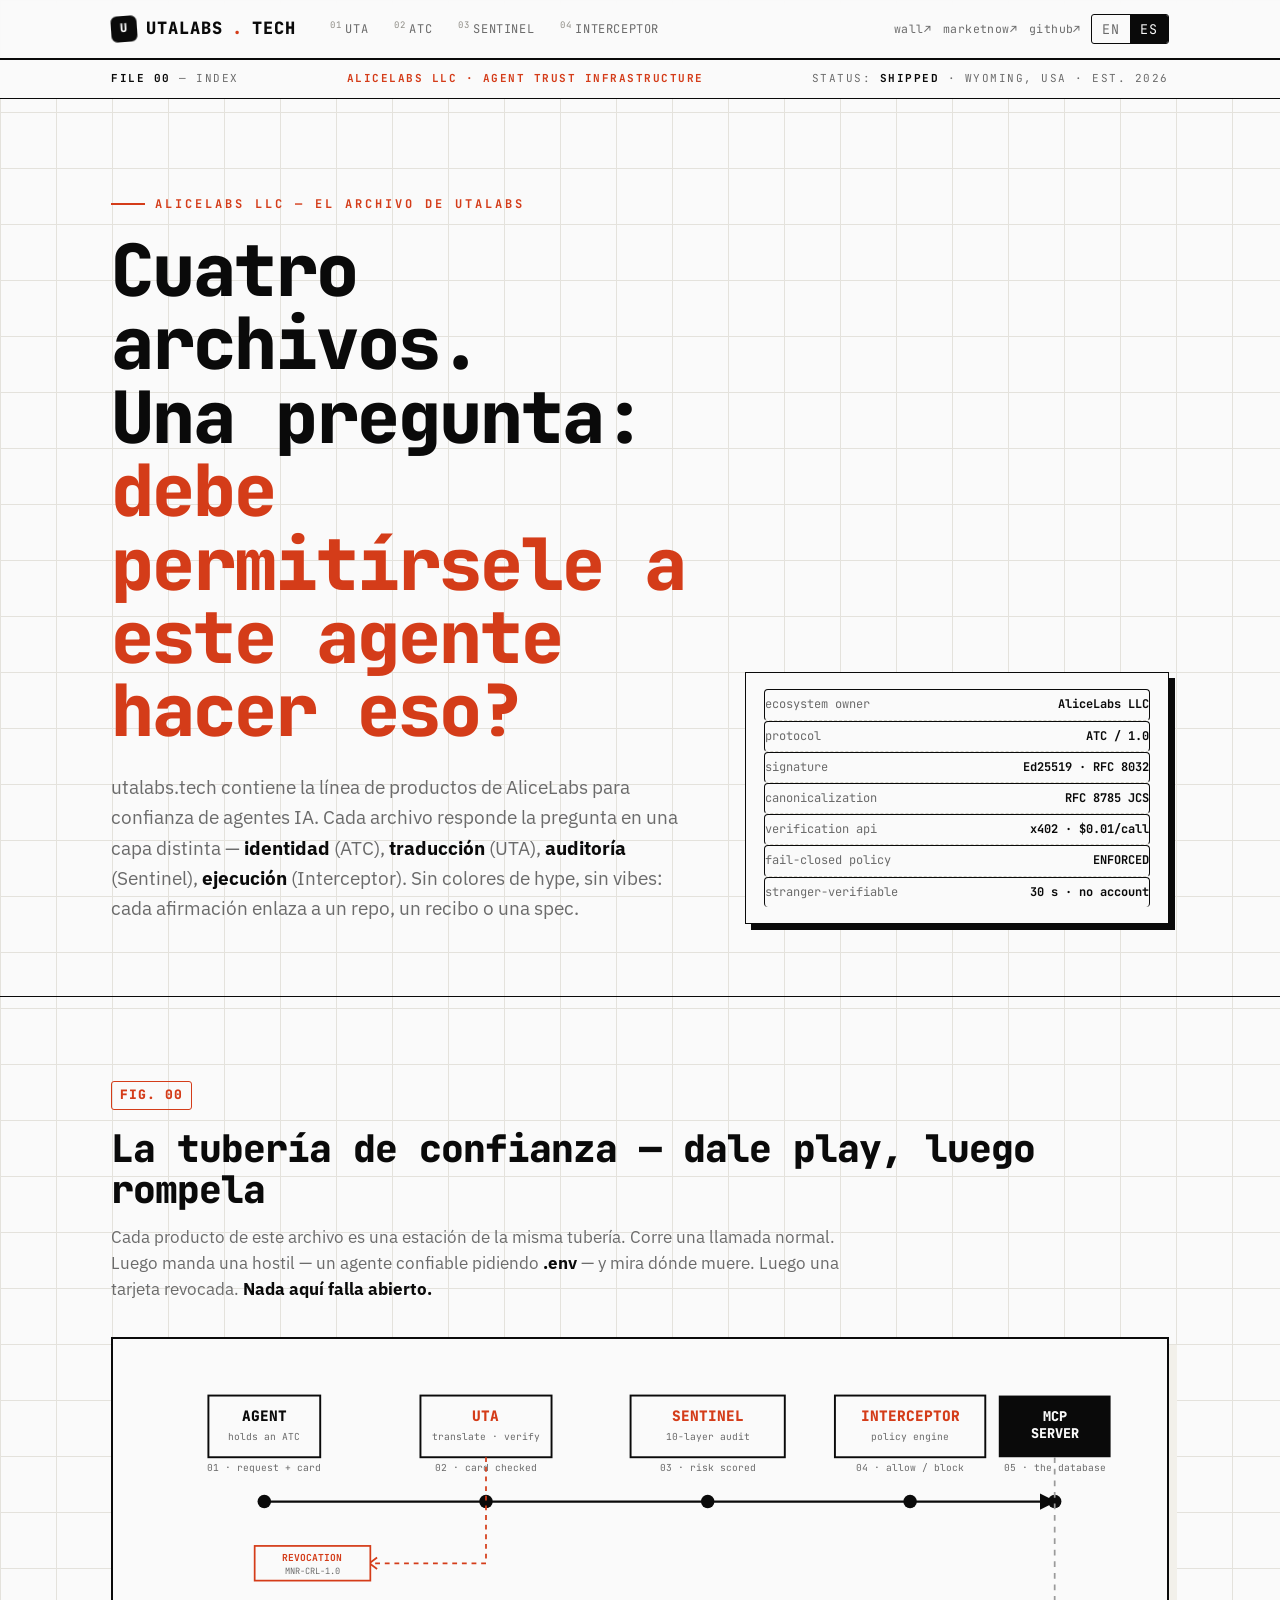
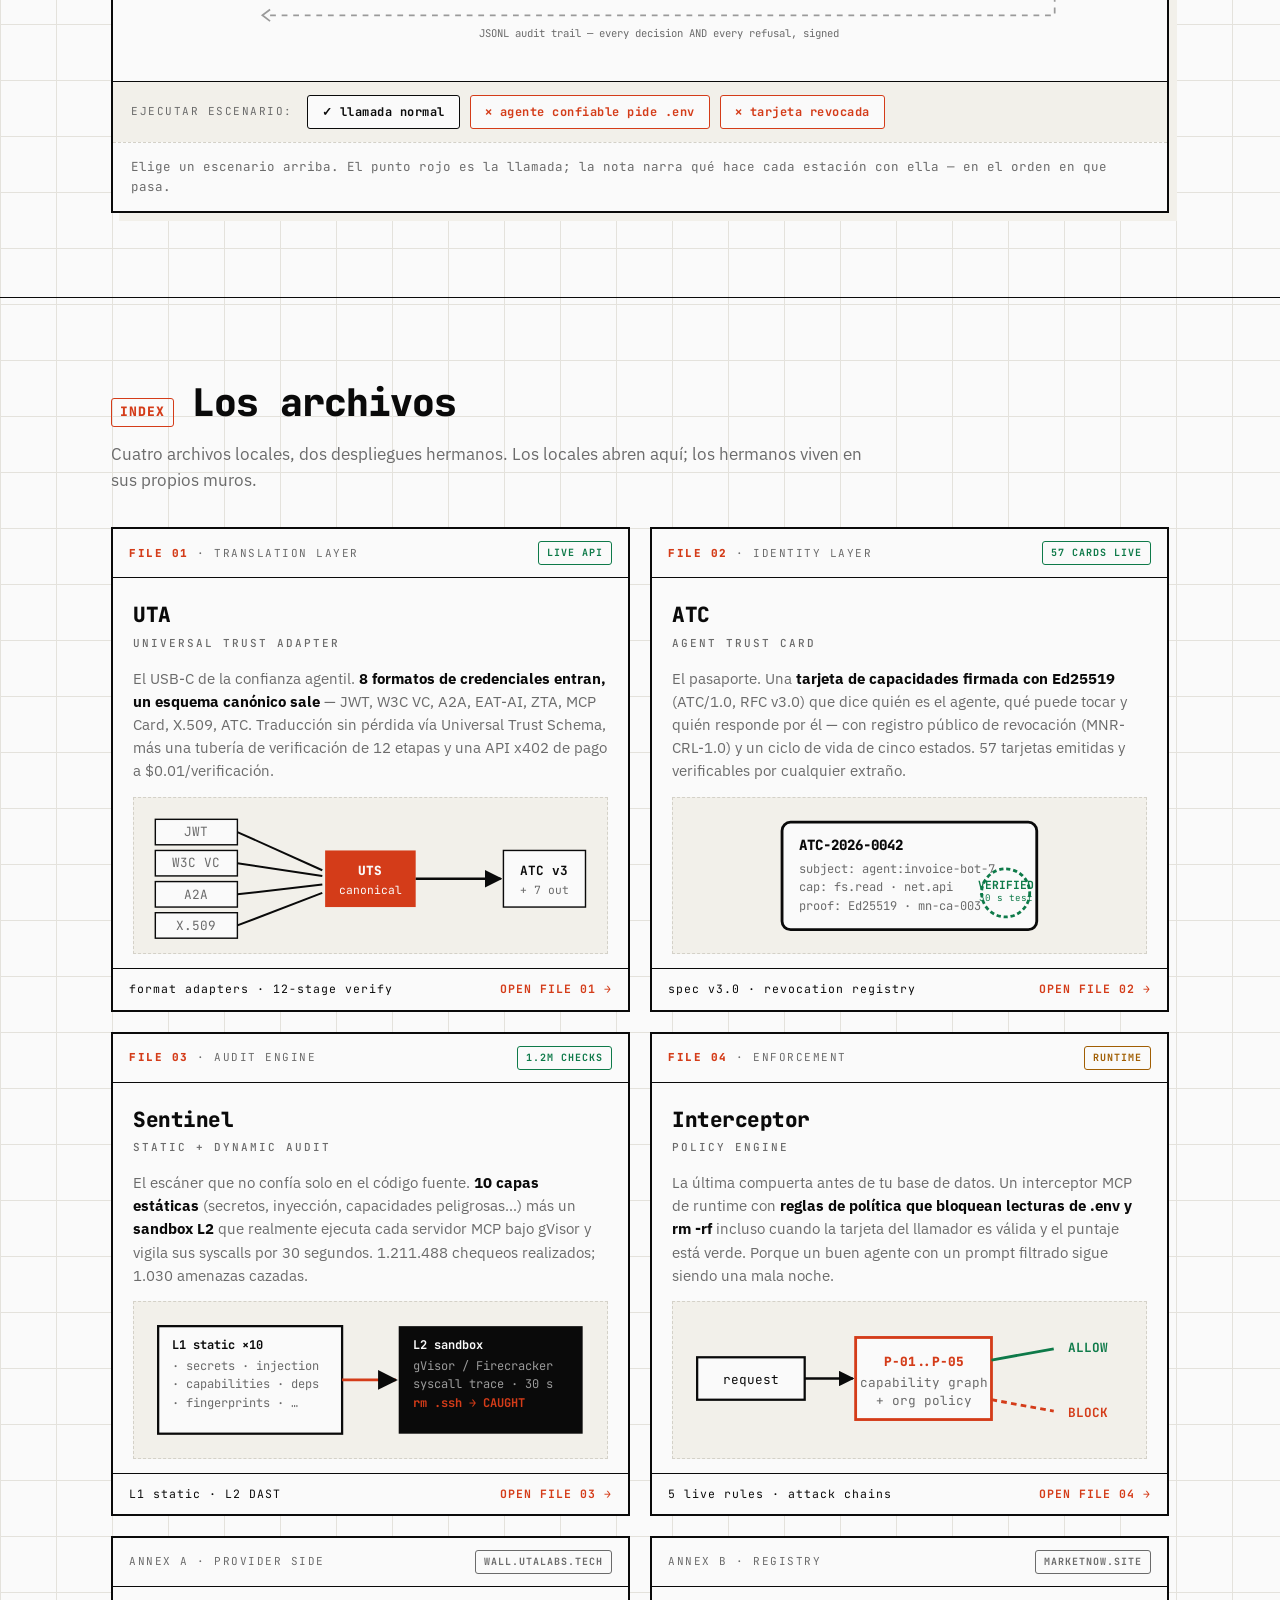
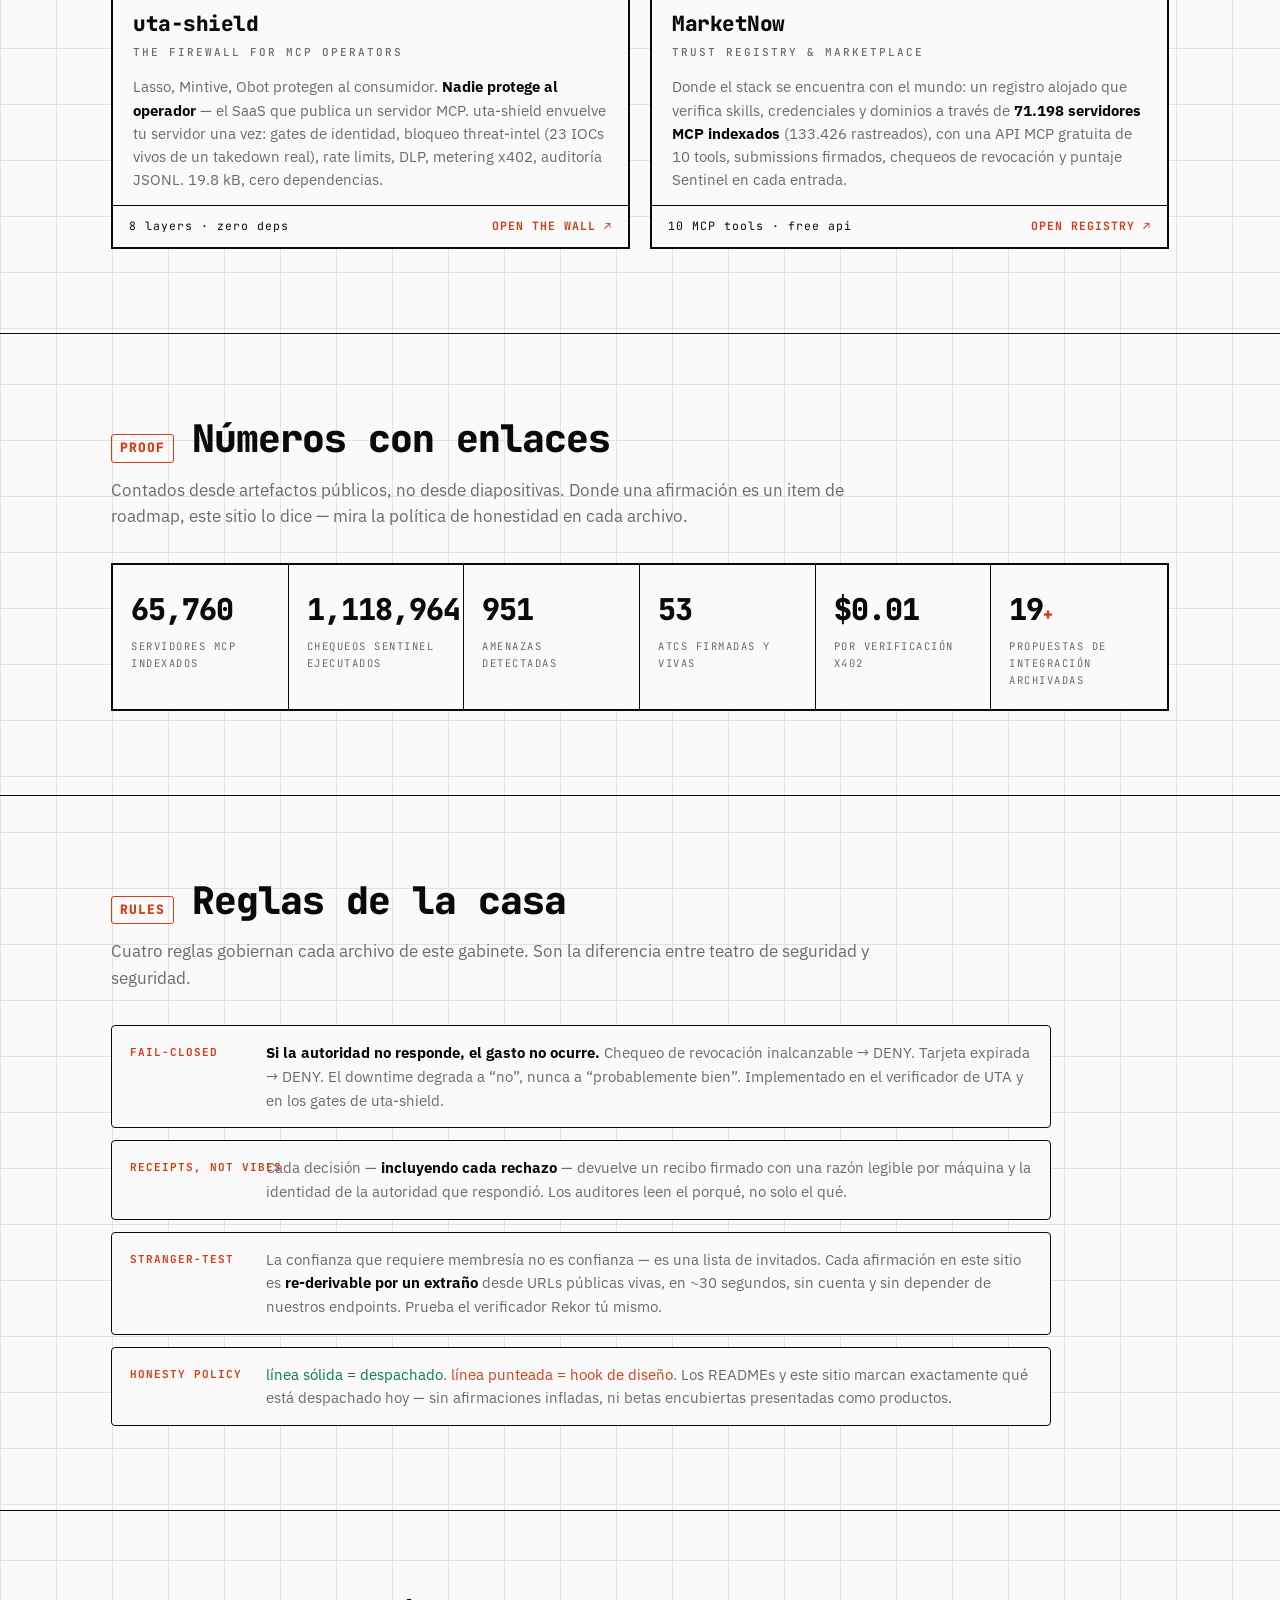
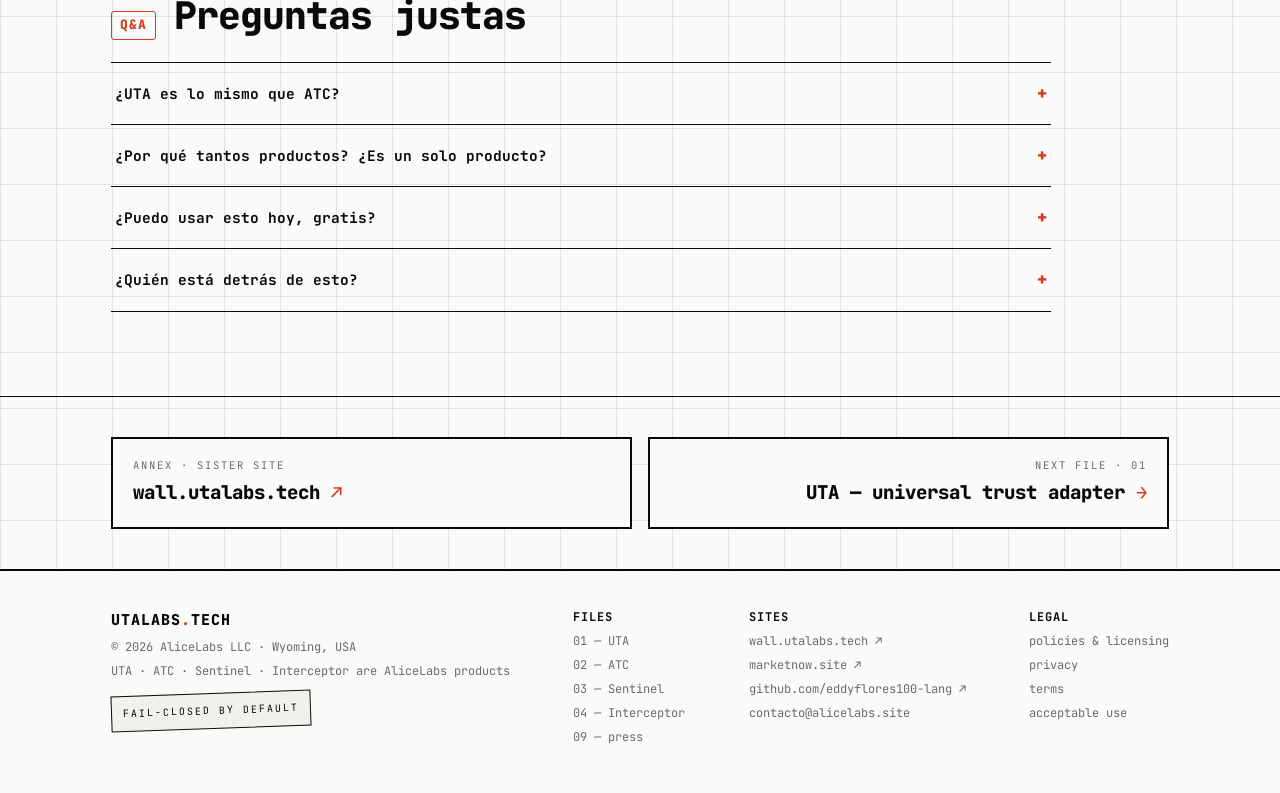
<file: index.html>
<!DOCTYPE html>

<html data-lang="es" lang="es">
<head>
<meta charset="utf-8"/>
<meta content="width=device-width, initial-scale=1.0" name="viewport"/>
<title data-en="utalabs.tech — agent trust infrastructure, in files · AliceLabs LLC">utalabs.tech — infraestructura de confianza para agentes, en archivos · AliceLabs LLC</title>
<meta content="utalabs.tech es el archivo de la pila de confianza para agentes de AliceLabs: UTA (traducción de credenciales), ATC (identidad de agentes), Sentinel (motor de auditoría), Interceptor (ejecución de políticas). Una pregunta recorre cada archivo: ¿se le debe permitir a este agente hacer eso?" name="description"/>
<link href="https://utalabs.tech/" rel="canonical"/>
<link href="data:image/svg+xml,%3Csvg xmlns='http://www.w3.org/2000/svg' viewBox='0 0 32 32'%3E%3Crect width='32' height='32' rx='6' fill='%230a0a0a'/%3E%3Cpath d='M8 10 L8 22 M8 22 L16 9 L24 22 M24 10 L24 22' stroke='%23d43c19' stroke-width='2.6' fill='none' stroke-linecap='square'/%3E%3C/svg%3E" rel="icon"/>
<meta content="utalabs.tech — agent trust infrastructure, in files" property="og:title"/>
<meta content="UTA · ATC · Sentinel · Interceptor. Four files, one question: should this agent be allowed to do that? By AliceLabs LLC." property="og:description"/>
<meta content="https://utalabs.tech/" property="og:url"/>
<link href="https://fonts.googleapis.com" rel="preconnect"/>
<link crossorigin="" href="https://fonts.gstatic.com" rel="preconnect"/>
<link href="https://fonts.googleapis.com/css2?family=JetBrains+Mono:wght@400;500;700;800&amp;family=IBM+Plex+Sans:wght@400;500;600;700&amp;display=swap" rel="stylesheet"/>
<link href="/assets/site.css" rel="stylesheet"/>
</head>
<body>
<!-- ============ NAV ============ -->
<nav class="topbar">
<div class="wrap">
<a class="brand" href="/"><span class="stamp">U</span>UTALABS<span style="color:var(--signal)">.</span>TECH</a>
<div class="navfiles">
<a href="/uta/"><sup>01</sup>UTA</a>
<a href="/atc/"><sup>02</sup>ATC</a>
<a href="/sentinel/"><sup>03</sup>SENTINEL</a>
<a href="/interceptor/"><sup>04</sup>INTERCEPTOR</a>
</div>
<div class="navright">
<div class="extlinks">
<a href="https://wall.utalabs.tech" title="uta-shield — provider-side MCP firewall">wall↗</a>
<a href="https://www.marketnow.site" title="MarketNow — trust registry">marketnow↗</a>
<a href="https://github.com/eddyflores100-lang" title="GitHub">github↗</a>
</div>
<div class="langsw">
<button class="" data-setlang="en">EN</button>
<button class="on" data-setlang="es">ES</button>
</div>
</div>
</div>
</nav>
<!-- ============ FILE STRIP ============ -->
<div class="filestrip">
<div class="wrap">
<span><b>FILE 00</b> — index</span>
<span class="fs-signal">ALICELABS LLC · agent trust infrastructure</span>
<span>status: <b class="ok">shipped</b> · wyoming, usa · est. 2026</span>
</div>
</div>
<!-- ============ HERO ============ -->
<header class="hero">
<div class="wrap herorow">
<div>
<div class="kick" data-en="AliceLabs LLC — the utalabs file cabinet">AliceLabs LLC — el archivo de utalabs</div>
<h1 class="mega" data-en="Four files.&lt;br/&gt;One question: &lt;em&gt;should this agent be allowed to do that?&lt;/em&gt;">Cuatro archivos.<br/>Una pregunta: <em>debe permitírsele a este agente hacer eso?</em></h1>
<p class="tagline" data-en="utalabs.tech holds the AliceLabs product line for AI-agent trust. Each file answers the question at a different layer — &lt;b&gt;identity&lt;/b&gt; (ATC), &lt;b&gt;translation&lt;/b&gt; (UTA), &lt;b&gt;audit&lt;/b&gt; (Sentinel), &lt;b&gt;enforcement&lt;/b&gt; (Interceptor). No hype colors, no vibes: every claim here links to a repo, a receipt or a spec.">utalabs.tech contiene la línea de productos de AliceLabs para confianza de agentes IA. Cada archivo responde la pregunta en una capa distinta — <b>identidad</b> (ATC), <b>traducción</b> (UTA), <b>auditoría</b> (Sentinel), <b>ejecución</b> (Interceptor). Sin colores de hype, sin vibes: cada afirmación enlaza a un repo, un recibo o una spec.</p>
</div>
<aside class="herometa rv">
<div class="row"><span>ecosystem owner</span><b>AliceLabs LLC</b></div>
<div class="row"><span>protocol</span><b>ATC / 1.0</b></div>
<div class="row"><span>signature</span><b>Ed25519 · RFC 8032</b></div>
<div class="row"><span>canonicalization</span><b>RFC 8785 JCS</b></div>
<div class="row"><span>verification api</span><b>x402 · $0.01/call</b></div>
<div class="row"><span>fail-closed policy</span><b class="ok">ENFORCED</b></div>
<div class="row"><span>stranger-verifiable</span><b class="ok">30 s · no account</b></div>
</aside>
</div>
</header>
<!-- ============ INTERACTIVE PIPELINE ============ -->
<section class="blk" id="pipeline">
<div class="wrap">
<div class="sec-head rv"><span class="no">FIG. 00</span><h2 data-en="The trust pipeline — press play, then break it">La tubería de confianza — dale play, luego rompela</h2></div>
<p class="lede rv" data-en="Every product in this cabinet is one station of the same pipeline. Run a normal request. Then send a hostile one — a trusted agent asking for &lt;b&gt;.env&lt;/b&gt; — and watch where it dies. Then send a revoked card. &lt;b&gt;Nothing here ever fails open.&lt;/b&gt;">Cada producto de este archivo es una estación de la misma tubería. Corre una llamada normal. Luego manda una hostil — un agente confiable pidiendo <b>.env</b> — y mira dónde muere. Luego una tarjeta revocada. <b>Nada aquí falla abierto.</b></p>
<div class="pipebox rv" id="pipe">
<div class="pipe-scene">
<svg aria-label="trust pipeline diagram" role="img" style="min-width:760px" viewbox="0 0 1040 330" width="100%">
<defs>
<marker id="ar" markerheight="7" markerwidth="7" orient="auto-start-reverse" refx="9" refy="5" viewbox="0 0 10 10">
<path d="M0 0 L10 5 L0 10 z" fill="#0a0a0a"></path>
</marker>
</defs>
<!-- main line -->
<line marker-end="url(#ar)" stroke="#0a0a0a" stroke-width="2.5" x1="130" x2="950" y1="150" y2="150"></line>
<!-- stations -->
<g class="pstep">
<circle class="stop" cx="130" cy="150" fill="#0a0a0a" r="7"></circle>
<rect fill="#fafafa" height="64" stroke="#0a0a0a" stroke-width="2" width="116" x="72" y="40"></rect>
<text fill="#0a0a0a" font-family="JetBrains Mono" font-size="15" font-weight="800" text-anchor="middle" x="130" y="66">AGENT</text>
<text fill="#6b6b6b" font-family="JetBrains Mono" font-size="10" text-anchor="middle" x="130" y="86">holds an ATC</text>
<text fill="#6b6b6b" font-family="JetBrains Mono" font-size="10" text-anchor="middle" x="130" y="118">01 · request + card</text>
</g>
<g class="pstep">
<circle class="stop" cx="360" cy="150" fill="#0a0a0a" r="7"></circle>
<rect fill="#fafafa" height="64" stroke="#0a0a0a" stroke-width="2" width="136" x="292" y="40"></rect>
<text fill="#d43c19" font-family="JetBrains Mono" font-size="15" font-weight="800" text-anchor="middle" x="360" y="66">UTA</text>
<text fill="#6b6b6b" font-family="JetBrains Mono" font-size="10" text-anchor="middle" x="360" y="86">translate · verify</text>
<text fill="#6b6b6b" font-family="JetBrains Mono" font-size="10" text-anchor="middle" x="360" y="118">02 · card checked</text>
</g>
<g class="pstep">
<circle class="stop" cx="590" cy="150" fill="#0a0a0a" r="7"></circle>
<rect fill="#fafafa" height="64" stroke="#0a0a0a" stroke-width="2" width="160" x="510" y="40"></rect>
<text fill="#d43c19" font-family="JetBrains Mono" font-size="15" font-weight="800" text-anchor="middle" x="590" y="66">SENTINEL</text>
<text fill="#6b6b6b" font-family="JetBrains Mono" font-size="10" text-anchor="middle" x="590" y="86">10-layer audit</text>
<text fill="#6b6b6b" font-family="JetBrains Mono" font-size="10" text-anchor="middle" x="590" y="118">03 · risk scored</text>
</g>
<g class="pstep">
<circle class="stop" cx="800" cy="150" fill="#0a0a0a" r="7"></circle>
<rect fill="#fafafa" height="64" stroke="#0a0a0a" stroke-width="2" width="156" x="722" y="40"></rect>
<text fill="#d43c19" font-family="JetBrains Mono" font-size="15" font-weight="800" text-anchor="middle" x="800" y="66">INTERCEPTOR</text>
<text fill="#6b6b6b" font-family="JetBrains Mono" font-size="10" text-anchor="middle" x="800" y="86">policy engine</text>
<text fill="#6b6b6b" font-family="JetBrains Mono" font-size="10" text-anchor="middle" x="800" y="118">04 · allow / block</text>
</g>
<g class="pstep">
<circle class="stop" cx="950" cy="150" fill="#0a0a0a" r="7"></circle>
<rect fill="#0a0a0a" height="64" width="116" x="892" y="40"></rect>
<text fill="#fafafa" font-family="JetBrains Mono" font-size="14" font-weight="800" text-anchor="middle" x="950" y="66">MCP</text>
<text fill="#fafafa" font-family="JetBrains Mono" font-size="14" font-weight="800" text-anchor="middle" x="950" y="84">SERVER</text>
<text fill="#6b6b6b" font-family="JetBrains Mono" font-size="10" text-anchor="middle" x="950" y="118">05 · the database</text>
</g>
<!-- audit trail return line -->
<path d="M 950 104 L 950 268 L 130 268" fill="none" stroke="#9a9a9a" stroke-dasharray="6 6" stroke-width="1.8"></path>
<path d="M 136 262 L 128 268 L 136 274" fill="none" stroke="#9a9a9a" stroke-width="1.8"></path>
<text fill="#6b6b6b" font-family="JetBrains Mono" font-size="11" text-anchor="middle" x="540" y="290">JSONL audit trail — every decision AND every refusal, signed</text>
<!-- revocation branch -->
<path d="M 360 104 L 360 214 L 240 214" fill="none" stroke="#d43c19" stroke-dasharray="5 5" stroke-width="1.8"></path>
<path d="M 247 208 L 239 214 L 247 220" fill="none" stroke="#d43c19" stroke-width="1.8"></path>
<rect fill="#fafafa" height="36" stroke="#d43c19" stroke-width="1.8" width="120" x="120" y="196"></rect>
<text fill="#d43c19" font-family="JetBrains Mono" font-size="10" font-weight="700" text-anchor="middle" x="180" y="212">REVOCATION</text>
<text fill="#6b6b6b" font-family="JetBrains Mono" font-size="9" text-anchor="middle" x="180" y="225">MNR-CRL-1.0</text>
<!-- moving packet -->
<circle class="pkt" cx="130" cy="150" fill="#d43c19" r="8" stroke="#0a0a0a" stroke-width="2" style="opacity:0;transition:cx .6s ease,cy .6s ease,opacity .3s"></circle>
</svg>
</div>
<div class="pipe-controls">
<span class="lbl" data-en="run scenario:">ejecutar escenario:</span>
<button class="tbtn" data-en="✓ normal request" data-pipe="normal" onclick="pipePlay('normal')">✓ llamada normal</button>
<button class="tbtn danger" data-en="✕ trusted agent asks for .env" data-pipe="hostile" onclick="pipePlay('hostile')">✕ agente confiable pide .env</button>
<button class="tbtn danger" data-en="✕ revoked card" data-pipe="revoked" onclick="pipePlay('revoked')">✕ tarjeta revocada</button>
</div>
<div class="pipe-note" data-en="Pick a scenario above. The red dot is the request; the note below narrates what each station does with it — in the order it happens." id="pipe-note">Elige un escenario arriba. El punto rojo es la llamada; la nota narra qué hace cada estación con ella — en el orden en que pasa.</div>
</div>
</div>
</section>
<!-- ============ PRODUCT FILES ============ -->
<section class="blk" id="files">
<div class="wrap">
<div class="sec-head rv"><span class="no">INDEX</span><h2 data-en="The files">Los archivos</h2></div>
<p class="lede rv" data-en="Four local files, two sister deployments. Local files open here; sisters live on their own walls.">Cuatro archivos locales, dos despliegues hermanos. Los locales abren aquí; los hermanos viven en sus propios muros.</p>
<div class="grid-products">
<a class="pcard rv" href="/uta/">
<div class="pc-top"><span><span class="idx">FILE 01</span> · translation layer</span><span class="badge">live api</span></div>
<div class="pc-body">
<h3>UTA<small>universal trust adapter</small></h3>
<p data-en="The USB-C of agent trust. &lt;b&gt;8 credential formats in, one canonical schema out&lt;/b&gt; — JWT, W3C VC, A2A, EAT-AI, ZTA, MCP Card, X.509, ATC. Lossless translation through the Universal Trust Schema, plus a 12-stage verification pipeline and a paid x402 API at $0.01/verify.">El USB-C de la confianza agentil. <b>8 formatos de credenciales entran, un esquema canónico sale</b> — JWT, W3C VC, A2A, EAT-AI, ZTA, MCP Card, X.509, ATC. Traducción sin pérdida vía Universal Trust Schema, más una tubería de verificación de 12 etapas y una API x402 de pago a $0.01/verificación.</p>
<div class="pc-art">
<svg viewbox="0 0 320 96" width="100%">
<g fill="#6b6b6b" font-family="JetBrains Mono" font-size="9">
<rect fill="#fafafa" height="18" stroke="#0a0a0a" width="58" x="8" y="8"></rect><text text-anchor="middle" x="37" y="20">JWT</text>
<rect fill="#fafafa" height="18" stroke="#0a0a0a" width="58" x="8" y="30"></rect><text text-anchor="middle" x="37" y="42">W3C VC</text>
<rect fill="#fafafa" height="18" stroke="#0a0a0a" width="58" x="8" y="52"></rect><text text-anchor="middle" x="37" y="64">A2A</text>
<rect fill="#fafafa" height="18" stroke="#0a0a0a" width="58" x="8" y="74"></rect><text text-anchor="middle" x="37" y="86">X.509</text>
<rect fill="#d43c19" height="40" width="64" x="128" y="30"></rect>
<text fill="#fafafa" font-weight="800" text-anchor="middle" x="160" y="47">UTS</text>
<text fill="#fafafa" font-size="8" text-anchor="middle" x="160" y="61">canonical</text>
<rect fill="#fafafa" height="40" stroke="#0a0a0a" width="58" x="254" y="30"></rect>
<text fill="#0a0a0a" font-weight="700" text-anchor="middle" x="283" y="47">ATC v3</text>
<text fill="#6b6b6b" font-size="8" text-anchor="middle" x="283" y="61">+ 7 out</text>
<line stroke="#0a0a0a" stroke-width="1.4" x1="66" x2="126" y1="17" y2="44"></line>
<line stroke="#0a0a0a" stroke-width="1.4" x1="66" x2="126" y1="39" y2="48"></line>
<line stroke="#0a0a0a" stroke-width="1.4" x1="66" x2="126" y1="61" y2="54"></line>
<line stroke="#0a0a0a" stroke-width="1.4" x1="66" x2="126" y1="83" y2="60"></line>
<line marker-end="url(#ar)" stroke="#0a0a0a" stroke-width="1.8" x1="192" x2="252" y1="50" y2="50"></line>
</g>
</svg>
</div>
</div>
<div class="pc-foot"><span>format adapters · 12-stage verify</span><span class="go">OPEN FILE 01 →</span></div>
</a>
<a class="pcard rv" href="/atc/">
<div class="pc-top"><span><span class="idx">FILE 02</span> · identity layer</span><span class="badge">57 cards live</span></div>
<div class="pc-body">
<h3>ATC<small>agent trust card</small></h3>
<p data-en="The passport. An &lt;b&gt;Ed25519-signed capability card&lt;/b&gt; (ATC/1.0, v3.0 RFC) that says who the agent is, what it may touch, and who vouches for it — with a public revocation registry (MNR-CRL-1.0) and a lifecycle of five states. 57 cards already issued and verifiable by any stranger.">El pasaporte. Una <b>tarjeta de capacidades firmada con Ed25519</b> (ATC/1.0, RFC v3.0) que dice quién es el agente, qué puede tocar y quién responde por él — con registro público de revocación (MNR-CRL-1.0) y un ciclo de vida de cinco estados. 57 tarjetas emitidas y verificables por cualquier extraño.</p>
<div class="pc-art">
<svg viewbox="0 0 320 96" width="100%">
<g font-family="JetBrains Mono">
<rect fill="#fafafa" height="76" rx="6" stroke="#0a0a0a" stroke-width="2" width="180" x="70" y="10"></rect>
<text fill="#0a0a0a" font-size="10" font-weight="800" x="82" y="30">ATC-2026-0042</text>
<text fill="#6b6b6b" font-size="8.5" x="82" y="46">subject: agent:invoice-bot-7</text>
<text fill="#6b6b6b" font-size="8.5" x="82" y="59">cap: fs.read · net.api</text>
<text fill="#6b6b6b" font-size="8.5" x="82" y="72">proof: Ed25519 · mn-ca-003</text>
<circle cx="228" cy="60" fill="none" r="17" stroke="#0e7a49" stroke-dasharray="3 2" stroke-width="2"></circle>
<text fill="#0e7a49" font-size="8" font-weight="700" text-anchor="middle" x="228" y="57">VERIFIED</text>
<text fill="#0e7a49" font-size="6.5" text-anchor="middle" x="228" y="66">30 s test</text>
</g>
</svg>
</div>
</div>
<div class="pc-foot"><span>spec v3.0 · revocation registry</span><span class="go">OPEN FILE 02 →</span></div>
</a>
<a class="pcard rv" href="/sentinel/">
<div class="pc-top"><span><span class="idx">FILE 03</span> · audit engine</span><span class="badge">1.2M checks</span></div>
<div class="pc-body">
<h3>Sentinel<small>static + dynamic audit</small></h3>
<p data-en="The scanner that doesn't trust source code alone. &lt;b&gt;10 static layers&lt;/b&gt; (secrets, injection, dangerous capabilities…) plus an &lt;b&gt;L2 sandbox&lt;/b&gt; that actually runs each MCP server under gVisor and watches its syscalls for 30 seconds. 1,211,488 checks performed; 1,030 threats caught.">El escáner que no confía solo en el código fuente. <b>10 capas estáticas</b> (secretos, inyección, capacidades peligrosas…) más un <b>sandbox L2</b> que realmente ejecuta cada servidor MCP bajo gVisor y vigila sus syscalls por 30 segundos. 1.211.488 chequeos realizados; 1.030 amenazas cazadas.</p>
<div class="pc-art">
<svg viewbox="0 0 320 96" width="100%">
<g font-family="JetBrains Mono" font-size="8.5">
<rect fill="#fafafa" height="76" stroke="#0a0a0a" stroke-width="1.6" width="130" x="10" y="10"></rect>
<text fill="#0a0a0a" font-weight="700" x="20" y="26">L1 static ×10</text>
<text fill="#6b6b6b" x="20" y="41">· secrets · injection</text>
<text fill="#6b6b6b" x="20" y="54">· capabilities · deps</text>
<text fill="#6b6b6b" x="20" y="67">· fingerprints · …</text>
<rect fill="#0a0a0a" height="76" width="130" x="180" y="10"></rect>
<text fill="#fafafa" font-weight="700" x="190" y="26">L2 sandbox</text>
<text fill="#9a9a9a" x="190" y="41">gVisor / Firecracker</text>
<text fill="#9a9a9a" x="190" y="54">syscall trace · 30 s</text>
<text fill="#d43c19" font-weight="700" x="190" y="67">rm .ssh → CAUGHT</text>
<line marker-end="url(#ar)" stroke="#d43c19" stroke-width="2" x1="140" x2="178" y1="48" y2="48"></line>
</g>
</svg>
</div>
</div>
<div class="pc-foot"><span>L1 static · L2 DAST</span><span class="go">OPEN FILE 03 →</span></div>
</a>
<a class="pcard rv" href="/interceptor/">
<div class="pc-top"><span><span class="idx">FILE 04</span> · enforcement</span><span class="badge hook">runtime</span></div>
<div class="pc-body">
<h3>Interceptor<small>policy engine</small></h3>
<p data-en="The last gate before your database. A runtime MCP interceptor holding &lt;b&gt;policy rules that block .env reads and rm -rf&lt;/b&gt; even when the caller's card is valid and the score is green. Because a good agent with a leaked prompt is still a bad night.">La última compuerta antes de tu base de datos. Un interceptor MCP de runtime con <b>reglas de política que bloquean lecturas de .env y rm -rf</b> incluso cuando la tarjeta del llamador es válida y el puntaje está verde. Porque un buen agente con un prompt filtrado sigue siendo una mala noche.</p>
<div class="pc-art">
<svg viewbox="0 0 320 96" width="100%">
<g font-family="JetBrains Mono" font-size="9">
<rect fill="#fafafa" height="30" stroke="#0a0a0a" stroke-width="1.6" width="76" x="10" y="32"></rect>
<text fill="#0a0a0a" text-anchor="middle" x="48" y="51">request</text>
<rect fill="#fafafa" height="58" stroke="#d43c19" stroke-width="2" width="96" x="122" y="18"></rect>
<text fill="#d43c19" font-weight="800" text-anchor="middle" x="170" y="38">P-01..P-05</text>
<text fill="#6b6b6b" text-anchor="middle" x="170" y="53">capability graph</text>
<text fill="#6b6b6b" text-anchor="middle" x="170" y="66">+ org policy</text>
<line marker-end="url(#ar)" stroke="#0a0a0a" stroke-width="1.6" x1="86" x2="120" y1="47" y2="47"></line>
<line stroke="#0e7a49" stroke-width="2" x1="218" x2="262" y1="34" y2="26"></line>
<text fill="#0e7a49" font-weight="700" text-anchor="middle" x="286" y="28">ALLOW</text>
<line stroke="#d43c19" stroke-dasharray="4 3" stroke-width="2" x1="218" x2="262" y1="62" y2="70"></line>
<text fill="#d43c19" font-weight="700" text-anchor="middle" x="286" y="74">BLOCK</text>
</g>
</svg>
</div>
</div>
<div class="pc-foot"><span>5 live rules · attack chains</span><span class="go">OPEN FILE 04 →</span></div>
</a>
<a class="pcard rv" href="https://wall.utalabs.tech" rel="noopener" target="_blank">
<div class="pc-top"><span>ANNEX A · provider side</span><span class="badge ext">wall.utalabs.tech</span></div>
<div class="pc-body">
<h3>uta-shield<small>the firewall for mcp operators</small></h3>
<p data-en="Lasso, Mintive, Obot protect the consumer. &lt;b&gt;Nobody protects the operator&lt;/b&gt; — the SaaS publishing an MCP server. uta-shield wraps your server once: identity gates, threat-intel blocking (23 live IOCs from a real takedown), rate limits, DLP, x402 metering, JSONL audit. 19.8 kB, zero dependencies.">Lasso, Mintive, Obot protegen al consumidor. <b>Nadie protege al operador</b> — el SaaS que publica un servidor MCP. uta-shield envuelve tu servidor una vez: gates de identidad, bloqueo threat-intel (23 IOCs vivos de un takedown real), rate limits, DLP, metering x402, auditoría JSONL. 19.8 kB, cero dependencias.</p>
</div>
<div class="pc-foot"><span>8 layers · zero deps</span><span class="go">OPEN THE WALL ↗</span></div>
</a>
<a class="pcard rv" href="https://www.marketnow.site" rel="noopener" target="_blank">
<div class="pc-top"><span>ANNEX B · registry</span><span class="badge ext">marketnow.site</span></div>
<div class="pc-body">
<h3>MarketNow<small>trust registry &amp; marketplace</small></h3>
<p data-en="Where the stack meets the world: a hosted registry verifying skills, credentials and domains across &lt;b&gt;71,198 indexed MCP servers&lt;/b&gt; (133,426 tracked), with a free 10-tool MCP API, signed skill submissions, revocation checks and Sentinel scoring on every entry.">Donde el stack se encuentra con el mundo: un registro alojado que verifica skills, credenciales y dominios a través de <b>71.198 servidores MCP indexados</b> (133.426 rastreados), con una API MCP gratuita de 10 tools, submissions firmados, chequeos de revocación y puntaje Sentinel en cada entrada.</p>
</div>
<div class="pc-foot"><span>10 MCP tools · free api</span><span class="go">OPEN REGISTRY ↗</span></div>
</a>
</div>
</div>
</section>
<!-- ============ STATS ============ -->
<section class="blk">
<div class="wrap">
<div class="sec-head rv"><span class="no">PROOF</span><h2 data-en="Numbers with links">Números con enlaces</h2></div>
<p class="lede rv" data-en="Counted from public artifacts, not from slide decks. Where a claim is a roadmap item, this site says so — see the honesty policy on each file.">Contados desde artefactos públicos, no desde diapositivas. Donde una afirmación es un item de roadmap, este sitio lo dice — mira la política de honestidad en cada archivo.</p>
<div class="stats rv">
<div class="st"><div class="n"><span data-count="71198">0</span></div><div class="l" data-en="MCP servers indexed">servidores MCP indexados</div></div>
<div class="st"><div class="n"><span data-count="1211488">0</span></div><div class="l" data-en="sentinel checks run">chequeos sentinel ejecutados</div></div>
<div class="st"><div class="n"><span data-count="1030">0</span></div><div class="l" data-en="threats detected">amenazas detectadas</div></div>
<div class="st"><div class="n"><span data-count="57">0</span></div><div class="l" data-en="ATCs signed &amp;amp; live">ATCs firmadas y vivas</div></div>
<div class="st"><div class="n">$<span data-count="0.01" data-dec="2">0</span></div><div class="l" data-en="per x402 verification">por verificación x402</div></div>
<div class="st"><div class="n"><span data-count="21">0</span><span class="u">+</span></div><div class="l" data-en="integration proposals filed">propuestas de integración archivadas</div></div>
</div>
</div>
</section>
<!-- ============ PRINCIPLES ============ -->
<section class="blk">
<div class="wrap">
<div class="sec-head rv"><span class="no">RULES</span><h2 data-en="House rules">Reglas de la casa</h2></div>
<p class="lede rv" data-en="Four rules govern every file in this cabinet. They are the difference between security theater and security.">Cuatro reglas gobiernan cada archivo de este gabinete. Son la diferencia entre teatro de seguridad y seguridad.</p>
<div class="rows rv">
<div class="row"><div class="b">fail-closed</div><p data-en="&lt;b&gt;If the authority can't answer, the spend doesn't happen.&lt;/b&gt; Unreachable revocation check → DENY. Expired card → DENY. Downtime degrades to “no”, never to “probably fine”. Implemented in UTA's verifier and in uta-shield's gates."><b>Si la autoridad no responde, el gasto no ocurre.</b> Chequeo de revocación inalcanzable → DENY. Tarjeta expirada → DENY. El downtime degrada a “no”, nunca a “probablemente bien”. Implementado en el verificador de UTA y en los gates de uta-shield.</p></div>
<div class="row"><div class="b">receipts, not vibes</div><p data-en="Every decision — &lt;b&gt;including every refusal&lt;/b&gt; — returns a signed receipt with a machine-readable reason and the identity of the authority that answered. Auditors read why, not just what.">Cada decisión — <b>incluyendo cada rechazo</b> — devuelve un recibo firmado con una razón legible por máquina y la identidad de la autoridad que respondió. Los auditores leen el porqué, no solo el qué.</p></div>
<div class="row"><div class="b">stranger-test</div><p data-en="Trust that requires membership is not trust — it's a guest list. Every claim on this site is &lt;b&gt;re-derivable by a stranger&lt;/b&gt; from live public URLs, in ~30 seconds, with no account and no reliance on our endpoints. Try the Rekor verifier yourself.">La confianza que requiere membresía no es confianza — es una lista de invitados. Cada afirmación en este sitio es <b>re-derivable por un extraño</b> desde URLs públicas vivas, en ~30 segundos, sin cuenta y sin depender de nuestros endpoints. Prueba el verificador Rekor tú mismo.</p></div>
<div class="row"><div class="b">honesty policy</div><p data-en='&lt;span class="ok"&gt;solid line = shipped&lt;/span&gt;. &lt;span class="sig"&gt;dashed line = design hook&lt;/span&gt;. READMEs and this site mark exactly what ships today — no inflated claims, no stealth betas presented as products.'><span class="ok">línea sólida = despachado</span>. <span class="sig">línea punteada = hook de diseño</span>. Los READMEs y este sitio marcan exactamente qué está despachado hoy — sin afirmaciones infladas, ni betas encubiertas presentadas como productos.</p></div>
</div>
</div>
</section>
<!-- ============ FAQ ============ -->
<section class="blk">
<div class="wrap">
<div class="sec-head rv"><span class="no">Q&amp;A</span><h2 data-en="Fair questions">Preguntas justas</h2></div>
<div class="faq rv mt2">
<details>
<summary><span data-en="Is UTA the same thing as ATC?">¿UTA es lo mismo que ATC?</span><span class="pm">+</span></summary>
<div class="fa" data-en="No. &lt;b&gt;ATC&lt;/b&gt; is the protocol — a signed card format with a spec, a lifecycle and a revocation registry. &lt;b&gt;UTA&lt;/b&gt; is the adapter that speaks every format (ATC among them) and translates/verifies through one canonical schema. Think passport vs. border checkpoint.">No. <b>ATC</b> es el protocolo — un formato de tarjeta firmada con spec, ciclo de vida y registro de revocación. <b>UTA</b> es el adaptador que habla todos los formatos (ATC entre ellos) y traduce/verifica a través de un esquema canónico. Piensa pasaporte vs. puesto fronterizo.</div>
</details>
<details>
<summary><span data-en="Why so many products? Is this one product?">¿Por qué tantos productos? ¿Es un solo producto?</span><span class="pm">+</span></summary>
<div class="fa" data-en="It's one question with four answers, at four layers: &lt;b&gt;ATC&lt;/b&gt; says who the agent is, &lt;b&gt;UTA&lt;/b&gt; understands any credential it shows, &lt;b&gt;Sentinel&lt;/b&gt; audits what its tools actually do, &lt;b&gt;Interceptor&lt;/b&gt; decides at runtime. uta-shield and MarketNow deploy the same stack on the operator and registry sides.">Es una pregunta con cuatro respuestas, en cuatro capas: <b>ATC</b> dice quién es el agente, <b>UTA</b> entiende cualquier credencial que muestre, <b>Sentinel</b> audita lo que sus tools realmente hacen, <b>Interceptor</b> decide en runtime. uta-shield y MarketNow despliegan el mismo stack del lado del operador y del registro.</div>
</details>
<details>
<summary><span data-en="Can I use this today, for free?">¿Puedo usar esto hoy, gratis?</span><span class="pm">+</span></summary>
<div class="fa" data-en="Yes, in several ways: the x402 verification API is &lt;b&gt;pay-per-call with no signup&lt;/b&gt; ($0.01 on Base, free on Sepolia), &lt;b&gt;uta-shield is free to self-host&lt;/b&gt;, the MarketNow MCP API is free, and ATC spec + conformance vectors are public. Commercial licensing (white-label, OEM) exists for the managed tiers.">Sí, de varias formas: la API x402 de verificación es <b>de pago por llamada sin registro</b> ($0.01 en Base, gratis en Sepolia), <b>uta-shield es gratis de self-hostear</b>, la API MCP de MarketNow es gratis, y la spec ATC + vectores de conformidad son públicos. Existe licenciamiento comercial (white-label, OEM) para los tiers gestionados.</div>
</details>
<details>
<summary><span data-en="Who is behind this?">¿Quién está detrás de esto?</span><span class="pm">+</span></summary>
<div class="fa" data-en="AliceLabs LLC (Wyoming, USA) — Edison Flores &amp;amp; Alejandro Flores. The stack is built in the open: solana-foundation/pay PR #525, x402 wg-identity #40, and a public postmortem culture (see the 2026-09-08 CA rotation incident report).">AliceLabs LLC (Wyoming, EE.UU.) — Edison Flores &amp; Alejandro Flores. El stack se construye en público: solana-foundation/pay PR #525, x402 wg-identity #40, y una cultura de postmortems públicos (ver el informe del incidente de rotación de CA del 2026-09-08).</div>
</details>
</div>
</div>
</section>
<!-- ============ NEXT FILE ============ -->
<div class="wrap">
<div class="filennav">
<a href="https://wall.utalabs.tech" rel="noopener" target="_blank">
<div class="fno">annex · sister site</div>
<div class="ft">wall.utalabs.tech <span>↗</span></div>
</a>
<a class="next" href="/uta/">
<div class="fno">next file · 01</div>
<div class="ft">UTA — universal trust adapter <span>→</span></div>
</a>
</div>
</div>
<!-- ============ FOOTER ============ -->
<footer>
<div class="wrap">
<div class="fcol">
<div class="fbrand">UTALABS<span style="color:var(--signal)">.</span>TECH</div>
<div>© 2026 AliceLabs LLC · Wyoming, USA</div>
<div>UTA · ATC · Sentinel · Interceptor are AliceLabs products</div>
<div><span class="fseal">FAIL-CLOSED BY DEFAULT</span></div>
</div>
<div class="fcol">
<b>FILES</b><br/>
<a href="/uta/">01 — UTA</a><br/>
<a href="/atc/">02 — ATC</a><br/>
<a href="/sentinel/">03 — Sentinel</a><br/>
<a href="/interceptor/">04 — Interceptor</a><br/>
<a href="/press/">09 — press</a>
</div>
<div class="fcol">
<b>SITES</b><br/>
<a href="https://wall.utalabs.tech">wall.utalabs.tech ↗</a><br/>
<a href="https://www.marketnow.site">marketnow.site ↗</a><br/>
<a href="https://github.com/eddyflores100-lang">github.com/eddyflores100-lang ↗</a><br/>
<a href="mailto:contacto@alicelabs.site">contacto@alicelabs.site</a>
</div>
<div class="fcol">
<b>LEGAL</b><br/>
<a href="/policies/">policies &amp; licensing</a><br/>
<a href="/policies/#privacy">privacy</a><br/>
<a href="/policies/#terms">terms</a><br/>
<a href="/policies/#aups">acceptable use</a>
</div>
</div>
</footer>
<script src="/assets/site.js"></script>
</body>
</html>
</file>
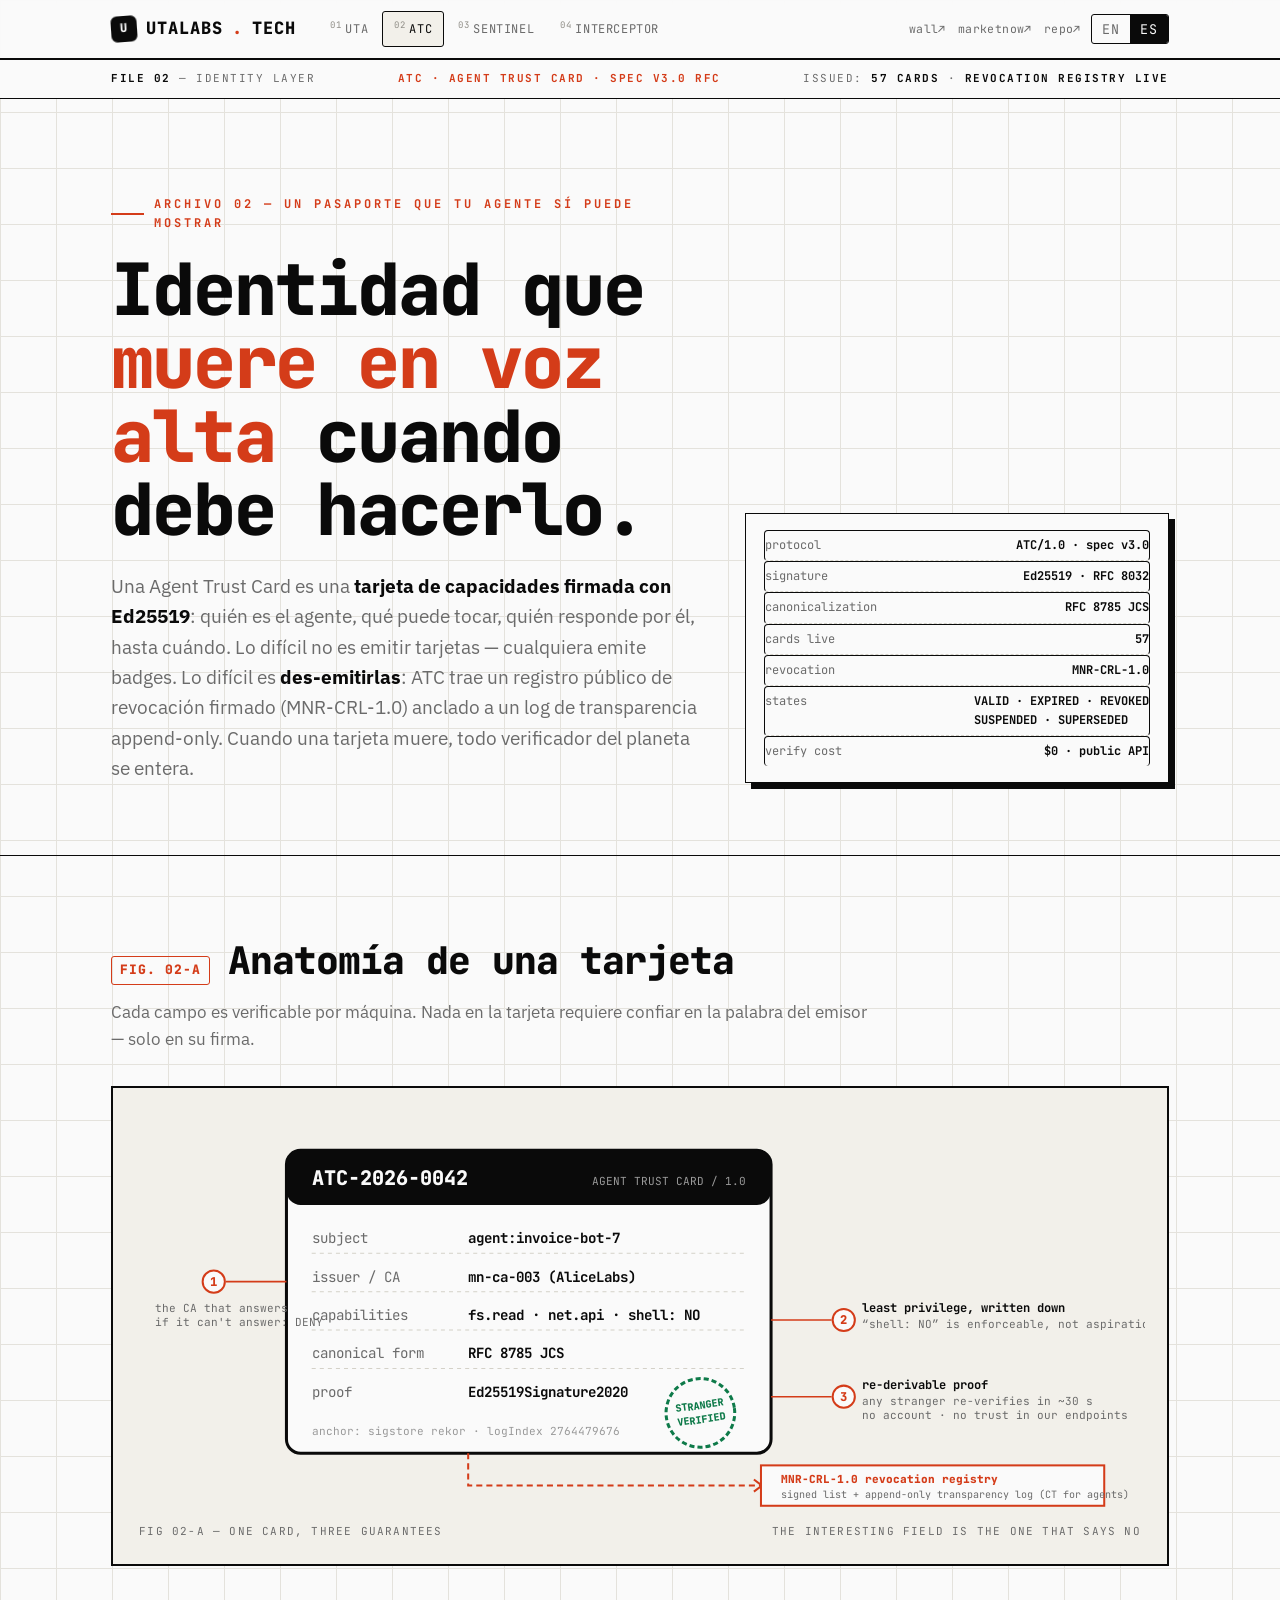
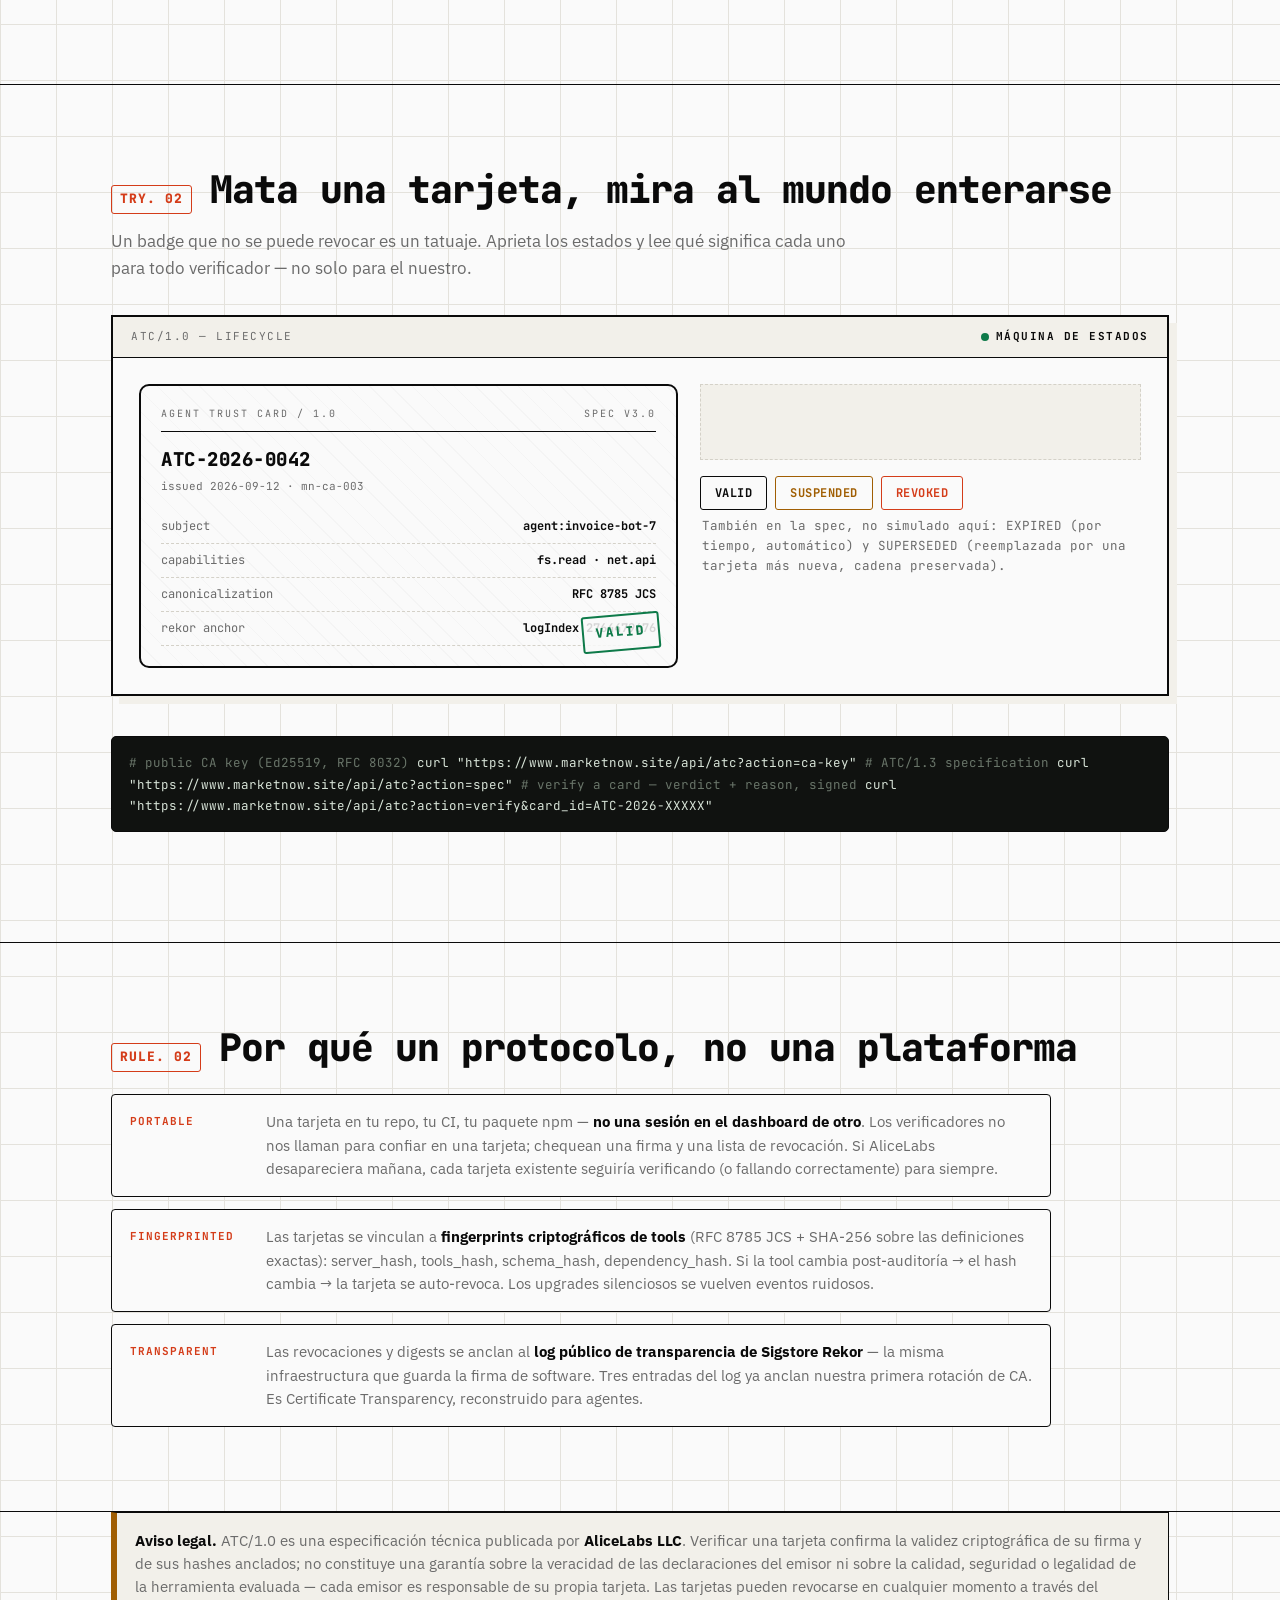
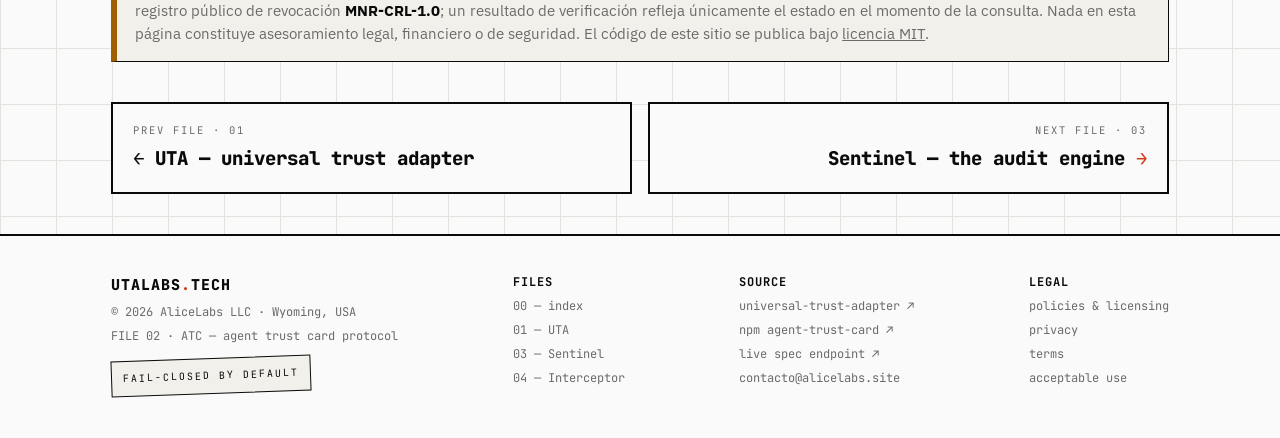
<file: atc/index.html>
<!DOCTYPE html>

<html data-lang="es" lang="es">
<head>
<meta charset="utf-8"/>
<meta content="width=device-width, initial-scale=1.0" name="viewport"/>
<title data-en="FILE 02 · ATC — agent trust card protocol · utalabs.tech">ARCHIVO 02 · ATC — protocolo de tarjetas de confianza · utalabs.tech</title>
<meta content="ATC/1.0 — el protocolo de Agent Trust Card: tarjetas de capacidades firmadas con Ed25519 para agentes de IA, canonicalización RFC 8785, registro público de revocación (MNR-CRL-1.0) y ciclo de vida de cinco estados. 57 tarjetas activas. Por AliceLabs LLC." name="description"/>
<link href="https://utalabs.tech/atc/" rel="canonical"/>
<link href="data:image/svg+xml,%3Csvg xmlns='http://www.w3.org/2000/svg' viewBox='0 0 32 32'%3E%3Crect width='32' height='32' rx='6' fill='%230a0a0a'/%3E%3Cpath d='M8 10 L8 22 M8 22 L16 9 L24 22 M24 10 L24 22' stroke='%23d43c19' stroke-width='2.6' fill='none' stroke-linecap='square'/%3E%3C/svg%3E" rel="icon"/>
<link href="https://fonts.googleapis.com" rel="preconnect"/>
<link crossorigin="" href="https://fonts.gstatic.com" rel="preconnect"/>
<link href="https://fonts.googleapis.com/css2?family=JetBrains+Mono:wght@400;500;700;800&amp;family=IBM+Plex+Sans:wght@400;500;600;700&amp;display=swap" rel="stylesheet"/>
<link href="/assets/site.css" rel="stylesheet"/>
</head>
<body>
<nav class="topbar">
<div class="wrap">
<a class="brand" href="/"><span class="stamp">U</span>UTALABS<span style="color:var(--signal)">.</span>TECH</a>
<div class="navfiles">
<a href="/uta/"><sup>01</sup>UTA</a>
<a class="on" href="/atc/"><sup>02</sup>ATC</a>
<a href="/sentinel/"><sup>03</sup>SENTINEL</a>
<a href="/interceptor/"><sup>04</sup>INTERCEPTOR</a>
</div>
<div class="navright">
<div class="extlinks">
<a href="https://wall.utalabs.tech">wall↗</a>
<a href="https://www.marketnow.site">marketnow↗</a>
<a href="https://github.com/alicelabs-llc/universal-trust-adapter">repo↗</a>
</div>
<div class="langsw">
<button class="" data-setlang="en">EN</button>
<button class="on" data-setlang="es">ES</button>
</div>
</div>
</div>
</nav>
<div class="filestrip">
<div class="wrap">
<span><b>FILE 02</b> — identity layer</span>
<span class="fs-signal">ATC · agent trust card · spec v3.0 RFC</span>
<span>issued: <b>57 cards</b> · <b class="ok">revocation registry live</b></span>
</div>
</div>
<header class="hero">
<div class="wrap herorow">
<div>
<div class="kick" data-en="File 02 — a passport your agent can actually show">Archivo 02 — un pasaporte que tu agente sí puede mostrar</div>
<h1 class="mega" data-en="Identity that &lt;em&gt;dies loudly&lt;/em&gt; when it must.">Identidad que <em>muere en voz alta</em> cuando debe hacerlo.</h1>
<p class="tagline" data-en="An Agent Trust Card is an &lt;b&gt;Ed25519-signed capability card&lt;/b&gt;: who the agent is, what it may touch, who vouches for it, until when. The hard part isn't issuing cards — anyone can issue badges. The hard part is &lt;b&gt;un-issuing&lt;/b&gt; them: ATC ships a public, signed revocation registry (MNR-CRL-1.0) anchored to an append-only transparency log. When a card dies, every verifier on earth knows.">Una Agent Trust Card es una <b>tarjeta de capacidades firmada con Ed25519</b>: quién es el agente, qué puede tocar, quién responde por él, hasta cuándo. Lo difícil no es emitir tarjetas — cualquiera emite badges. Lo difícil es <b>des-emitirlas</b>: ATC trae un registro público de revocación firmado (MNR-CRL-1.0) anclado a un log de transparencia append-only. Cuando una tarjeta muere, todo verificador del planeta se entera.</p>
</div>
<aside class="herometa rv">
<div class="row"><span>protocol</span><b>ATC/1.0 · spec v3.0</b></div>
<div class="row"><span>signature</span><b>Ed25519 · RFC 8032</b></div>
<div class="row"><span>canonicalization</span><b>RFC 8785 JCS</b></div>
<div class="row"><span>cards live</span><b>57</b></div>
<div class="row"><span>revocation</span><b>MNR-CRL-1.0</b></div>
<div class="row"><span>states</span><b>VALID · EXPIRED · REVOKED<br/>SUSPENDED · SUPERSEDED</b></div>
<div class="row"><span>verify cost</span><b class="ok">$0 · public API</b></div>
</aside>
</div>
</header>
<!-- ============ CARD ANATOMY ============ -->
<section class="blk">
<div class="wrap">
<div class="sec-head rv"><span class="no">FIG. 02-A</span><h2 data-en="Anatomy of a card">Anatomía de una tarjeta</h2></div>
<p class="lede rv" data-en="Every field is machine-checkable. Nothing on the card requires trusting the issuer's word — only its signature.">Cada campo es verificable por máquina. Nada en la tarjeta requiere confiar en la palabra del emisor — solo en su firma.</p>
<figure class="dgm fig rv">
<svg aria-label="ATC card anatomy" role="img" style="min-width:700px" viewbox="0 0 1000 400" width="100%">
<!-- card body -->
<g>
<rect fill="#fafafa" height="300" rx="14" stroke="#0a0a0a" stroke-width="3" width="480" x="150" y="40"></rect>
<rect fill="#0a0a0a" height="54" rx="14" width="480" x="150" y="40"></rect>
<text fill="#fafafa" font-family="JetBrains Mono" font-size="20" font-weight="800" x="175" y="74">ATC-2026-0042</text>
<text fill="#9a9a9a" font-family="JetBrains Mono" font-size="11" text-anchor="end" x="605" y="74">AGENT TRUST CARD / 1.0</text>
<g font-family="JetBrains Mono" font-size="14">
<text fill="#6b6b6b" x="175" y="132">subject</text><text fill="#0a0a0a" font-weight="700" x="330" y="132">agent:invoice-bot-7</text>
<line stroke="#d4d1c8" stroke-dasharray="4 4" stroke-width="1" x1="175" x2="605" y1="142" y2="142"></line>
<text fill="#6b6b6b" x="175" y="170">issuer / CA</text><text fill="#0a0a0a" font-weight="700" x="330" y="170">mn-ca-003 (AliceLabs)</text>
<line stroke="#d4d1c8" stroke-dasharray="4 4" stroke-width="1" x1="175" x2="605" y1="180" y2="180"></line>
<text fill="#6b6b6b" x="175" y="208">capabilities</text><text fill="#0a0a0a" font-weight="700" x="330" y="208">fs.read · net.api · shell: NO</text>
<line stroke="#d4d1c8" stroke-dasharray="4 4" stroke-width="1" x1="175" x2="605" y1="218" y2="218"></line>
<text fill="#6b6b6b" x="175" y="246">canonical form</text><text fill="#0a0a0a" font-weight="700" x="330" y="246">RFC 8785 JCS</text>
<line stroke="#d4d1c8" stroke-dasharray="4 4" stroke-width="1" x1="175" x2="605" y1="256" y2="256"></line>
<text fill="#6b6b6b" x="175" y="284">proof</text><text fill="#0a0a0a" font-weight="700" x="330" y="284">Ed25519Signature2020</text>
<text fill="#9a9a9a" font-size="11" x="175" y="322">anchor: sigstore rekor · logIndex 2764479676</text>
</g>
<!-- seal -->
<g transform="rotate(-8 560 300)">
<circle cx="560" cy="300" fill="none" r="34" stroke="#0e7a49" stroke-dasharray="5 3" stroke-width="3"></circle>
<text fill="#0e7a49" font-family="JetBrains Mono" font-size="10" font-weight="800" text-anchor="middle" x="560" y="296">STRANGER</text>
<text fill="#0e7a49" font-family="JetBrains Mono" font-size="10" font-weight="800" text-anchor="middle" x="560" y="310">VERIFIED</text>
</g>
</g>
<!-- callouts -->
<g fill="#0a0a0a" font-family="JetBrains Mono" font-size="12">
<line stroke="#d43c19" stroke-width="1.6" x1="150" x2="90" y1="170" y2="170"></line>
<circle cx="78" cy="170" fill="#fafafa" r="11" stroke="#d43c19" stroke-width="2"></circle>
<text fill="#d43c19" font-weight="800" text-anchor="middle" x="78" y="174">1</text>
<text fill="#6b6b6b" font-size="11" x="20" y="200">the CA that answers</text>
<text fill="#6b6b6b" font-size="11" x="20" y="214">if it can't answer: DENY</text>
<line stroke="#d43c19" stroke-width="1.6" x1="630" x2="690" y1="208" y2="208"></line>
<circle cx="702" cy="208" fill="#fafafa" r="11" stroke="#d43c19" stroke-width="2"></circle>
<text fill="#d43c19" font-weight="800" text-anchor="middle" x="702" y="212">2</text>
<text fill="#0a0a0a" font-weight="700" x="720" y="200">least privilege, written down</text>
<text fill="#6b6b6b" font-size="11" x="720" y="216">“shell: NO” is enforceable, not aspirational</text>
<line stroke="#d43c19" stroke-width="1.6" x1="630" x2="690" y1="284" y2="284"></line>
<circle cx="702" cy="284" fill="#fafafa" r="11" stroke="#d43c19" stroke-width="2"></circle>
<text fill="#d43c19" font-weight="800" text-anchor="middle" x="702" y="288">3</text>
<text fill="#0a0a0a" font-weight="700" x="720" y="276">re-derivable proof</text>
<text fill="#6b6b6b" font-size="11" x="720" y="292">any stranger re-verifies in ~30 s</text>
<text fill="#6b6b6b" font-size="11" x="720" y="306">no account · no trust in our endpoints</text>
</g>
<!-- revocation lane -->
<g font-family="JetBrains Mono" font-size="11">
<path d="M 330 340 L 330 372 L 620 372" fill="none" stroke="#d43c19" stroke-dasharray="6 4" stroke-width="2"></path>
<path d="M 613 366 L 621 372 L 613 378" fill="none" stroke="#d43c19" stroke-width="2"></path>
<rect fill="#fafafa" height="40" stroke="#d43c19" stroke-width="2" width="340" x="620" y="352"></rect>
<text fill="#d43c19" font-weight="800" x="640" y="369">MNR-CRL-1.0 revocation registry</text>
<text fill="#6b6b6b" font-size="10" x="640" y="384">signed list + append-only transparency log (CT for agents)</text>
</g>
</svg>
<figcaption><span>fig 02-a — one card, three guarantees</span><span>the interesting field is the one that says NO</span></figcaption>
</figure>
</div>
</section>
<!-- ============ LIFECYCLE SIM ============ -->
<section class="blk">
<div class="wrap">
<div class="sec-head rv"><span class="no">TRY. 02</span><h2 data-en="Kill a card, watch the world notice">Mata una tarjeta, mira al mundo enterarse</h2></div>
<p class="lede rv" data-en="A badge that can't be revoked is a tattoo. Press the states and read what each one means for every verifier — not just for ours.">Un badge que no se puede revocar es un tatuaje. Aprieta los estados y lee qué significa cada uno para todo verificador — no solo para el nuestro.</p>
<div class="sim rv" id="atc-sim">
<div class="sim-head">
<span>ATC/1.0 — lifecycle</span>
<span class="live"><i></i><span data-en="state machine">máquina de estados</span></span>
</div>
<div class="sim-body">
<div class="atcgrid">
<div class="atccard" data-state="VALID" id="atc-card">
<div class="ac-top"><span>agent trust card / 1.0</span><span>spec v3.0</span></div>
<div class="ac-id">ATC-2026-0042</div>
<div class="ac-sub">issued 2026-09-12 · mn-ca-003</div>
<div style="margin-top:14px">
<div class="ac-field"><span>subject</span><b>agent:invoice-bot-7</b></div>
<div class="ac-field"><span>capabilities</span><b>fs.read · net.api</b></div>
<div class="ac-field"><span>canonicalization</span><b>RFC 8785 JCS</b></div>
<div class="ac-field"><span>rekor anchor</span><b>logIndex 2764479676</b></div>
</div>
<div class="ac-state" data-en="VALID">VALID</div>
</div>
<div class="statelog">
<p id="atc-log"></p>
<div class="atc-btns">
<button class="tbtn" data-atc="VALID" onclick="atcSet('VALID')">VALID</button>
<button class="tbtn" data-atc="SUSPENDED" onclick="atcSet('SUSPENDED')" style="border-color:var(--amber);color:var(--amber)">SUSPENDED</button>
<button class="tbtn danger" data-atc="REVOKED" onclick="atcSet('REVOKED')">REVOKED</button>
</div>
<p class="small" data-en="Also in the spec, not simulated here: EXPIRED (time-based, automatic) and SUPERSEDED (replaced by a newer card, chain preserved)." style="border:0;background:none;padding:6px 2px">También en la spec, no simulado aquí: EXPIRED (por tiempo, automático) y SUPERSEDED (reemplazada por una tarjeta más nueva, cadena preservada).</p>
</div>
</div>
</div>
</div>
<div class="codebox mt2 rv">
<div class="code"><span class="c"># public CA key (Ed25519, RFC 8032)</span>
curl "https://www.marketnow.site/api/atc?action=ca-key"

<span class="c"># ATC/1.3 specification</span>
curl "https://www.marketnow.site/api/atc?action=spec"

<span class="c"># verify a card — verdict + reason, signed</span>
curl "https://www.marketnow.site/api/atc?action=verify&amp;card_id=ATC-2026-XXXXX"</div>
</div>
</div>
</section>
<!-- ============ WHY IT MATTERS ============ -->
<section class="blk">
<div class="wrap">
<div class="sec-head rv"><span class="no">RULE. 02</span><h2 data-en="Why a protocol, not a platform">Por qué un protocolo, no una plataforma</h2></div>
<div class="rows mt2">
<div class="row rv"><div class="b">portable</div><p data-en="A card in your repo, your CI, your npm package — &lt;b&gt;not a session in someone's dashboard&lt;/b&gt;. Verifiers don't call us to trust a card; they check a signature and a revocation list. If AliceLabs disappeared tomorrow, every existing card would still verify (or correctly fail) forever.">Una tarjeta en tu repo, tu CI, tu paquete npm — <b>no una sesión en el dashboard de otro</b>. Los verificadores no nos llaman para confiar en una tarjeta; chequean una firma y una lista de revocación. Si AliceLabs desapareciera mañana, cada tarjeta existente seguiría verificando (o fallando correctamente) para siempre.</p></div>
<div class="row rv"><div class="b">fingerprinted</div><p data-en="Cards bind to &lt;b&gt;cryptographic tool fingerprints&lt;/b&gt; (RFC 8785 JCS + SHA-256 over the exact tool definitions): server_hash, tools_hash, schema_hash, dependency_hash. If the tool changes post-audit → the hash changes → the card auto-revokes. Silent upgrades become loud events.">Las tarjetas se vinculan a <b>fingerprints criptográficos de tools</b> (RFC 8785 JCS + SHA-256 sobre las definiciones exactas): server_hash, tools_hash, schema_hash, dependency_hash. Si la tool cambia post-auditoría → el hash cambia → la tarjeta se auto-revoca. Los upgrades silenciosos se vuelven eventos ruidosos.</p></div>
<div class="row rv"><div class="b">transparent</div><p data-en="Revocations and digests anchor to &lt;b&gt;Sigstore Rekor's public transparency log&lt;/b&gt; — the same infrastructure that guards software signing. Three log entries already anchor our first CA rotation. It's Certificate Transparency, rebuilt for agents.">Las revocaciones y digests se anclan al <b>log público de transparencia de Sigstore Rekor</b> — la misma infraestructura que guarda la firma de software. Tres entradas del log ya anclan nuestra primera rotación de CA. Es Certificate Transparency, reconstruido para agentes.</p></div>
</div>
</div>
</section>
<!-- ============ AVISO LEGAL ============ -->
<section>
<div class="wrap">
<div class="note amber">
<b>Aviso legal.</b> ATC/1.0 es una especificación técnica publicada por <b>AliceLabs LLC</b>. Verificar una tarjeta confirma la validez criptográfica de su firma y de sus hashes anclados; no constituye una garantía sobre la veracidad de las declaraciones del emisor ni sobre la calidad, seguridad o legalidad de la herramienta evaluada — cada emisor es responsable de su propia tarjeta. Las tarjetas pueden revocarse en cualquier momento a través del registro público de revocación <b>MNR-CRL-1.0</b>; un resultado de verificación refleja únicamente el estado en el momento de la consulta. Nada en esta página constituye asesoramiento legal, financiero o de seguridad. El código de este sitio se publica bajo <a href="https://github.com/eddyflores100-lang/utalabs.tech/blob/main/LICENSE">licencia MIT</a>.
</div>
</div>
</section>
<!-- ============ NAV ============ -->
<div class="wrap">
<div class="filennav">
<a href="/uta/">
<div class="fno">prev file · 01</div>
<div class="ft">← UTA — universal trust adapter</div>
</a>
<a class="next" href="/sentinel/">
<div class="fno">next file · 03</div>
<div class="ft">Sentinel — the audit engine <span>→</span></div>
</a>
</div>
</div>
<footer>
<div class="wrap">
<div class="fcol">
<div class="fbrand">UTALABS<span style="color:var(--signal)">.</span>TECH</div>
<div>© 2026 AliceLabs LLC · Wyoming, USA</div>
<div>FILE 02 · ATC — agent trust card protocol</div>
<div><span class="fseal">FAIL-CLOSED BY DEFAULT</span></div>
</div>
<div class="fcol">
<b>FILES</b><br/>
<a href="/">00 — index</a><br/>
<a href="/uta/">01 — UTA</a><br/>
<a href="/sentinel/">03 — Sentinel</a><br/>
<a href="/interceptor/">04 — Interceptor</a>
</div>
<div class="fcol">
<b>SOURCE</b><br/>
<a href="https://github.com/alicelabs-llc/universal-trust-adapter">universal-trust-adapter ↗</a><br/>
<a href="https://www.npmjs.com/package/agent-trust-card">npm agent-trust-card ↗</a><br/>
<a href="https://www.marketnow.site/api/atc?action=spec">live spec endpoint ↗</a><br/>
<a href="mailto:contacto@alicelabs.site">contacto@alicelabs.site</a>
</div>
<div class="fcol">
<b>LEGAL</b><br/>
<a href="/policies/">policies &amp; licensing</a><br/>
<a href="/policies/#privacy">privacy</a><br/>
<a href="/policies/#terms">terms</a><br/>
<a href="/policies/#aups">acceptable use</a>
</div>
</div>
</footer>
<script src="/assets/site.js"></script>
</body>
</html>
</file>
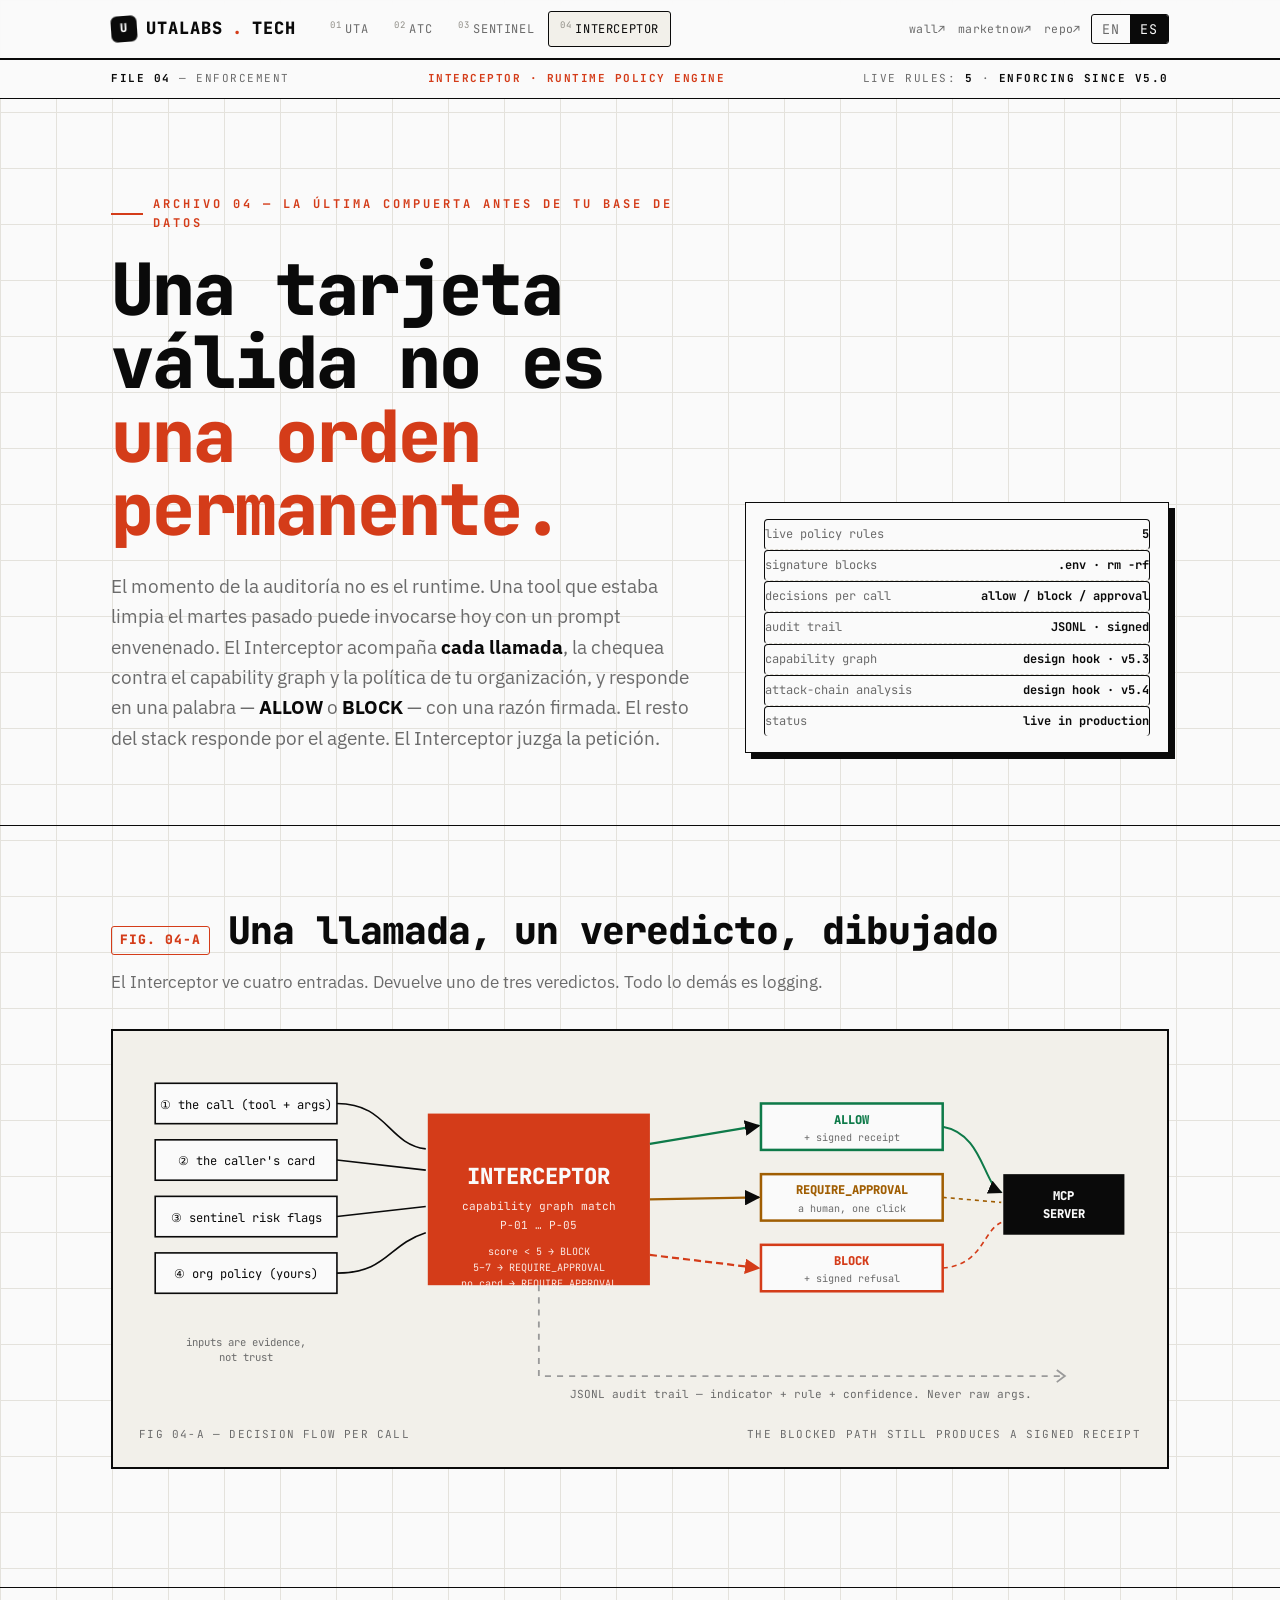
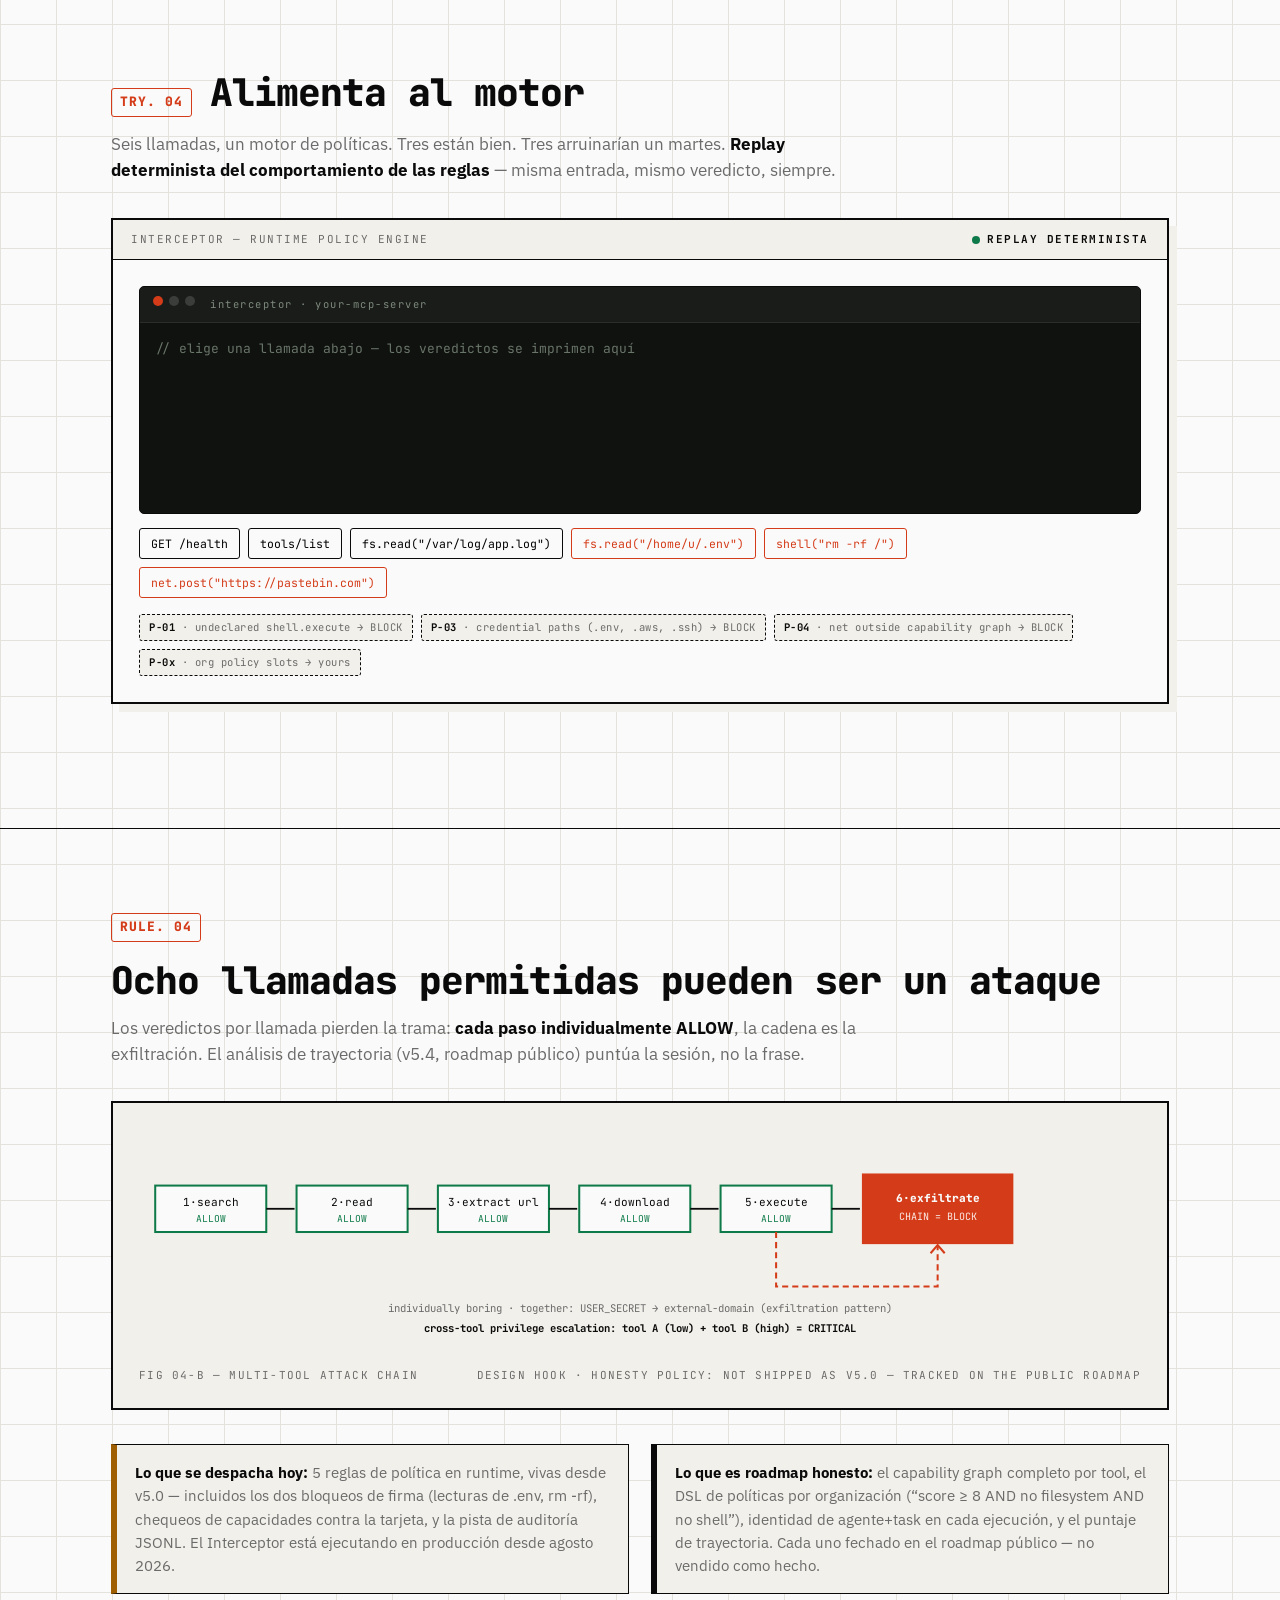
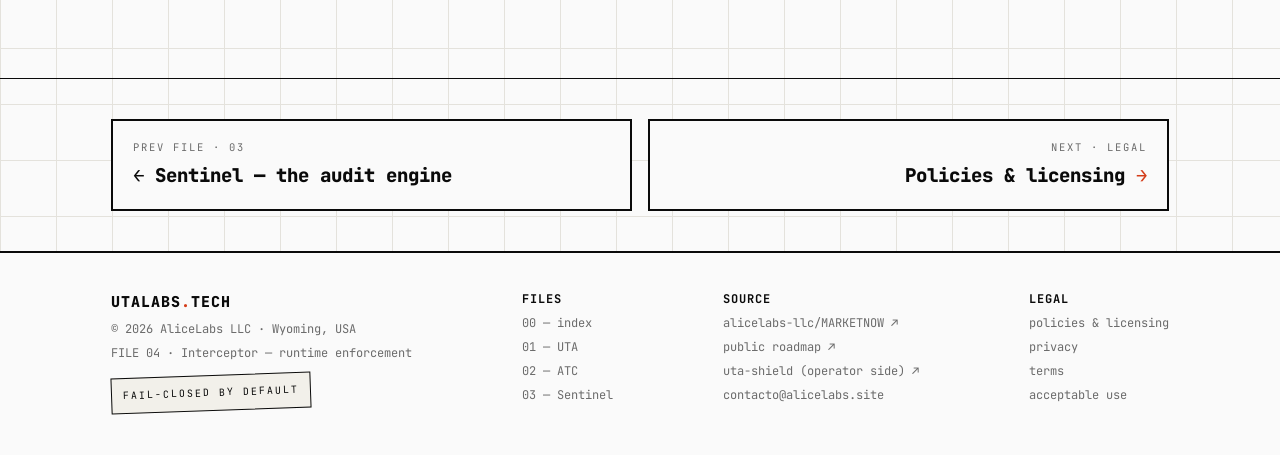
<file: interceptor/index.html>
<!DOCTYPE html>

<html data-lang="es" lang="es">
<head>
<meta charset="utf-8"/>
<meta content="width=device-width, initial-scale=1.0" name="viewport"/>
<title data-en="FILE 04 · Interceptor — runtime enforcement · utalabs.tech">ARCHIVO 04 · Interceptor — ejecución en runtime · utalabs.tech</title>
<meta content="El Runtime MCP Interceptor: un motor de políticas que se interpone entre tu stack de agentes y tus herramientas, aplicando reglas de capacidad en el momento de la llamada — bloquea lecturas de .env y rm -rf incluso con tarjeta válida y puntaje verde. Por AliceLabs LLC." name="description"/>
<link href="https://utalabs.tech/interceptor/" rel="canonical"/>
<link href="data:image/svg+xml,%3Csvg xmlns='http://www.w3.org/2000/svg' viewBox='0 0 32 32'%3E%3Crect width='32' height='32' rx='6' fill='%230a0a0a'/%3E%3Cpath d='M8 10 L8 22 M8 22 L16 9 L24 22 M24 10 L24 22' stroke='%23d43c19' stroke-width='2.6' fill='none' stroke-linecap='square'/%3E%3C/svg%3E" rel="icon"/>
<link href="https://fonts.googleapis.com" rel="preconnect"/>
<link crossorigin="" href="https://fonts.gstatic.com" rel="preconnect"/>
<link href="https://fonts.googleapis.com/css2?family=JetBrains+Mono:wght@400;500;700;800&amp;family=IBM+Plex+Sans:wght@400;500;600;700&amp;display=swap" rel="stylesheet"/>
<link href="/assets/site.css" rel="stylesheet"/>
</head>
<body>
<nav class="topbar">
<div class="wrap">
<a class="brand" href="/"><span class="stamp">U</span>UTALABS<span style="color:var(--signal)">.</span>TECH</a>
<div class="navfiles">
<a href="/uta/"><sup>01</sup>UTA</a>
<a href="/atc/"><sup>02</sup>ATC</a>
<a href="/sentinel/"><sup>03</sup>SENTINEL</a>
<a class="on" href="/interceptor/"><sup>04</sup>INTERCEPTOR</a>
</div>
<div class="navright">
<div class="extlinks">
<a href="https://wall.utalabs.tech">wall↗</a>
<a href="https://www.marketnow.site">marketnow↗</a>
<a href="https://github.com/alicelabs-llc/MARKETNOW">repo↗</a>
</div>
<div class="langsw">
<button class="" data-setlang="en">EN</button>
<button class="on" data-setlang="es">ES</button>
</div>
</div>
</div>
</nav>
<div class="filestrip">
<div class="wrap">
<span><b>FILE 04</b> — enforcement</span>
<span class="fs-signal">Interceptor · runtime policy engine</span>
<span>live rules: <b>5</b> · <b class="ok">enforcing since v5.0</b></span>
</div>
</div>
<header class="hero">
<div class="wrap herorow">
<div>
<div class="kick" data-en="File 04 — the last gate before your database">Archivo 04 — la última compuerta antes de tu base de datos</div>
<h1 class="mega" data-en="A valid card is not&lt;br/&gt;&lt;em&gt;a standing order.&lt;/em&gt;">Una tarjeta válida no es<br/><em>una orden permanente.</em></h1>
<p class="tagline" data-en="Audit time is not runtime. A tool that was clean last Tuesday can be invoked with today's poisoned prompt. The Interceptor rides along &lt;b&gt;every call&lt;/b&gt;, checks it against the capability graph and your org's policy, and answers in one word — &lt;b&gt;ALLOW&lt;/b&gt; or &lt;b&gt;BLOCK&lt;/b&gt; — with a signed reason. The rest of the stack vouches for the agent. The Interceptor judges the request.">El momento de la auditoría no es el runtime. Una tool que estaba limpia el martes pasado puede invocarse hoy con un prompt envenenado. El Interceptor acompaña <b>cada llamada</b>, la chequea contra el capability graph y la política de tu organización, y responde en una palabra — <b>ALLOW</b> o <b>BLOCK</b> — con una razón firmada. El resto del stack responde por el agente. El Interceptor juzga la petición.</p>
</div>
<aside class="herometa rv">
<div class="row"><span>live policy rules</span><b>5</b></div>
<div class="row"><span>signature blocks</span><b>.env · rm -rf</b></div>
<div class="row"><span>decisions per call</span><b>allow / block / approval</b></div>
<div class="row"><span>audit trail</span><b>JSONL · signed</b></div>
<div class="row"><span>capability graph</span><b>design hook · v5.3</b></div>
<div class="row"><span>attack-chain analysis</span><b>design hook · v5.4</b></div>
<div class="row"><span>status</span><b class="ok">live in production</b></div>
</aside>
</div>
</header>
<!-- ============ FLOW DIAGRAM ============ -->
<section class="blk">
<div class="wrap">
<div class="sec-head rv"><span class="no">FIG. 04-A</span><h2 data-en="One call, one verdict, drawn">Una llamada, un veredicto, dibujado</h2></div>
<p class="lede rv" data-en="The Interceptor sees four inputs. It returns one of three verdicts. Everything else is logging.">El Interceptor ve cuatro entradas. Devuelve uno de tres veredictos. Todo lo demás es logging.</p>
<figure class="dgm fig rv">
<svg aria-label="Interceptor decision flow" role="img" style="min-width:700px" viewbox="0 0 1000 360" width="100%">
<defs>
<marker id="ar4" markerheight="7" markerwidth="7" orient="auto-start-reverse" refx="9" refy="5" viewbox="0 0 10 10">
<path d="M0 0 L10 5 L0 10 z" fill="#0a0a0a"></path>
</marker>
<marker id="ar4r" markerheight="7" markerwidth="7" orient="auto-start-reverse" refx="9" refy="5" viewbox="0 0 10 10">
<path d="M0 0 L10 5 L0 10 z" fill="#d43c19"></path>
</marker>
</defs>
<g font-family="JetBrains Mono" font-size="12">
<!-- inputs -->
<rect fill="#fafafa" height="40" stroke="#0a0a0a" stroke-width="1.6" width="180" x="20" y="30"></rect>
<text fill="#0a0a0a" text-anchor="middle" x="110" y="55">① the call (tool + args)</text>
<rect fill="#fafafa" height="40" stroke="#0a0a0a" stroke-width="1.6" width="180" x="20" y="86"></rect>
<text fill="#0a0a0a" text-anchor="middle" x="110" y="111">② the caller's card</text>
<rect fill="#fafafa" height="40" stroke="#0a0a0a" stroke-width="1.6" width="180" x="20" y="142"></rect>
<text fill="#0a0a0a" text-anchor="middle" x="110" y="167">③ sentinel risk flags</text>
<rect fill="#fafafa" height="40" stroke="#0a0a0a" stroke-width="1.6" width="180" x="20" y="198"></rect>
<text fill="#0a0a0a" text-anchor="middle" x="110" y="223">④ org policy (yours)</text>
<!-- engine -->
<rect fill="#d43c19" height="170" width="220" x="290" y="60"></rect>
<text fill="#fafafa" font-size="22" font-weight="800" text-anchor="middle" x="400" y="130">INTERCEPTOR</text>
<text fill="#fbe9e4" font-size="11" text-anchor="middle" x="400" y="156">capability graph match</text>
<text fill="#fbe9e4" font-size="11" text-anchor="middle" x="400" y="174">P-01 … P-05</text>
<text fill="#fbe9e4" font-size="10" text-anchor="middle" x="400" y="200">score &lt; 5 → BLOCK</text>
<text fill="#fbe9e4" font-size="10" text-anchor="middle" x="400" y="216">5–7 → REQUIRE_APPROVAL</text>
<text fill="#fbe9e4" font-size="10" text-anchor="middle" x="400" y="232">no card → REQUIRE_APPROVAL</text>
<!-- verdicts -->
<rect fill="#fafafa" height="46" stroke="#0e7a49" stroke-width="2.5" width="180" x="620" y="50"></rect>
<text fill="#0e7a49" font-weight="800" text-anchor="middle" x="710" y="70">ALLOW</text>
<text fill="#6b6b6b" font-size="10" text-anchor="middle" x="710" y="87">+ signed receipt</text>
<rect fill="#fafafa" height="46" stroke="#a05e03" stroke-width="2.5" width="180" x="620" y="120"></rect>
<text fill="#a05e03" font-weight="800" text-anchor="middle" x="710" y="140">REQUIRE_APPROVAL</text>
<text fill="#6b6b6b" font-size="10" text-anchor="middle" x="710" y="157">a human, one click</text>
<rect fill="#fafafa" height="46" stroke="#d43c19" stroke-width="2.5" width="180" x="620" y="190"></rect>
<text fill="#d43c19" font-weight="800" text-anchor="middle" x="710" y="210">BLOCK</text>
<text fill="#6b6b6b" font-size="10" text-anchor="middle" x="710" y="227">+ signed refusal</text>
<!-- server -->
<rect fill="#0a0a0a" height="60" width="120" x="860" y="120"></rect>
<text fill="#fafafa" font-weight="800" text-anchor="middle" x="920" y="146">MCP</text>
<text fill="#fafafa" font-weight="800" text-anchor="middle" x="920" y="163">SERVER</text>
<path d="M200 50 C 250 50 250 90 288 95" fill="none" stroke="#0a0a0a" stroke-width="1.6"></path>
<path d="M200 106 L 288 116" fill="none" stroke="#0a0a0a" stroke-width="1.6"></path>
<path d="M200 162 L 288 152" fill="none" stroke="#0a0a0a" stroke-width="1.6"></path>
<path d="M200 218 C 250 218 250 190 288 178" fill="none" stroke="#0a0a0a" stroke-width="1.6"></path>
<path d="M510 90 L 618 72" marker-end="url(#ar4)" stroke="#0e7a49" stroke-width="2.2"></path>
<path d="M510 145 L 618 143" marker-end="url(#ar4)" stroke="#a05e03" stroke-width="2.2"></path>
<path d="M510 200 L 618 213" marker-end="url(#ar4r)" stroke="#d43c19" stroke-dasharray="7 4" stroke-width="2.2"></path>
<path d="M800 73 C 840 80 840 130 858 138" fill="none" marker-end="url(#ar4)" stroke="#0e7a49" stroke-width="2"></path>
<path d="M800 143 L 858 148" fill="none" stroke="#a05e03" stroke-dasharray="4 4" stroke-width="1.6"></path>
<path d="M800 213 C 840 210 840 175 858 168" fill="none" stroke="#d43c19" stroke-dasharray="5 4" stroke-width="1.6"></path>
<!-- audit lane -->
<path d="M 400 230 L 400 320 L 920 320" fill="none" stroke="#9a9a9a" stroke-dasharray="6 6" stroke-width="1.8"></path>
<path d="M 913 314 L 921 320 L 913 326" fill="none" stroke="#9a9a9a" stroke-width="1.8"></path>
<text fill="#6b6b6b" font-size="11" text-anchor="middle" x="660" y="342">JSONL audit trail — indicator + rule + confidence. Never raw args.</text>
<text fill="#6b6b6b" font-size="10.5" text-anchor="middle" x="110" y="290">inputs are evidence,</text>
<text fill="#6b6b6b" font-size="10.5" text-anchor="middle" x="110" y="305">not trust</text>
</g>
</svg>
<figcaption><span>fig 04-a — decision flow per call</span><span>the blocked path still produces a signed receipt</span></figcaption>
</figure>
</div>
</section>
<!-- ============ TERMINAL SIM ============ -->
<section class="blk">
<div class="wrap">
<div class="sec-head rv"><span class="no">TRY. 04</span><h2 data-en="Feed the engine">Alimenta al motor</h2></div>
<p class="lede rv" data-en="Six calls, one policy engine. Three are fine. Three would make a very bad Tuesday. &lt;b&gt;Deterministic replay of rule behavior&lt;/b&gt; — same input, same verdict, every time.">Seis llamadas, un motor de políticas. Tres están bien. Tres arruinarían un martes. <b>Replay determinista del comportamiento de las reglas</b> — misma entrada, mismo veredicto, siempre.</p>
<div class="sim rv" id="int-sim">
<div class="sim-head">
<span>interceptor — runtime policy engine</span>
<span class="live"><i></i><span data-en="deterministic replay">replay determinista</span></span>
</div>
<div class="sim-body">
<div class="term">
<div class="tbar"><i></i><i></i><i></i><span>interceptor · your-mcp-server</span></div>
<div class="tbody" id="int-term">
<div class="ln dim" data-en="// pick a call below — verdicts print here">// elige una llamada abajo — los veredictos se imprimen aquí</div>
</div>
</div>
<div class="tcaps">
<button class="tcap" onclick="intercept('GET /health')">GET /health</button>
<button class="tcap" onclick="intercept('tools/list')">tools/list</button>
<button class="tcap" onclick="intercept('fs.read(&quot;/var/log/app.log&quot;)')">fs.read("/var/log/app.log")</button>
<button class="tcap bad" onclick="intercept('fs.read(&quot;/home/u/.env&quot;)')">fs.read("/home/u/.env")</button>
<button class="tcap bad" onclick="intercept('shell(&quot;rm -rf /&quot;)')">shell("rm -rf /")</button>
<button class="tcap bad" onclick="intercept('net.post(&quot;https://pastebin.com&quot;)')">net.post("https://pastebin.com")</button>
</div>
<div class="policetags">
<span class="ptag"><b>P-01</b> · undeclared shell.execute → BLOCK</span>
<span class="ptag"><b>P-03</b> · credential paths (.env, .aws, .ssh) → BLOCK</span>
<span class="ptag"><b>P-04</b> · net outside capability graph → BLOCK</span>
<span class="ptag"><b>P-0x</b> · org policy slots → yours</span>
</div>
</div>
</div>
</div>
</section>
<!-- ============ ATTACK CHAINS ============ -->
<section class="blk">
<div class="wrap">
<div class="sec-head rv"><span class="no">RULE. 04</span><h2 data-en="Eight allowed calls can be one attack">Ocho llamadas permitidas pueden ser un ataque</h2></div>
<p class="lede rv" data-en="Per-call verdicts miss the plot: &lt;b&gt;every step individually ALLOW&lt;/b&gt;, the chain is the exfiltration. Trajectory analysis (v5.4, public roadmap) scores the session, not the sentence.">Los veredictos por llamada pierden la trama: <b>cada paso individualmente ALLOW</b>, la cadena es la exfiltración. El análisis de trayectoria (v5.4, roadmap público) puntúa la sesión, no la frase.</p>
<figure class="dgm fig rv">
<svg aria-label="multi-tool attack chain" role="img" style="min-width:700px" viewbox="0 0 1000 230" width="100%">
<g font-family="JetBrains Mono" font-size="11">
<rect fill="#fafafa" height="46" stroke="#0e7a49" stroke-width="2" width="110" x="20" y="60"></rect>
<text fill="#0a0a0a" text-anchor="middle" x="75" y="80">1·search</text><text fill="#0e7a49" font-size="9.5" text-anchor="middle" x="75" y="96">ALLOW</text>
<rect fill="#fafafa" height="46" stroke="#0e7a49" stroke-width="2" width="110" x="160" y="60"></rect>
<text fill="#0a0a0a" text-anchor="middle" x="215" y="80">2·read</text><text fill="#0e7a49" font-size="9.5" text-anchor="middle" x="215" y="96">ALLOW</text>
<rect fill="#fafafa" height="46" stroke="#0e7a49" stroke-width="2" width="110" x="300" y="60"></rect>
<text fill="#0a0a0a" text-anchor="middle" x="355" y="80">3·extract url</text><text fill="#0e7a49" font-size="9.5" text-anchor="middle" x="355" y="96">ALLOW</text>
<rect fill="#fafafa" height="46" stroke="#0e7a49" stroke-width="2" width="110" x="440" y="60"></rect>
<text fill="#0a0a0a" text-anchor="middle" x="495" y="80">4·download</text><text fill="#0e7a49" font-size="9.5" text-anchor="middle" x="495" y="96">ALLOW</text>
<rect fill="#fafafa" height="46" stroke="#0e7a49" stroke-width="2" width="110" x="580" y="60"></rect>
<text fill="#0a0a0a" text-anchor="middle" x="635" y="80">5·execute</text><text fill="#0e7a49" font-size="9.5" text-anchor="middle" x="635" y="96">ALLOW</text>
<rect fill="#d43c19" height="70" width="150" x="720" y="48"></rect>
<text fill="#fafafa" font-weight="800" text-anchor="middle" x="795" y="76">6·exfiltrate</text>
<text fill="#fbe9e4" font-size="10" text-anchor="middle" x="795" y="94">CHAIN = BLOCK</text>
<g stroke="#0a0a0a" stroke-width="1.8">
<line x1="130" x2="158" y1="83" y2="83"></line><line x1="270" x2="298" y1="83" y2="83"></line>
<line x1="410" x2="438" y1="83" y2="83"></line><line x1="550" x2="578" y1="83" y2="83"></line>
<line x1="690" x2="718" y1="83" y2="83"></line>
</g>
<path d="M 635 106 L 635 160 L 795 160 L 795 120" fill="none" stroke="#d43c19" stroke-dasharray="6 4" stroke-width="2"></path>
<path d="M 788 127 L 795 119 L 802 127" fill="none" stroke="#d43c19" stroke-width="2"></path>
<text fill="#6b6b6b" font-size="10.5" text-anchor="middle" x="500" y="185">individually boring · together: USER_SECRET → external-domain (exfiltration pattern)</text>
<text fill="#0a0a0a" font-size="10.5" font-weight="700" text-anchor="middle" x="500" y="205">cross-tool privilege escalation: tool A (low) + tool B (high) = CRITICAL</text>
</g>
</svg>
<figcaption><span>fig 04-b — multi-tool attack chain</span><span>design hook · honesty policy: not shipped as v5.0 — tracked on the public roadmap</span></figcaption>
</figure>
<div class="duo mt2">
<div class="note amber rv" data-en="&lt;b&gt;What ships today:&lt;/b&gt; 5 runtime policy rules, live since v5.0 — including the two signature blocks (.env reads, rm -rf), capability checks against the card, and the JSONL audit trail. The Interceptor has been enforcing in production since August 2026."><b>Lo que se despacha hoy:</b> 5 reglas de política en runtime, vivas desde v5.0 — incluidos los dos bloqueos de firma (lecturas de .env, rm -rf), chequeos de capacidades contra la tarjeta, y la pista de auditoría JSONL. El Interceptor está ejecutando en producción desde agosto 2026.</div>
<div class="note rv" data-en="&lt;b&gt;What's honest roadmap:&lt;/b&gt; the full capability graph per tool, org-level policy DSL (“score ≥ 8 AND no filesystem AND no shell”), agent+task identity on every execution, and trajectory scoring. Each dated on the public roadmap — not sold as done."><b>Lo que es roadmap honesto:</b> el capability graph completo por tool, el DSL de políticas por organización (“score ≥ 8 AND no filesystem AND no shell”), identidad de agente+task en cada ejecución, y el puntaje de trayectoria. Cada uno fechado en el roadmap público — no vendido como hecho.</div>
</div>
</div>
</section>
<!-- ============ NAV ============ -->
<div class="wrap">
<div class="filennav">
<a href="/sentinel/">
<div class="fno">prev file · 03</div>
<div class="ft">← Sentinel — the audit engine</div>
</a>
<a class="next" href="/policies/">
<div class="fno">next · legal</div>
<div class="ft">Policies &amp; licensing <span>→</span></div>
</a>
</div>
</div>
<footer>
<div class="wrap">
<div class="fcol">
<div class="fbrand">UTALABS<span style="color:var(--signal)">.</span>TECH</div>
<div>© 2026 AliceLabs LLC · Wyoming, USA</div>
<div>FILE 04 · Interceptor — runtime enforcement</div>
<div><span class="fseal">FAIL-CLOSED BY DEFAULT</span></div>
</div>
<div class="fcol">
<b>FILES</b><br/>
<a href="/">00 — index</a><br/>
<a href="/uta/">01 — UTA</a><br/>
<a href="/atc/">02 — ATC</a><br/>
<a href="/sentinel/">03 — Sentinel</a>
</div>
<div class="fcol">
<b>SOURCE</b><br/>
<a href="https://github.com/alicelabs-llc/MARKETNOW">alicelabs-llc/MARKETNOW ↗</a><br/>
<a href="https://github.com/alicelabs-llc/MARKETNOW/blob/main/ROADMAP.md">public roadmap ↗</a><br/>
<a href="https://wall.utalabs.tech">uta-shield (operator side) ↗</a><br/>
<a href="mailto:contacto@alicelabs.site">contacto@alicelabs.site</a>
</div>
<div class="fcol">
<b>LEGAL</b><br/>
<a href="/policies/">policies &amp; licensing</a><br/>
<a href="/policies/#privacy">privacy</a><br/>
<a href="/policies/#terms">terms</a><br/>
<a href="/policies/#aups">acceptable use</a>
</div>
</div>
</footer>
<script src="/assets/site.js"></script>
</body>
</html>
</file>
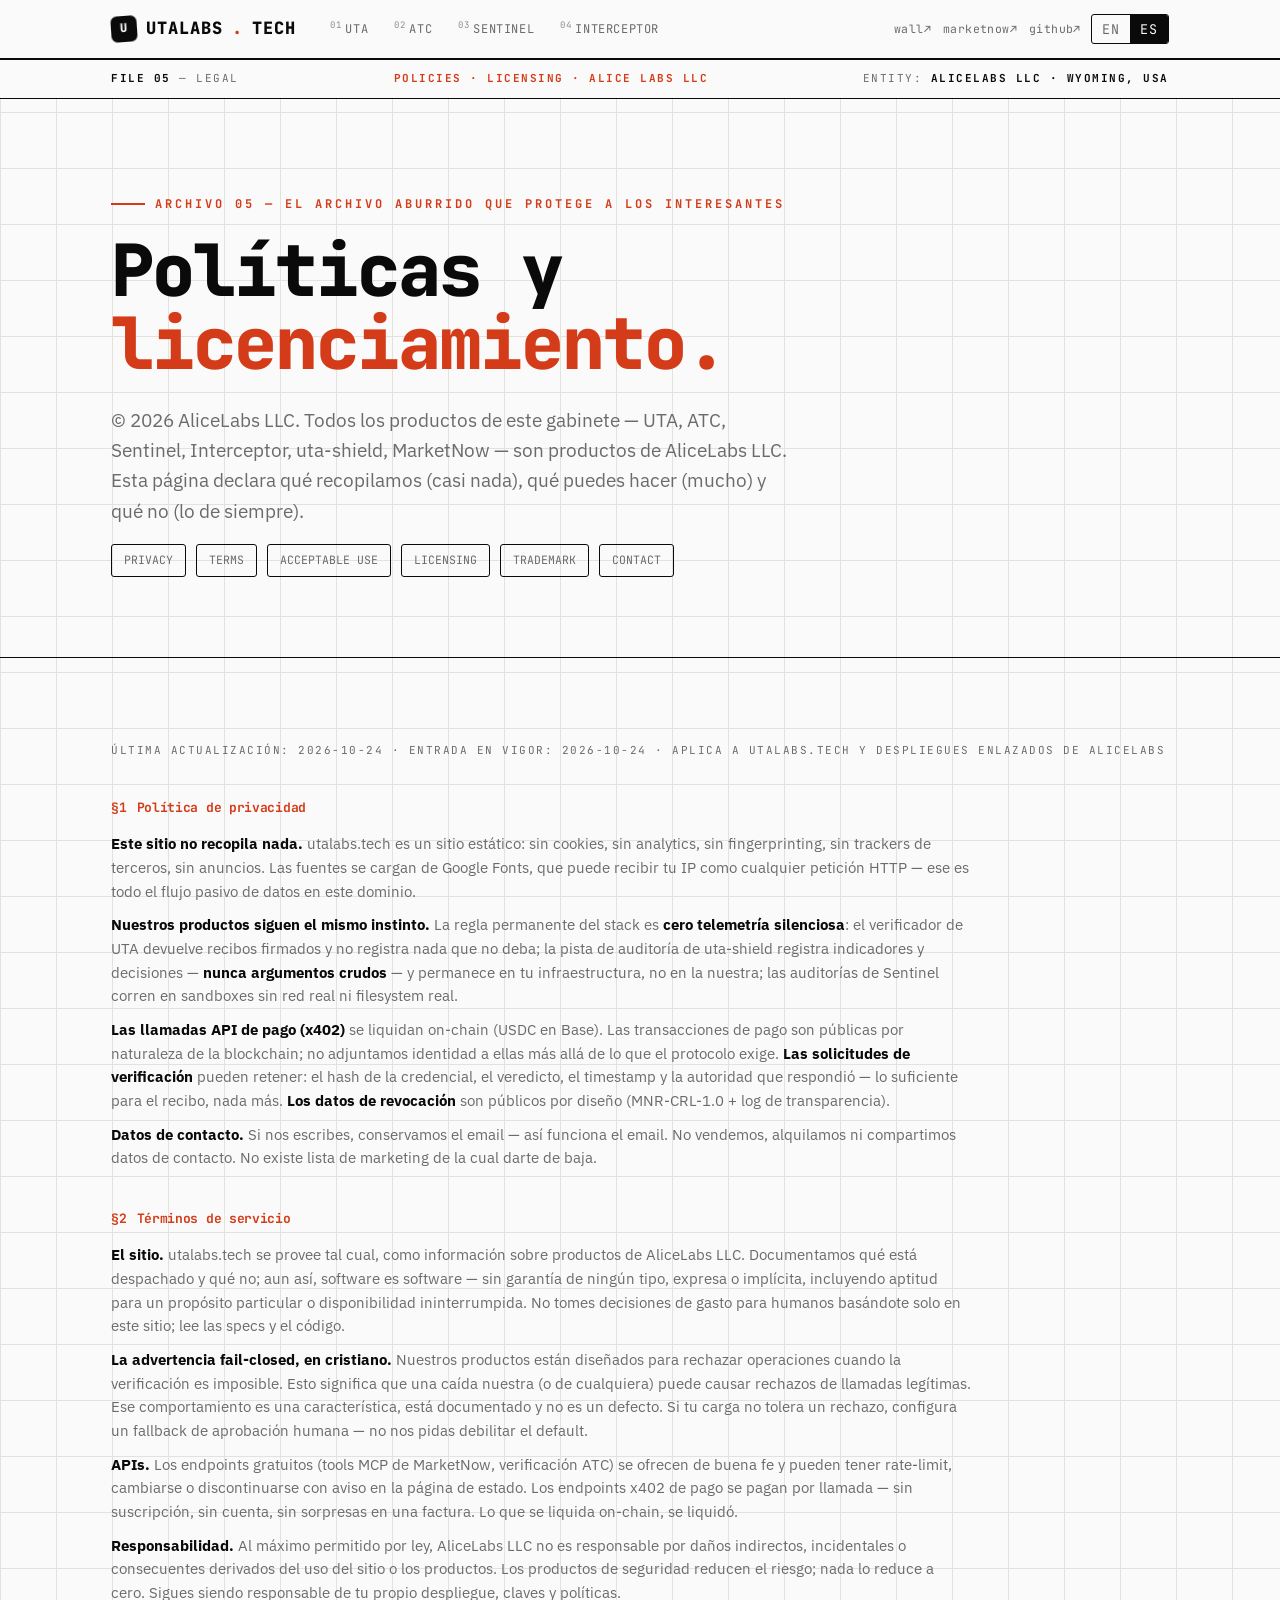
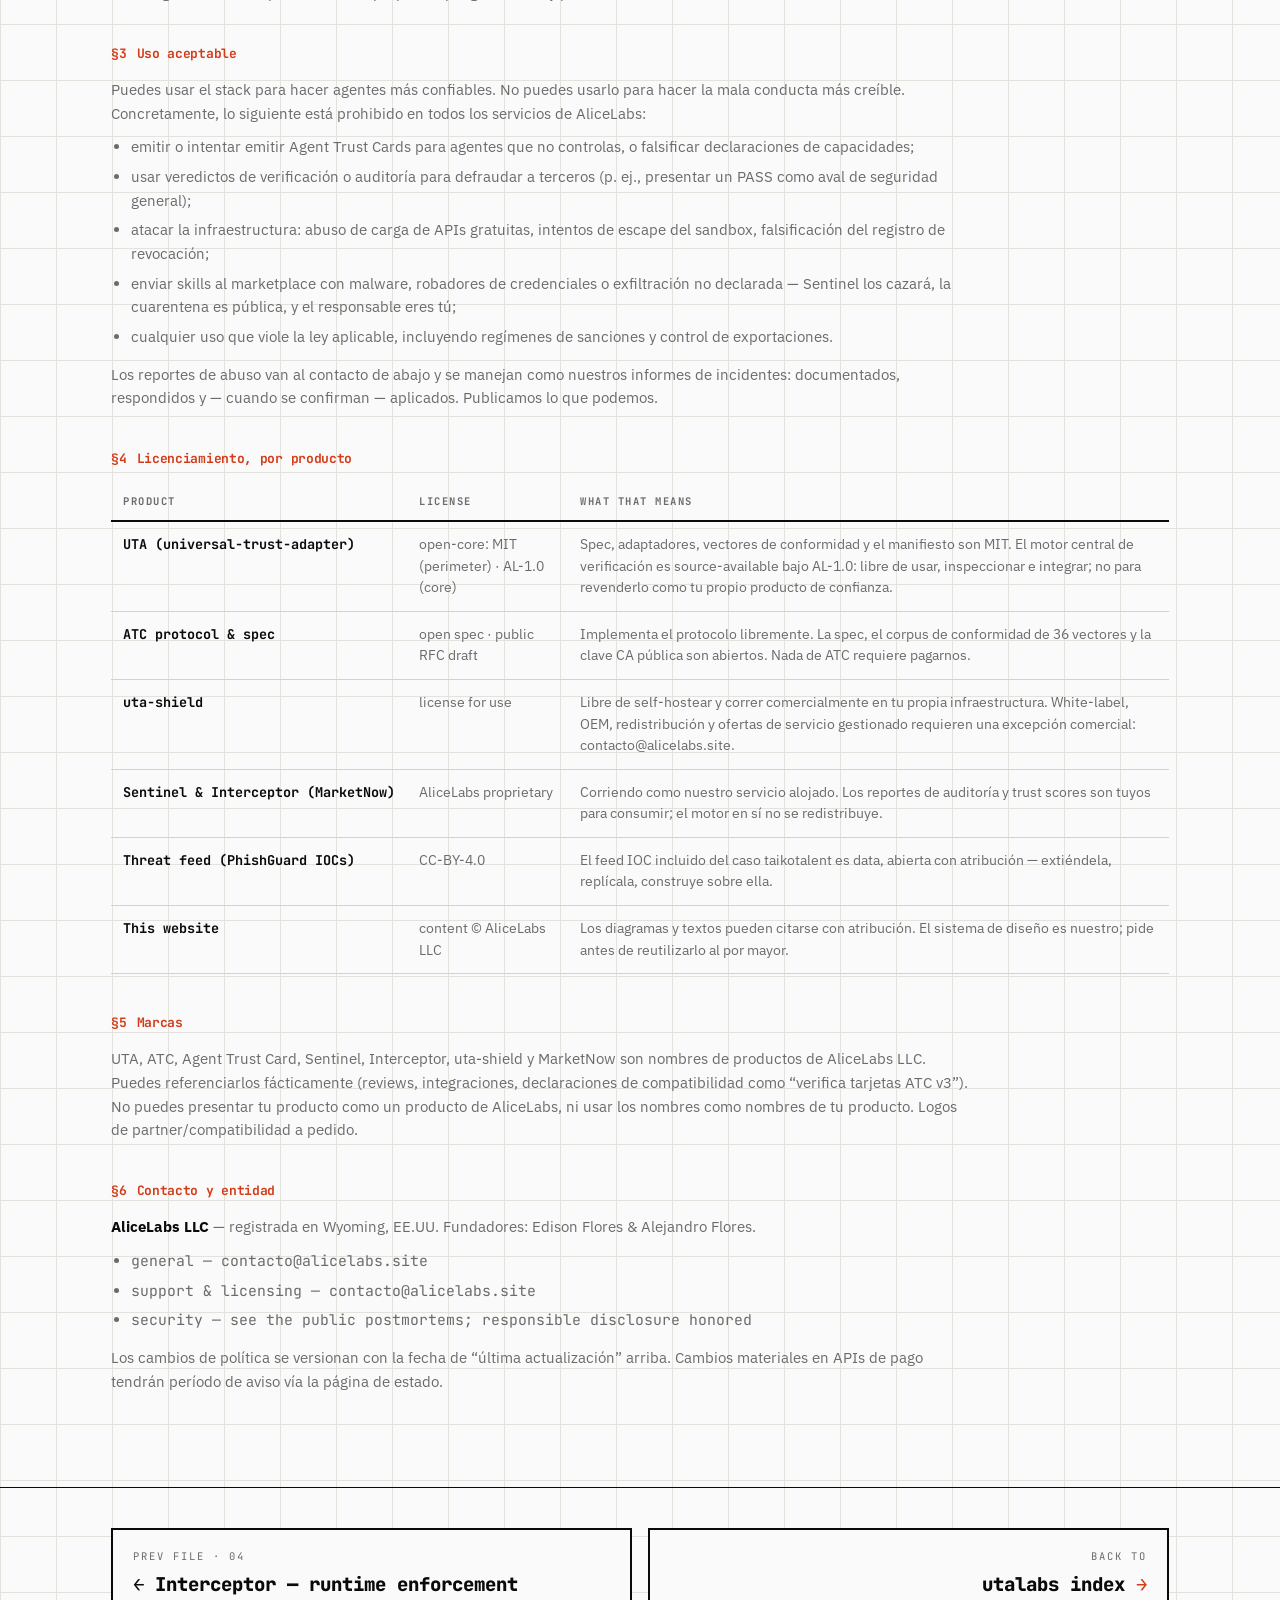
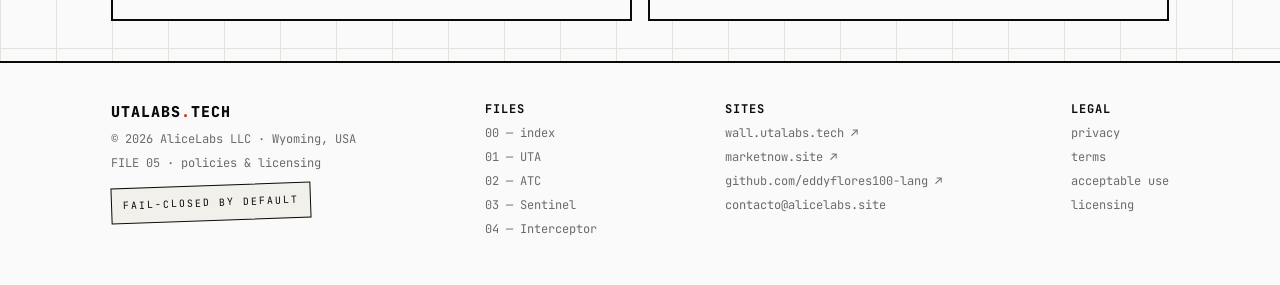
<file: policies/index.html>
<!DOCTYPE html>

<html data-lang="es" lang="es">
<head>
<meta charset="utf-8"/>
<meta content="width=device-width, initial-scale=1.0" name="viewport"/>
<title data-en="FILE 05 · Policies &amp; licensing · utalabs.tech — AliceLabs LLC">ARCHIVO 05 · Políticas y licencias · utalabs.tech — AliceLabs LLC</title>
<meta content="Políticas de utalabs.tech y de la pila agent-trust de AliceLabs: privacidad (sin telemetría silenciosa), términos, uso aceptable, licencias (open-core MIT · AL-1.0, licencia de uso, propietaria, feed CC-BY-4.0)." name="description"/>
<link href="https://utalabs.tech/policies/" rel="canonical"/>
<link href="data:image/svg+xml,%3Csvg xmlns='http://www.w3.org/2000/svg' viewBox='0 0 32 32'%3E%3Crect width='32' height='32' rx='6' fill='%230a0a0a'/%3E%3Cpath d='M8 10 L8 22 M8 22 L16 9 L24 22 M24 10 L24 22' stroke='%23d43c19' stroke-width='2.6' fill='none' stroke-linecap='square'/%3E%3C/svg%3E" rel="icon"/>
<link href="https://fonts.googleapis.com" rel="preconnect"/>
<link crossorigin="" href="https://fonts.gstatic.com" rel="preconnect"/>
<link href="https://fonts.googleapis.com/css2?family=JetBrains+Mono:wght@400;500;700;800&amp;family=IBM+Plex+Sans:wght@400;500;600;700&amp;display=swap" rel="stylesheet"/>
<link href="/assets/site.css" rel="stylesheet"/>
<style>
  .policy h3{font-family:var(--mono);font-size:17px;margin:34px 0 12px;letter-spacing:-.3px}
  .policy h3 span{color:var(--signal);margin-right:10px;font-size:13px}
  .policy p,.policy li{color:var(--muted);font-size:14.8px;margin-bottom:10px;max-width:860px}
  .policy b{color:var(--ink)}
  .policy ul{margin:0 0 14px 20px}
  .policy li{margin-bottom:6px}
  .updated{font-family:var(--mono);font-size:11px;letter-spacing:1.5px;color:var(--muted);text-transform:uppercase;margin-bottom:8px}
  .anchorbar{display:flex;gap:10px;flex-wrap:wrap;margin:18px 0 8px}
  .anchorbar a{
    font-family:var(--mono);font-size:11.5px;text-decoration:none;color:var(--muted);
    border:1.5px solid var(--ink);padding:6px 12px;border-radius:3px;
  }
  .anchorbar a:hover{background:var(--ink);color:var(--paper)}
</style>
</head>
<body>
<nav class="topbar">
<div class="wrap">
<a class="brand" href="/"><span class="stamp">U</span>UTALABS<span style="color:var(--signal)">.</span>TECH</a>
<div class="navfiles">
<a href="/uta/"><sup>01</sup>UTA</a>
<a href="/atc/"><sup>02</sup>ATC</a>
<a href="/sentinel/"><sup>03</sup>SENTINEL</a>
<a href="/interceptor/"><sup>04</sup>INTERCEPTOR</a>
</div>
<div class="navright">
<div class="extlinks">
<a href="https://wall.utalabs.tech">wall↗</a>
<a href="https://www.marketnow.site">marketnow↗</a>
<a href="https://github.com/eddyflores100-lang">github↗</a>
</div>
<div class="langsw">
<button class="" data-setlang="en">EN</button>
<button class="on" data-setlang="es">ES</button>
</div>
</div>
</div>
</nav>
<div class="filestrip">
<div class="wrap">
<span><b>FILE 05</b> — legal</span>
<span class="fs-signal">policies · licensing · alice labs llc</span>
<span>entity: <b>AliceLabs LLC · Wyoming, USA</b></span>
</div>
</div>
<header class="hero">
<div class="wrap">
<div class="kick" data-en="File 05 — the boring file that protects the interesting ones">Archivo 05 — el archivo aburrido que protege a los interesantes</div>
<h1 class="mega" data-en="Policies &amp;amp; &lt;em&gt;licensing.&lt;/em&gt;">Políticas y <em>licenciamiento.</em></h1>
<p class="tagline" data-en="© 2026 AliceLabs LLC. All products in this cabinet — UTA, ATC, Sentinel, Interceptor, uta-shield, MarketNow — are AliceLabs LLC products. This page states what we collect (almost nothing), what you may do (a lot), and what you may not (the usual).">© 2026 AliceLabs LLC. Todos los productos de este gabinete — UTA, ATC, Sentinel, Interceptor, uta-shield, MarketNow — son productos de AliceLabs LLC. Esta página declara qué recopilamos (casi nada), qué puedes hacer (mucho) y qué no (lo de siempre).</p>
<div class="anchorbar">
<a href="#privacy">PRIVACY</a>
<a href="#terms">TERMS</a>
<a href="#aups">ACCEPTABLE USE</a>
<a href="#licensing">LICENSING</a>
<a href="#trademark">TRADEMARK</a>
<a href="#contact">CONTACT</a>
</div>
</div>
</header>
<section class="blk policy">
<div class="wrap">
<div class="updated" data-en="last updated: 2026-10-22 · applies to utalabs.tech and linked AliceLabs deployments">última actualización: 2026-10-24 · entrada en vigor: 2026-10-24 · aplica a utalabs.tech y despliegues enlazados de AliceLabs</div>
<!-- PRIVACY -->
<h3 id="privacy"><span>§1</span><span data-en="Privacy policy">Política de privacidad</span></h3>
<p data-en="&lt;b&gt;This website collects nothing.&lt;/b&gt; utalabs.tech is a static site: no cookies, no analytics, no fingerprinting, no third-party trackers, no ads. Fonts are loaded from Google Fonts, which may receive your IP address as any HTTP request does — that is the entire extent of passive data flow on this domain."><b>Este sitio no recopila nada.</b> utalabs.tech es un sitio estático: sin cookies, sin analytics, sin fingerprinting, sin trackers de terceros, sin anuncios. Las fuentes se cargan de Google Fonts, que puede recibir tu IP como cualquier petición HTTP — ese es todo el flujo pasivo de datos en este dominio.</p>
<p data-en="&lt;b&gt;Our products follow the same instinct.&lt;/b&gt; The stack's standing rule is &lt;b&gt;no silent telemetry&lt;/b&gt;: UTA's verifier returns signed receipts and logs nothing it doesn't have to; uta-shield's audit trail records indicators and decisions — &lt;b&gt;never raw arguments&lt;/b&gt; — and stays on your infrastructure, not ours; Sentinel audits run inside sandboxes with no real network and no real filesystem."><b>Nuestros productos siguen el mismo instinto.</b> La regla permanente del stack es <b>cero telemetría silenciosa</b>: el verificador de UTA devuelve recibos firmados y no registra nada que no deba; la pista de auditoría de uta-shield registra indicadores y decisiones — <b>nunca argumentos crudos</b> — y permanece en tu infraestructura, no en la nuestra; las auditorías de Sentinel corren en sandboxes sin red real ni filesystem real.</p>
<p data-en="&lt;b&gt;Paid API calls (x402)&lt;/b&gt; are settled on-chain (USDC on Base). Payment transactions are public by nature of the blockchain; we do not attach identity to them beyond what the protocol itself requires. &lt;b&gt;Verification requests&lt;/b&gt; may retain: the credential hash, the verdict, the timestamp and the authority that answered — sufficient for the receipt, nothing more. &lt;b&gt;Revocation data&lt;/b&gt; is public by design (MNR-CRL-1.0 + transparency log)."><b>Las llamadas API de pago (x402)</b> se liquidan on-chain (USDC en Base). Las transacciones de pago son públicas por naturaleza de la blockchain; no adjuntamos identidad a ellas más allá de lo que el protocolo exige. <b>Las solicitudes de verificación</b> pueden retener: el hash de la credencial, el veredicto, el timestamp y la autoridad que respondió — lo suficiente para el recibo, nada más. <b>Los datos de revocación</b> son públicos por diseño (MNR-CRL-1.0 + log de transparencia).</p>
<p data-en="&lt;b&gt;Contact data.&lt;/b&gt; If you email us, we keep the email — that's how email works. We don't sell, rent or share contact data. There is no marketing list to opt out of."><b>Datos de contacto.</b> Si nos escribes, conservamos el email — así funciona el email. No vendemos, alquilamos ni compartimos datos de contacto. No existe lista de marketing de la cual darte de baja.</p>
<!-- TERMS -->
<h3 id="terms"><span>§2</span><span data-en="Terms of service">Términos de servicio</span></h3>
<p data-en="&lt;b&gt;The site.&lt;/b&gt; utalabs.tech is provided as-is, for information about AliceLabs LLC products. We document what ships and what doesn't; still, software is software — no warranty of any kind, express or implied, including fitness for a particular purpose or uninterrupted availability. Don't make spending decisions for humans based on this marketing site alone; read the specs and the code."><b>El sitio.</b> utalabs.tech se provee tal cual, como información sobre productos de AliceLabs LLC. Documentamos qué está despachado y qué no; aun así, software es software — sin garantía de ningún tipo, expresa o implícita, incluyendo aptitud para un propósito particular o disponibilidad ininterrumpida. No tomes decisiones de gasto para humanos basándote solo en este sitio; lee las specs y el código.</p>
<p data-en="&lt;b&gt;The fail-closed caveat, in legalese.&lt;/b&gt; Our products are designed to refuse operations when verification is impossible. This means our (or any) outage can cause legitimate calls to be denied. That behavior is a feature, is documented, and is not a defect. If your workload cannot tolerate a denial, configure a human-approval fallback — don't ask us to weaken the default."><b>La advertencia fail-closed, en cristiano.</b> Nuestros productos están diseñados para rechazar operaciones cuando la verificación es imposible. Esto significa que una caída nuestra (o de cualquiera) puede causar rechazos de llamadas legítimas. Ese comportamiento es una característica, está documentado y no es un defecto. Si tu carga no tolera un rechazo, configura un fallback de aprobación humana — no nos pidas debilitar el default.</p>
<p data-en="&lt;b&gt;APIs.&lt;/b&gt; Free endpoints (MarketNow MCP tools, ATC verification) are offered in good faith and may be rate-limited, changed or discontinued with notice on the status page. Paid x402 endpoints are paid per call — no subscription, no account, no surprises on an invoice. Whatever settles on-chain is settled."><b>APIs.</b> Los endpoints gratuitos (tools MCP de MarketNow, verificación ATC) se ofrecen de buena fe y pueden tener rate-limit, cambiarse o discontinuarse con aviso en la página de estado. Los endpoints x402 de pago se pagan por llamada — sin suscripción, sin cuenta, sin sorpresas en una factura. Lo que se liquida on-chain, se liquidó.</p>
<p data-en="&lt;b&gt;Liability.&lt;/b&gt; To the maximum extent permitted by law, AliceLabs LLC is not liable for indirect, incidental or consequential damages arising from use of the site or the products. Security products reduce risk; nothing reduces it to zero. You remain responsible for your own deployment, keys and policies."><b>Responsabilidad.</b> Al máximo permitido por ley, AliceLabs LLC no es responsable por daños indirectos, incidentales o consecuentes derivados del uso del sitio o los productos. Los productos de seguridad reducen el riesgo; nada lo reduce a cero. Sigues siendo responsable de tu propio despliegue, claves y políticas.</p>
<!-- AUP -->
<h3 id="aups"><span>§3</span><span data-en="Acceptable use">Uso aceptable</span></h3>
<p data-en="You may use the stack to make agents more trustworthy. You may not use it to make misbehavior more believable. Concretely, the following are prohibited on all AliceLabs services:">Puedes usar el stack para hacer agentes más confiables. No puedes usarlo para hacer la mala conducta más creíble. Concretamente, lo siguiente está prohibido en todos los servicios de AliceLabs:</p>
<ul>
<li data-en="issuing or attempting to issue Agent Trust Cards for agents you do not control, or falsifying capability declarations;">emitir o intentar emitir Agent Trust Cards para agentes que no controlas, o falsificar declaraciones de capacidades;</li>
<li data-en="using verification or audit verdicts to defraud third parties (e.g., presenting a PASS as an endorsement of overall safety);">usar veredictos de verificación o auditoría para defraudar a terceros (p. ej., presentar un PASS como aval de seguridad general);</li>
<li data-en="attacking the infrastructure: load abuse of free APIs, sandbox escape attempts, revocation-registry forgery;">atacar la infraestructura: abuso de carga de APIs gratuitas, intentos de escape del sandbox, falsificación del registro de revocación;</li>
<li data-en="submitting skills to the marketplace containing malware, credential stealers or undisclosed exfiltration — Sentinel will catch them, quarantine is public, and that's on you;">enviar skills al marketplace con malware, robadores de credenciales o exfiltración no declarada — Sentinel los cazará, la cuarentena es pública, y el responsable eres tú;</li>
<li data-en="any use violating applicable law, including sanctions and export-control regimes.">cualquier uso que viole la ley aplicable, incluyendo regímenes de sanciones y control de exportaciones.</li>
</ul>
<p data-en="Reports of abuse go to the contact below and are handled like our incident reports: documented, answered, and — when confirmed — enforced. We publish what we can.">Los reportes de abuso van al contacto de abajo y se manejan como nuestros informes de incidentes: documentados, respondidos y — cuando se confirman — aplicados. Publicamos lo que podemos.</p>
<!-- LICENSING -->
<h3 id="licensing"><span>§4</span><span data-en="Licensing, per product">Licenciamiento, por producto</span></h3>
<div class="evwrap rv">
<table class="ev">
<thead><tr><th>product</th><th>license</th><th>what that means</th></tr></thead>
<tbody>
<tr><td>UTA (universal-trust-adapter)</td><td>open-core: MIT (perimeter) · AL-1.0 (core)</td><td data-en="Spec, adapters, conformance vectors and the manifesto are MIT. The core verification engine is source-available under AL-1.0: free to use, inspect and integrate; not for resale as your own trust product.">Spec, adaptadores, vectores de conformidad y el manifiesto son MIT. El motor central de verificación es source-available bajo AL-1.0: libre de usar, inspeccionar e integrar; no para revenderlo como tu propio producto de confianza.</td></tr>
<tr><td>ATC protocol &amp; spec</td><td>open spec · public RFC draft</td><td data-en="Implement the protocol freely. The spec, the 36-vector conformance corpus and the public CA key are open. Nothing about ATC requires paying us.">Implementa el protocolo libremente. La spec, el corpus de conformidad de 36 vectores y la clave CA pública son abiertos. Nada de ATC requiere pagarnos.</td></tr>
<tr><td>uta-shield</td><td>license for use</td><td data-en="Free to self-host and run commercially on your own infrastructure. White-label, OEM, redistribution and managed-service offerings require a commercial exception: contacto@alicelabs.site.">Libre de self-hostear y correr comercialmente en tu propia infraestructura. White-label, OEM, redistribución y ofertas de servicio gestionado requieren una excepción comercial: contacto@alicelabs.site.</td></tr>
<tr><td>Sentinel &amp; Interceptor (MarketNow)</td><td>AliceLabs proprietary</td><td data-en="Running as our hosted service. Audit reports and trust scores are yours to consume; the engine itself is not redistributed.">Corriendo como nuestro servicio alojado. Los reportes de auditoría y trust scores son tuyos para consumir; el motor en sí no se redistribuye.</td></tr>
<tr><td>Threat feed (PhishGuard IOCs)</td><td>CC-BY-4.0</td><td data-en="The bundled IOC feed from the taikotalent case is data, open with attribution — extend it, mirror it, build on it.">El feed IOC incluido del caso taikotalent es data, abierta con atribución — extiéndela, replícala, construye sobre ella.</td></tr>
<tr><td>This website</td><td>content © AliceLabs LLC</td><td data-en="Diagrams and text may be quoted with attribution. The design system is ours; ask before reusing it wholesale.">Los diagramas y textos pueden citarse con atribución. El sistema de diseño es nuestro; pide antes de reutilizarlo al por mayor.</td></tr>
</tbody>
</table>
</div>
<!-- TRADEMARK -->
<h3 id="trademark"><span>§5</span><span data-en="Trademarks">Marcas</span></h3>
<p data-en="UTA, ATC, Agent Trust Card, Sentinel, Interceptor, uta-shield and MarketNow are names of AliceLabs LLC products. You may reference them factually (reviews, integrations, compatibility statements such as “verifies ATC v3 cards”). You may not present your product as an AliceLabs product, or use the names as your own product names. Partner/compatibility logos on request.">UTA, ATC, Agent Trust Card, Sentinel, Interceptor, uta-shield y MarketNow son nombres de productos de AliceLabs LLC. Puedes referenciarlos fácticamente (reviews, integraciones, declaraciones de compatibilidad como “verifica tarjetas ATC v3”). No puedes presentar tu producto como un producto de AliceLabs, ni usar los nombres como nombres de tu producto. Logos de partner/compatibilidad a pedido.</p>
<!-- CONTACT -->
<h3 id="contact"><span>§6</span><span data-en="Contact &amp;amp; entity">Contacto y entidad</span></h3>
<p data-en="&lt;b&gt;AliceLabs LLC&lt;/b&gt; — registered in Wyoming, USA. Founders: Edison Flores &amp;amp; Alejandro Flores."><b>AliceLabs LLC</b> — registrada en Wyoming, EE.UU. Fundadores: Edison Flores &amp; Alejandro Flores.</p>
<ul>
<li><span class="mono">general — contacto@alicelabs.site</span></li>
<li><span class="mono">support &amp; licensing — contacto@alicelabs.site</span></li>
<li><span class="mono">security — see the public postmortems; responsible disclosure honored</span></li>
</ul>
<p data-en="Policy changes are versioned by the “last updated” date at the top. Material changes to paid APIs get a notice period via the status page.">Los cambios de política se versionan con la fecha de “última actualización” arriba. Cambios materiales en APIs de pago tendrán período de aviso vía la página de estado.</p>
</div>
</section>
<div class="wrap">
<div class="filennav">
<a href="/interceptor/">
<div class="fno">prev file · 04</div>
<div class="ft">← Interceptor — runtime enforcement</div>
</a>
<a class="next" href="/">
<div class="fno">back to</div>
<div class="ft">utalabs index <span>→</span></div>
</a>
</div>
</div>
<footer>
<div class="wrap">
<div class="fcol">
<div class="fbrand">UTALABS<span style="color:var(--signal)">.</span>TECH</div>
<div>© 2026 AliceLabs LLC · Wyoming, USA</div>
<div>FILE 05 · policies &amp; licensing</div>
<div><span class="fseal">FAIL-CLOSED BY DEFAULT</span></div>
</div>
<div class="fcol">
<b>FILES</b><br/>
<a href="/">00 — index</a><br/>
<a href="/uta/">01 — UTA</a><br/>
<a href="/atc/">02 — ATC</a><br/>
<a href="/sentinel/">03 — Sentinel</a><br/>
<a href="/interceptor/">04 — Interceptor</a>
</div>
<div class="fcol">
<b>SITES</b><br/>
<a href="https://wall.utalabs.tech">wall.utalabs.tech ↗</a><br/>
<a href="https://www.marketnow.site">marketnow.site ↗</a><br/>
<a href="https://github.com/eddyflores100-lang">github.com/eddyflores100-lang ↗</a><br/>
<a href="mailto:contacto@alicelabs.site">contacto@alicelabs.site</a>
</div>
<div class="fcol">
<b>LEGAL</b><br/>
<a href="#privacy">privacy</a><br/>
<a href="#terms">terms</a><br/>
<a href="#aups">acceptable use</a><br/>
<a href="#licensing">licensing</a>
</div>
</div>
</footer>
<script src="/assets/site.js"></script>
</body>
</html>
</file>
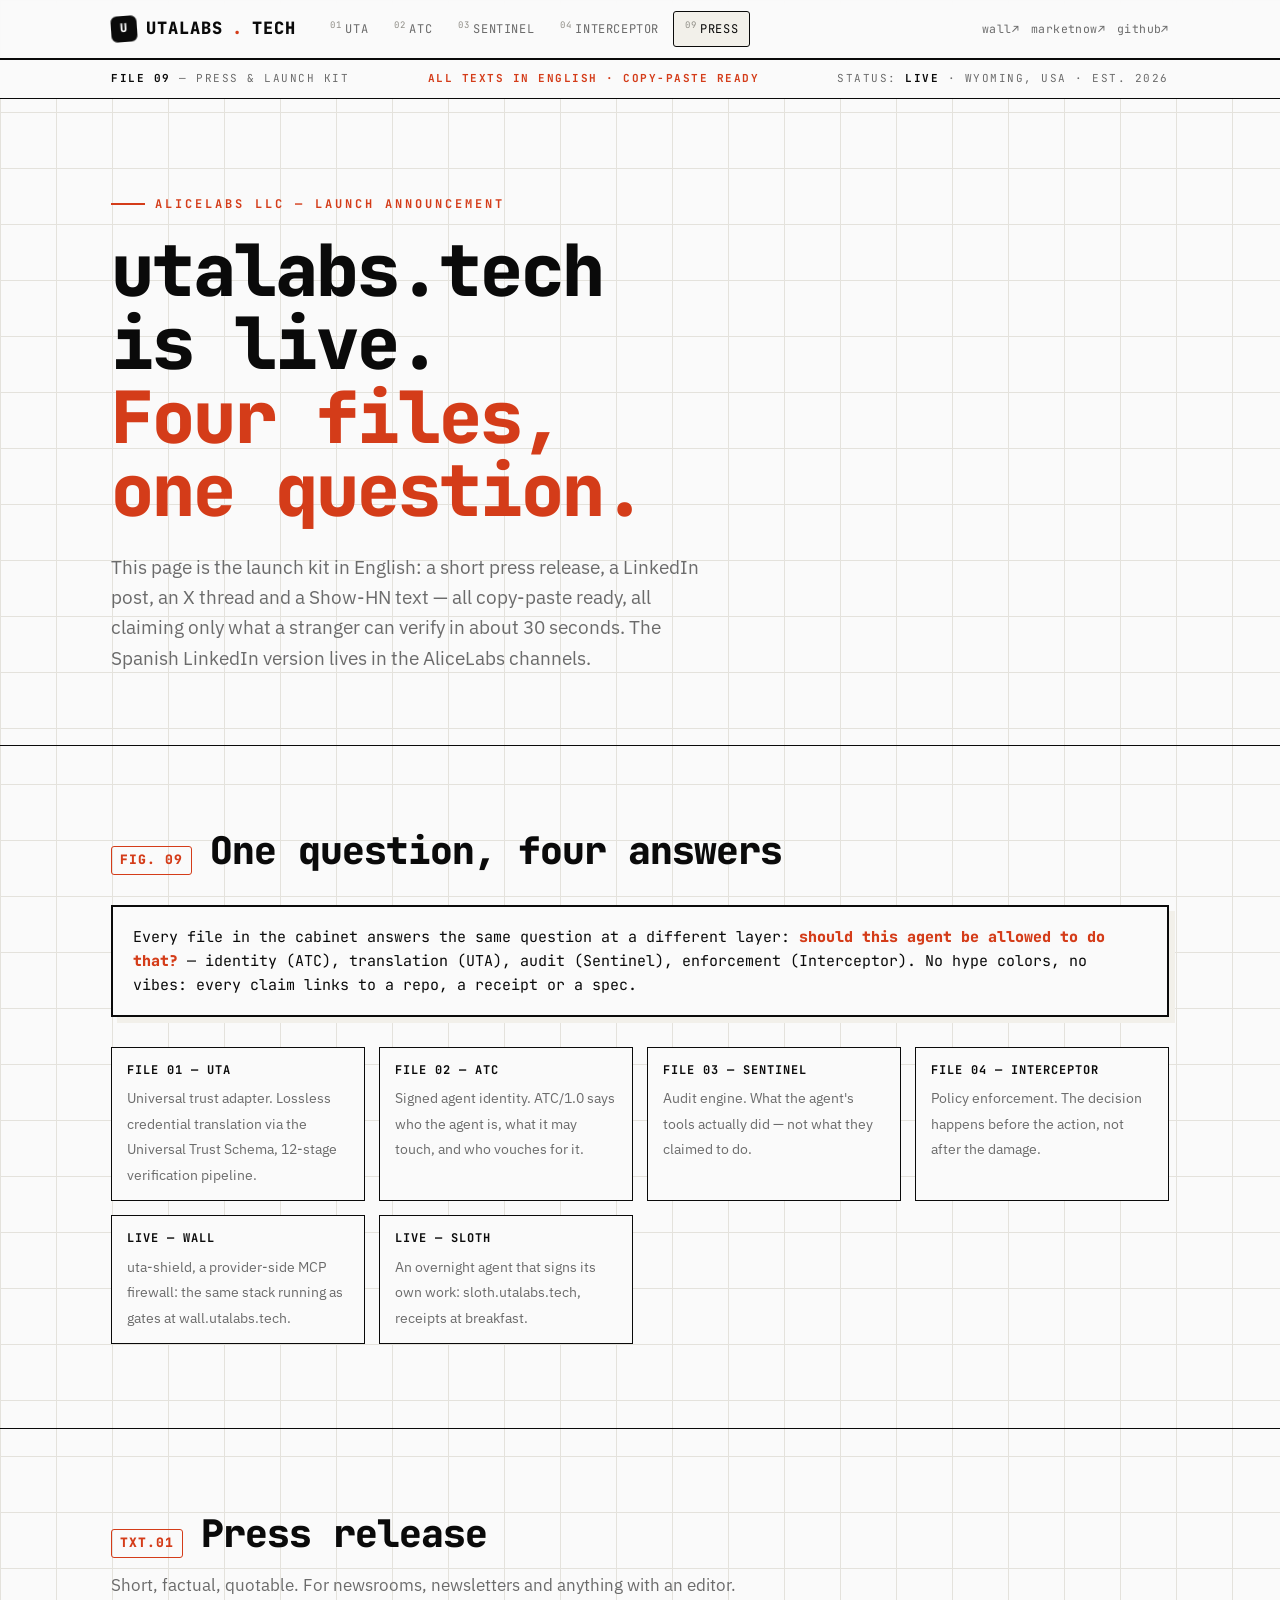
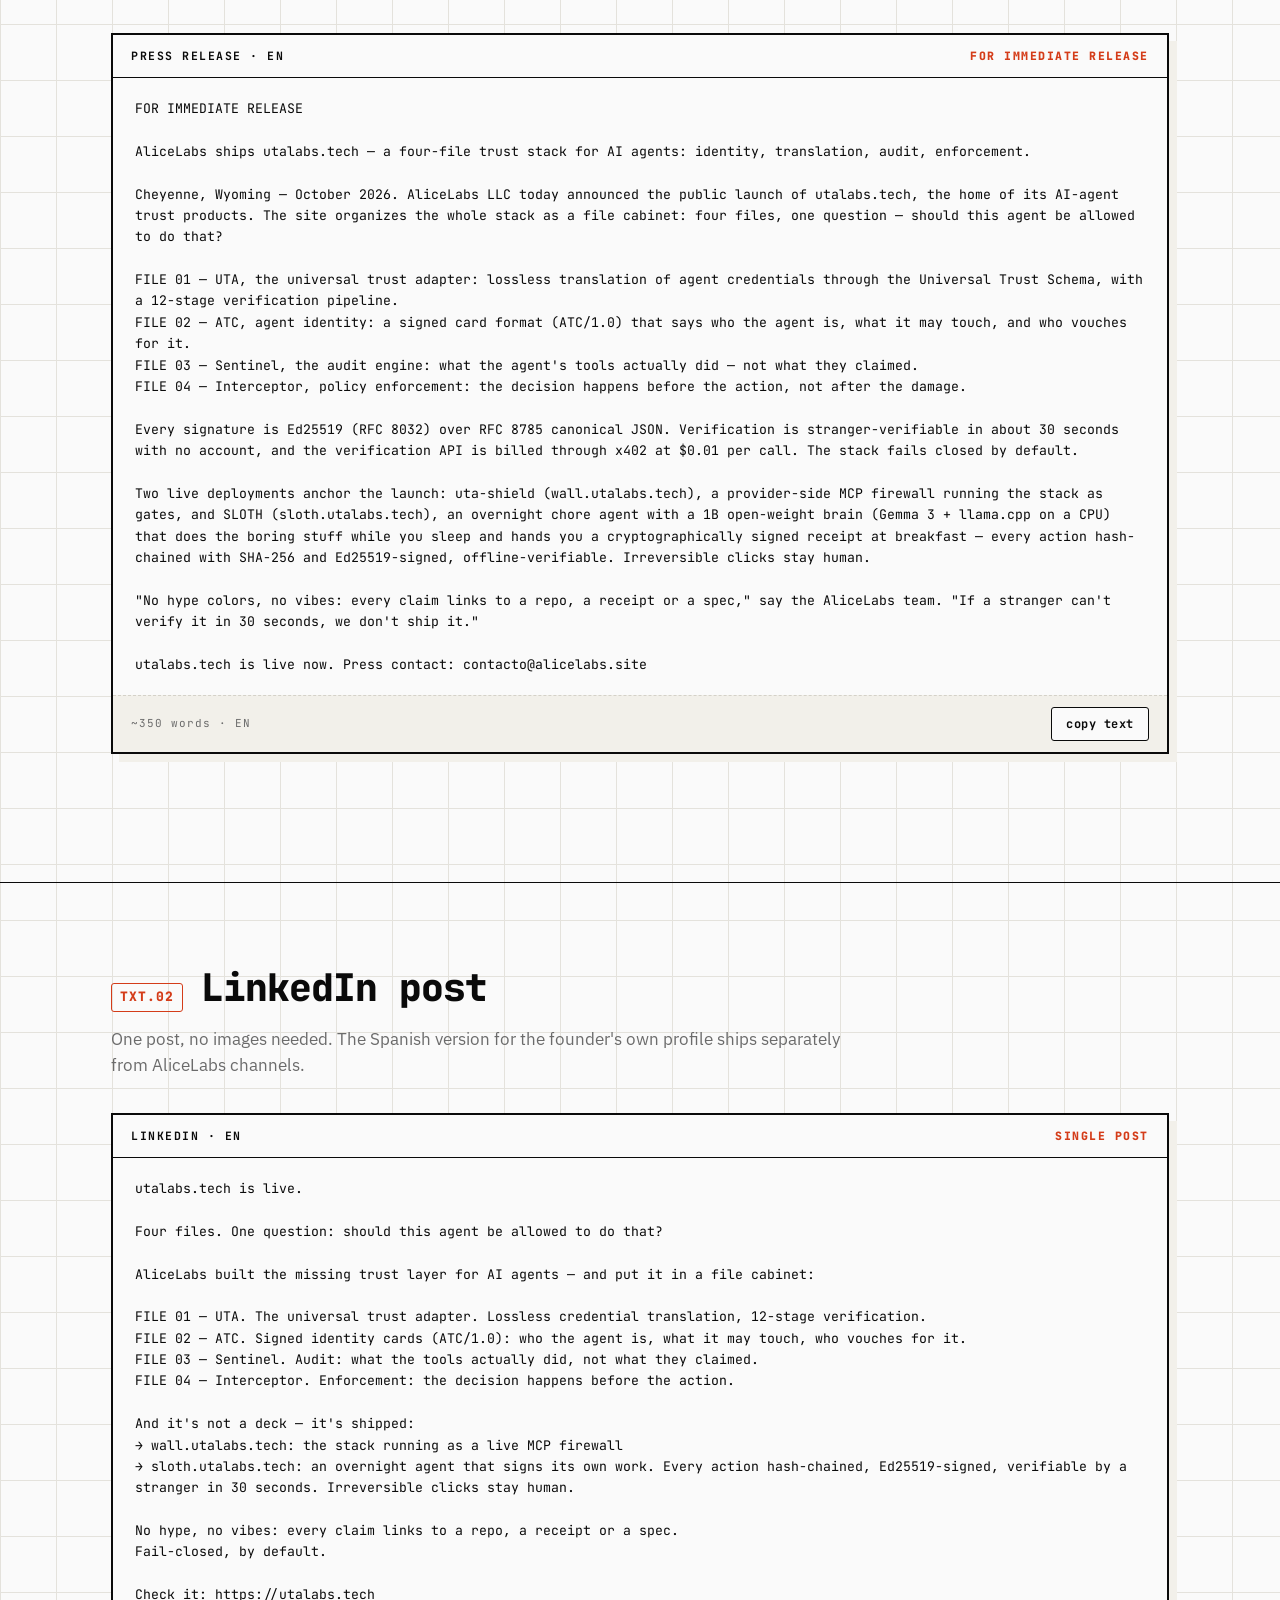
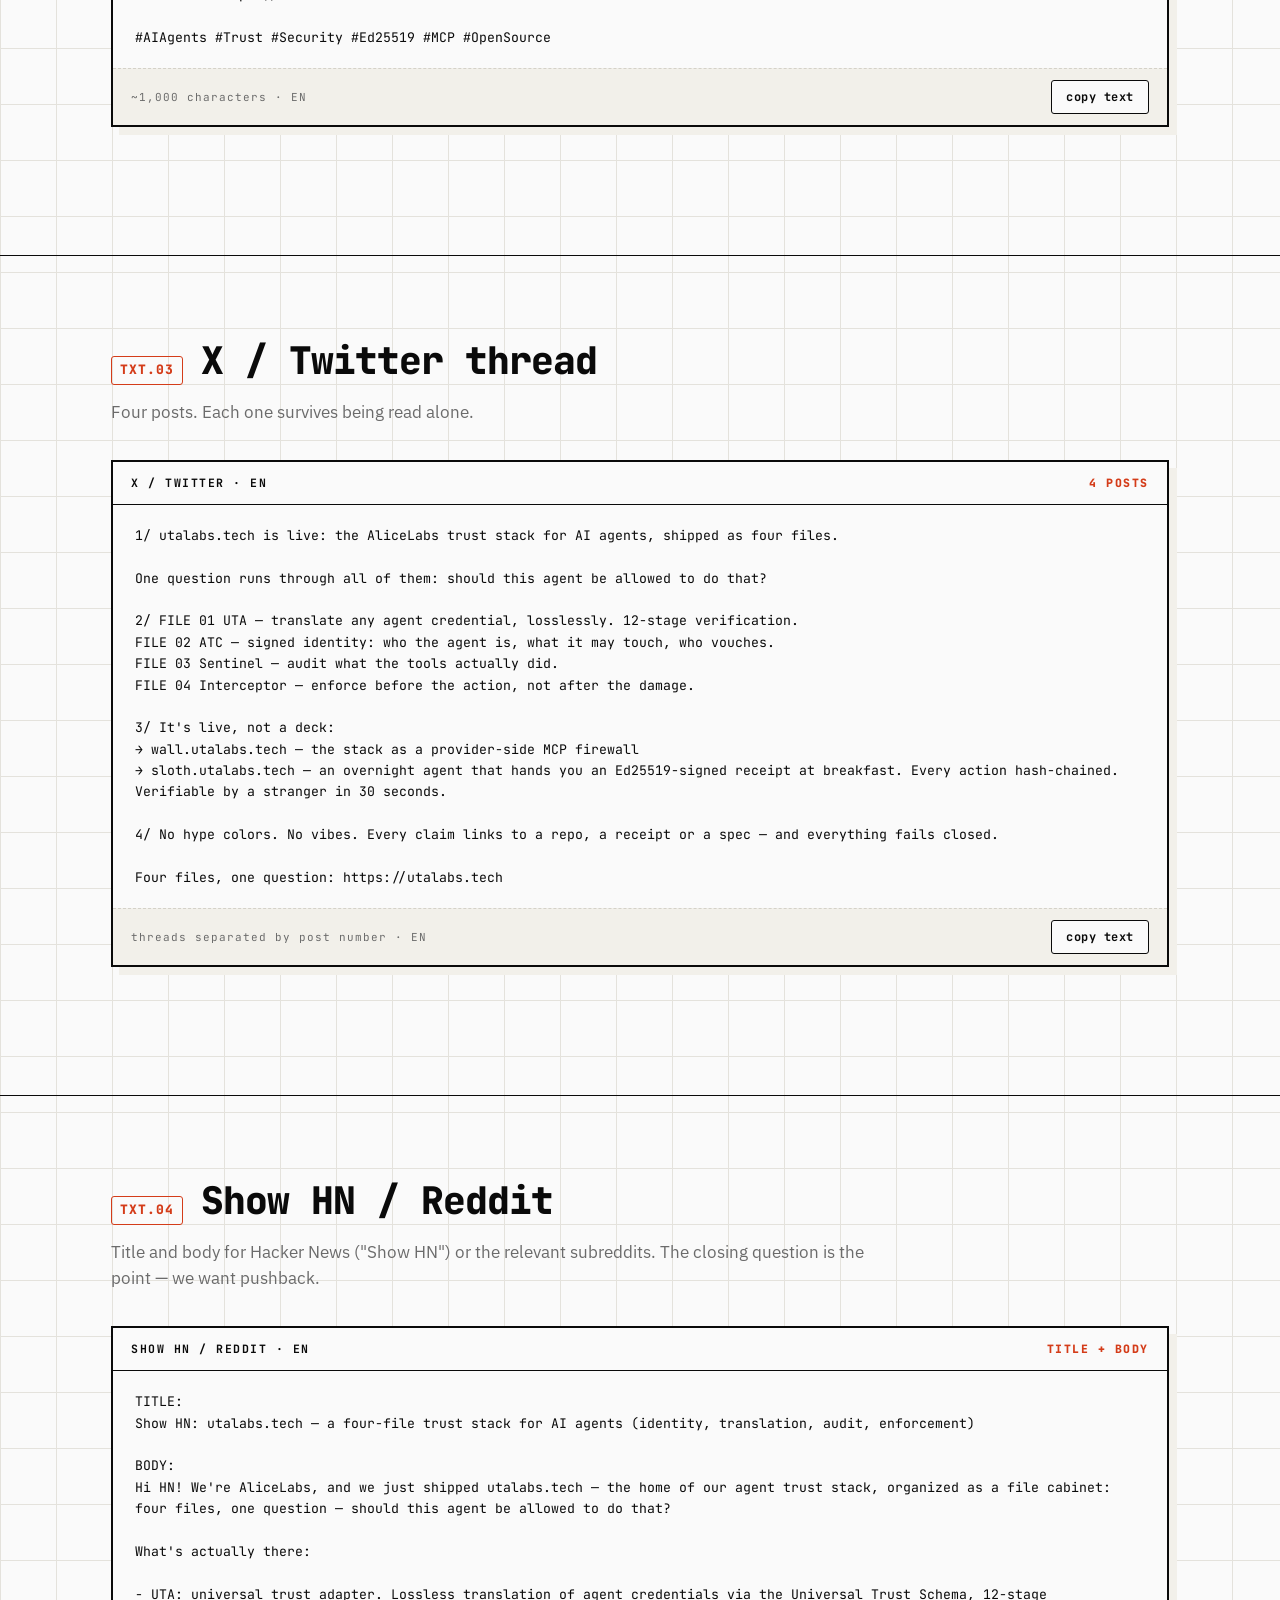
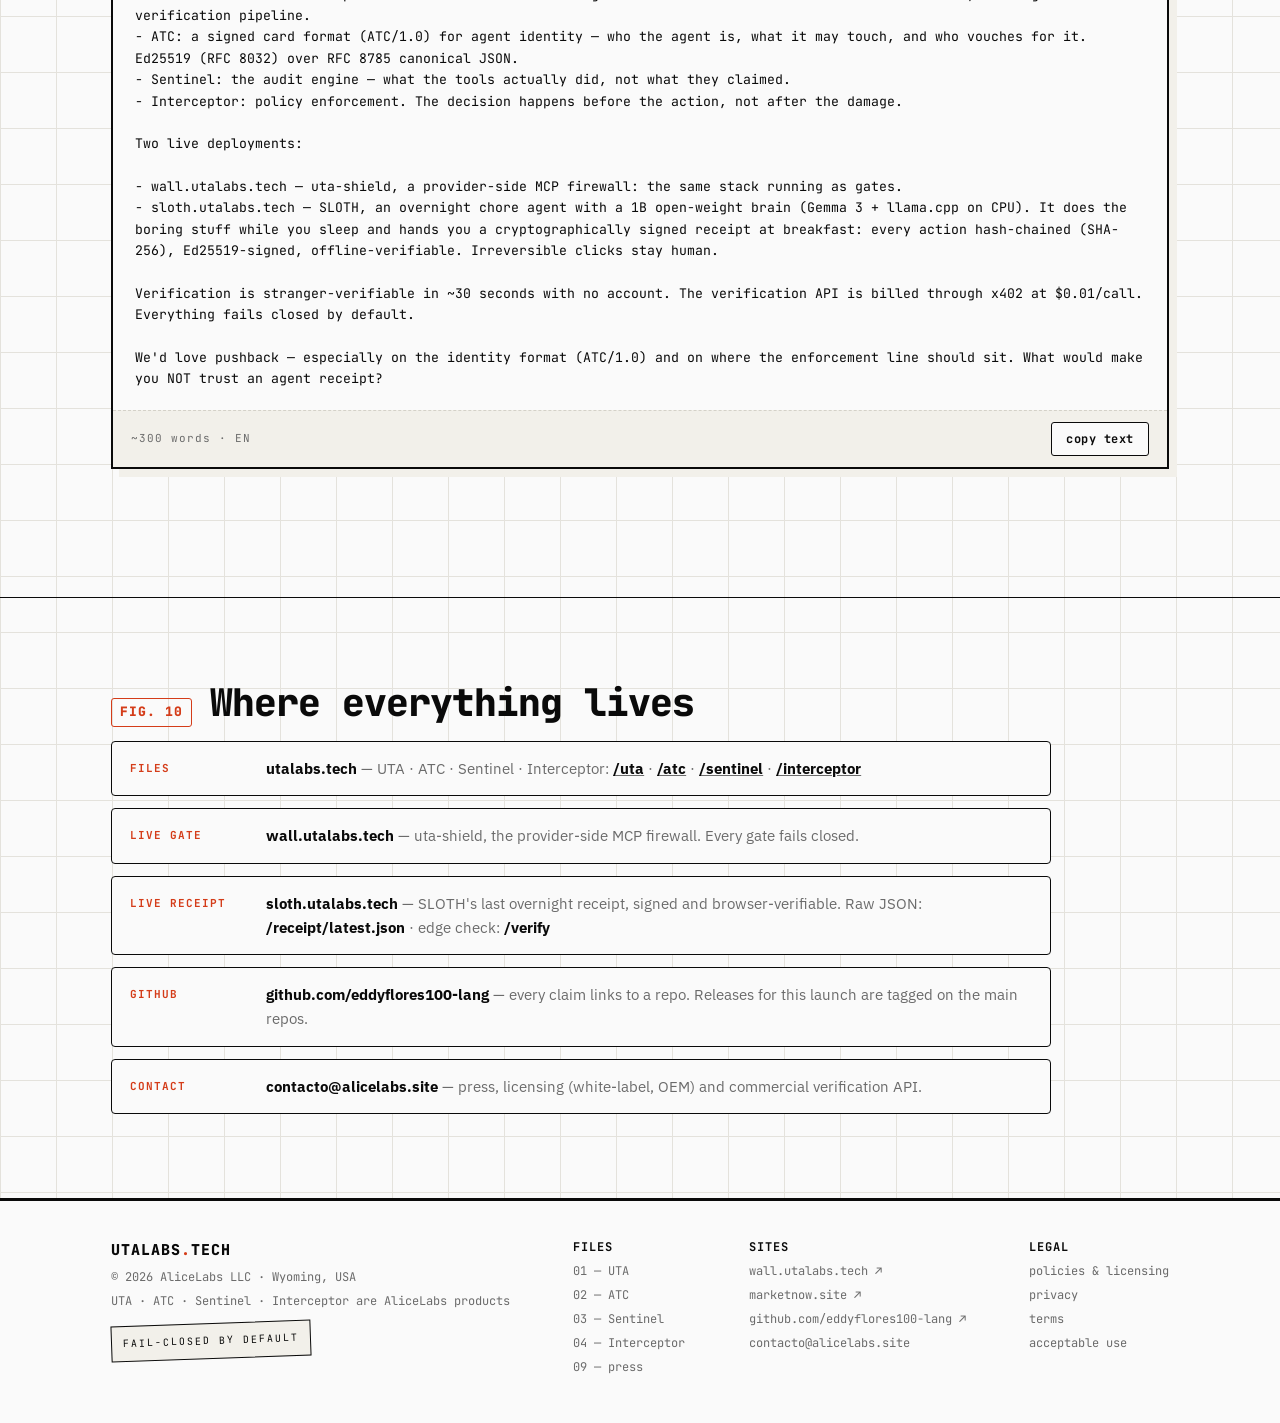
<file: press/index.html>
<!DOCTYPE html>
<html lang="en">
<head>
<meta charset="utf-8"/>
<meta content="width=device-width, initial-scale=1.0" name="viewport"/>
<title>Press &amp; launch kit — utalabs.tech is live · AliceLabs LLC</title>
<meta content="Launch kit for utalabs.tech: press release, LinkedIn post, X thread and HN/Reddit text in English. Four files, one question: should this agent be allowed to do that?" name="description"/>
<link href="https://utalabs.tech/press/" rel="canonical"/>
<link href="data:image/svg+xml,%3Csvg xmlns='http://www.w3.org/2000/svg' viewBox='0 0 32 32'%3E%3Crect width='32' height='32' rx='6' fill='%230a0a0a'/%3E%3Cpath d='M8 10 L8 22 M8 22 L16 9 L24 22 M24 10 L24 22' stroke='%23d43c19' stroke-width='2.6' fill='none' stroke-linecap='square'/%3E%3C/svg%3E" rel="icon"/>
<meta content="utalabs.tech — agent trust infrastructure, in files" property="og:title"/>
<meta content="Press &amp; launch kit: press release, LinkedIn, X thread, HN text. UTA · ATC · Sentinel · Interceptor, by AliceLabs LLC." property="og:description"/>
<meta content="https://utalabs.tech/press/" property="og:url"/>
<link href="https://fonts.googleapis.com" rel="preconnect"/>
<link crossorigin="" href="https://fonts.gstatic.com" rel="preconnect"/>
<link href="https://fonts.googleapis.com/css2?family=JetBrains+Mono:wght@400;500;700;800&amp;family=IBM+Plex+Sans:wght@400;500;600;700&amp;display=swap" rel="stylesheet"/>
<link href="/assets/site.css" rel="stylesheet"/>
<style>
/* press-only styles */
.post{
  border:2px solid var(--ink);background:var(--paper);
  box-shadow:8px 8px 0 var(--paper-2);margin:0 0 44px;
}
.post .pt{
  display:flex;justify-content:space-between;align-items:center;gap:12px;flex-wrap:wrap;
  padding:12px 18px;border-bottom:1.5px solid var(--ink);
  font-family:var(--mono);font-size:11.5px;letter-spacing:1.5px;text-transform:uppercase;color:var(--muted);
}
.post .pt b{color:var(--ink)}
.post .pt .tag{color:var(--signal);font-weight:800}
.post .pb{padding:20px 22px}
.post pre{
  font-family:var(--mono);font-size:13.2px;line-height:1.62;white-space:pre-wrap;
  overflow-wrap:anywhere;color:var(--ink);
}
.post .pf{
  display:flex;justify-content:space-between;align-items:center;gap:10px;flex-wrap:wrap;
  border-top:1.5px dashed var(--edge-2);padding:11px 18px;background:var(--paper-2);
  font-family:var(--mono);font-size:11px;letter-spacing:1px;color:var(--muted);
}
.copyok{color:var(--pass) !important;font-weight:700}
.q{border:2px solid var(--ink);background:var(--paper);padding:18px 20px;
  font-family:var(--mono);font-size:15px;box-shadow:6px 6px 0 var(--paper-2);margin:30px 0 0}
.q em{color:var(--signal);font-style:normal;font-weight:800}
.kv{display:grid;grid-template-columns:repeat(auto-fit,minmax(210px,1fr));gap:14px;margin-top:30px}
.kv .k{border:1.5px solid var(--ink);padding:13px 15px;background:var(--paper)}
.kv .k b{font-family:var(--mono);font-size:12px;letter-spacing:1px;text-transform:uppercase;display:block;margin-bottom:5px}
.kv .k span{color:var(--muted);font-size:13.5px}
</style>
</head>
<body>
<!-- ============ NAV ============ -->
<nav class="topbar">
<div class="wrap">
<a class="brand" href="/"><span class="stamp">U</span>UTALABS<span style="color:var(--signal)">.</span>TECH</a>
<div class="navfiles">
<a href="/uta/"><sup>01</sup>UTA</a>
<a href="/atc/"><sup>02</sup>ATC</a>
<a href="/sentinel/"><sup>03</sup>SENTINEL</a>
<a href="/interceptor/"><sup>04</sup>INTERCEPTOR</a>
<a class="on" href="/press/"><sup>09</sup>PRESS</a>
</div>
<div class="navright">
<div class="extlinks">
<a href="https://wall.utalabs.tech" title="uta-shield — provider-side MCP firewall">wall↗</a>
<a href="https://www.marketnow.site" title="MarketNow — trust registry">marketnow↗</a>
<a href="https://github.com/eddyflores100-lang" title="GitHub">github↗</a>
</div>
</div>
</div>
</nav>
<!-- ============ FILE STRIP ============ -->
<div class="filestrip">
<div class="wrap">
<span><b>FILE 09</b> — press &amp; launch kit</span>
<span class="fs-signal">ALL TEXTS IN ENGLISH · COPY-PASTE READY</span>
<span>status: <b class="ok">live</b> · wyoming, usa · est. 2026</span>
</div>
</div>
<!-- ============ HERO ============ -->
<header class="hero">
<div class="wrap herorow">
<div>
<div class="kick">AliceLabs LLC — launch announcement</div>
<h1 class="mega">utalabs.tech is live.<br/><em>Four files, one question.</em></h1>
<p class="tagline">This page is the launch kit in English: a short press release, a LinkedIn post, an X thread and a Show-HN text — all copy-paste ready, all claiming only what a stranger can verify in about 30 seconds. The Spanish LinkedIn version lives in the AliceLabs channels.</p>
</div>
<aside class="herometa rv">
<div class="row"><span>what shipped</span><b>utalabs.tech — trust stack</b></div>
<div class="row"><span>protocol</span><b>ATC / 1.0</b></div>
<div class="row"><span>signature</span><b>Ed25519 · RFC 8032</b></div>
<div class="row"><span>canonicalization</span><b>RFC 8785 JCS</b></div>
<div class="row"><span>live deployments</span><b class="ok">wall · sloth</b></div>
<div class="row"><span>fail-closed policy</span><b class="ok">ENFORCED</b></div>
<div class="row"><span>press contact</span><b>contacto@alicelabs.site</b></div>
</aside>
</div>
</header>
<!-- ============ THE QUESTION ============ -->
<section class="blk">
<div class="wrap">
<div class="sec-head"><span class="no">FIG. 09</span><h2>One question, four answers</h2></div>
<div class="q">Every file in the cabinet answers the same question at a different layer: <em>should this agent be allowed to do that?</em> — identity (ATC), translation (UTA), audit (Sentinel), enforcement (Interceptor). No hype colors, no vibes: every claim links to a repo, a receipt or a spec.</div>
<div class="kv">
<div class="k"><b>FILE 01 — UTA</b><span>Universal trust adapter. Lossless credential translation via the Universal Trust Schema, 12-stage verification pipeline.</span></div>
<div class="k"><b>FILE 02 — ATC</b><span>Signed agent identity. ATC/1.0 says who the agent is, what it may touch, and who vouches for it.</span></div>
<div class="k"><b>FILE 03 — Sentinel</b><span>Audit engine. What the agent's tools actually did — not what they claimed to do.</span></div>
<div class="k"><b>FILE 04 — Interceptor</b><span>Policy enforcement. The decision happens before the action, not after the damage.</span></div>
<div class="k"><b>LIVE — wall</b><span>uta-shield, a provider-side MCP firewall: the same stack running as gates at wall.utalabs.tech.</span></div>
<div class="k"><b>LIVE — sloth</b><span>An overnight agent that signs its own work: sloth.utalabs.tech, receipts at breakfast.</span></div>
</div>
</div>
</section>
<!-- ============ PRESS RELEASE ============ -->
<section class="blk">
<div class="wrap">
<div class="sec-head"><span class="no">TXT.01</span><h2>Press release</h2></div>
<p class="lede">Short, factual, quotable. For newsrooms, newsletters and anything with an editor.</p>
<div class="post" id="p-release">
<div class="pt"><b>press release · EN</b><span class="tag">for immediate release</span></div>
<div class="pb"><pre>FOR IMMEDIATE RELEASE

AliceLabs ships utalabs.tech — a four-file trust stack for AI agents: identity, translation, audit, enforcement.

Cheyenne, Wyoming — October 2026. AliceLabs LLC today announced the public launch of utalabs.tech, the home of its AI-agent trust products. The site organizes the whole stack as a file cabinet: four files, one question — should this agent be allowed to do that?

FILE 01 — UTA, the universal trust adapter: lossless translation of agent credentials through the Universal Trust Schema, with a 12-stage verification pipeline.
FILE 02 — ATC, agent identity: a signed card format (ATC/1.0) that says who the agent is, what it may touch, and who vouches for it.
FILE 03 — Sentinel, the audit engine: what the agent's tools actually did — not what they claimed.
FILE 04 — Interceptor, policy enforcement: the decision happens before the action, not after the damage.

Every signature is Ed25519 (RFC 8032) over RFC 8785 canonical JSON. Verification is stranger-verifiable in about 30 seconds with no account, and the verification API is billed through x402 at $0.01 per call. The stack fails closed by default.

Two live deployments anchor the launch: uta-shield (wall.utalabs.tech), a provider-side MCP firewall running the stack as gates, and SLOTH (sloth.utalabs.tech), an overnight chore agent with a 1B open-weight brain (Gemma 3 + llama.cpp on a CPU) that does the boring stuff while you sleep and hands you a cryptographically signed receipt at breakfast — every action hash-chained with SHA-256 and Ed25519-signed, offline-verifiable. Irreversible clicks stay human.

"No hype colors, no vibes: every claim links to a repo, a receipt or a spec," say the AliceLabs team. "If a stranger can't verify it in 30 seconds, we don't ship it."

utalabs.tech is live now. Press contact: contacto@alicelabs.site</pre></div>
<div class="pf"><span>~350 words · EN</span><button class="tbtn" data-copy="p-release" type="button">copy text</button></div>
</div>
</div>
</section>
<!-- ============ LINKEDIN ============ -->
<section class="blk">
<div class="wrap">
<div class="sec-head"><span class="no">TXT.02</span><h2>LinkedIn post</h2></div>
<p class="lede">One post, no images needed. The Spanish version for the founder's own profile ships separately from AliceLabs channels.</p>
<div class="post" id="p-linkedin">
<div class="pt"><b>linkedin · EN</b><span class="tag">single post</span></div>
<div class="pb"><pre>utalabs.tech is live.

Four files. One question: should this agent be allowed to do that?

AliceLabs built the missing trust layer for AI agents — and put it in a file cabinet:

FILE 01 — UTA. The universal trust adapter. Lossless credential translation, 12-stage verification.
FILE 02 — ATC. Signed identity cards (ATC/1.0): who the agent is, what it may touch, who vouches for it.
FILE 03 — Sentinel. Audit: what the tools actually did, not what they claimed.
FILE 04 — Interceptor. Enforcement: the decision happens before the action.

And it's not a deck — it's shipped:
→ wall.utalabs.tech: the stack running as a live MCP firewall
→ sloth.utalabs.tech: an overnight agent that signs its own work. Every action hash-chained, Ed25519-signed, verifiable by a stranger in 30 seconds. Irreversible clicks stay human.

No hype, no vibes: every claim links to a repo, a receipt or a spec.
Fail-closed, by default.

Check it: https://utalabs.tech

#AIAgents #Trust #Security #Ed25519 #MCP #OpenSource</pre></div>
<div class="pf"><span>~1,000 characters · EN</span><button class="tbtn" data-copy="p-linkedin" type="button">copy text</button></div>
</div>
</div>
</section>
<!-- ============ X THREAD ============ -->
<section class="blk">
<div class="wrap">
<div class="sec-head"><span class="no">TXT.03</span><h2>X / Twitter thread</h2></div>
<p class="lede">Four posts. Each one survives being read alone.</p>
<div class="post" id="p-x">
<div class="pt"><b>x / twitter · EN</b><span class="tag">4 posts</span></div>
<div class="pb"><pre>1/ utalabs.tech is live: the AliceLabs trust stack for AI agents, shipped as four files.

One question runs through all of them: should this agent be allowed to do that?

2/ FILE 01 UTA — translate any agent credential, losslessly. 12-stage verification.
FILE 02 ATC — signed identity: who the agent is, what it may touch, who vouches.
FILE 03 Sentinel — audit what the tools actually did.
FILE 04 Interceptor — enforce before the action, not after the damage.

3/ It's live, not a deck:
→ wall.utalabs.tech — the stack as a provider-side MCP firewall
→ sloth.utalabs.tech — an overnight agent that hands you an Ed25519-signed receipt at breakfast. Every action hash-chained. Verifiable by a stranger in 30 seconds.

4/ No hype colors. No vibes. Every claim links to a repo, a receipt or a spec — and everything fails closed.

Four files, one question: https://utalabs.tech</pre></div>
<div class="pf"><span>threads separated by post number · EN</span><button class="tbtn" data-copy="p-x" type="button">copy text</button></div>
</div>
</div>
</section>
<!-- ============ HN / REDDIT ============ -->
<section class="blk">
<div class="wrap">
<div class="sec-head"><span class="no">TXT.04</span><h2>Show HN / Reddit</h2></div>
<p class="lede">Title and body for Hacker News ("Show HN") or the relevant subreddits. The closing question is the point — we want pushback.</p>
<div class="post" id="p-hn">
<div class="pt"><b>show hn / reddit · EN</b><span class="tag">title + body</span></div>
<div class="pb"><pre>TITLE:
Show HN: utalabs.tech — a four-file trust stack for AI agents (identity, translation, audit, enforcement)

BODY:
Hi HN! We're AliceLabs, and we just shipped utalabs.tech — the home of our agent trust stack, organized as a file cabinet: four files, one question — should this agent be allowed to do that?

What's actually there:

- UTA: universal trust adapter. Lossless translation of agent credentials via the Universal Trust Schema, 12-stage verification pipeline.
- ATC: a signed card format (ATC/1.0) for agent identity — who the agent is, what it may touch, and who vouches for it. Ed25519 (RFC 8032) over RFC 8785 canonical JSON.
- Sentinel: the audit engine — what the tools actually did, not what they claimed.
- Interceptor: policy enforcement. The decision happens before the action, not after the damage.

Two live deployments:

- wall.utalabs.tech — uta-shield, a provider-side MCP firewall: the same stack running as gates.
- sloth.utalabs.tech — SLOTH, an overnight chore agent with a 1B open-weight brain (Gemma 3 + llama.cpp on CPU). It does the boring stuff while you sleep and hands you a cryptographically signed receipt at breakfast: every action hash-chained (SHA-256), Ed25519-signed, offline-verifiable. Irreversible clicks stay human.

Verification is stranger-verifiable in ~30 seconds with no account. The verification API is billed through x402 at $0.01/call. Everything fails closed by default.

We'd love pushback — especially on the identity format (ATC/1.0) and on where the enforcement line should sit. What would make you NOT trust an agent receipt?</pre></div>
<div class="pf"><span>~300 words · EN</span><button class="tbtn" data-copy="p-hn" type="button">copy text</button></div>
</div>
</div>
</section>
<!-- ============ CLOSING ============ -->
<section class="blk">
<div class="wrap">
<div class="sec-head"><span class="no">FIG. 10</span><h2>Where everything lives</h2></div>
<div class="rows">
<div class="row"><span class="b">files</span><p><b>utalabs.tech</b> — UTA · ATC · Sentinel · Interceptor: <a href="/uta/"><b>/uta</b></a> · <a href="/atc/"><b>/atc</b></a> · <a href="/sentinel/"><b>/sentinel</b></a> · <a href="/interceptor/"><b>/interceptor</b></a></p></div>
<div class="row"><span class="b">live gate</span><p><b>wall.utalabs.tech</b> — uta-shield, the provider-side MCP firewall. Every gate fails closed.</p></div>
<div class="row"><span class="b">live receipt</span><p><b>sloth.utalabs.tech</b> — SLOTH's last overnight receipt, signed and browser-verifiable. Raw JSON: <b>/receipt/latest.json</b> · edge check: <b>/verify</b></p></div>
<div class="row"><span class="b">github</span><p><b>github.com/eddyflores100-lang</b> — every claim links to a repo. Releases for this launch are tagged on the main repos.</p></div>
<div class="row"><span class="b">contact</span><p><b>contacto@alicelabs.site</b> — press, licensing (white-label, OEM) and commercial verification API.</p></div>
</div>
</div>
</section>
<!-- ============ FOOTER ============ -->
<footer>
<div class="wrap">
<div class="fcol">
<div class="fbrand">UTALABS<span style="color:var(--signal)">.</span>TECH</div>
<div>© 2026 AliceLabs LLC · Wyoming, USA</div>
<div>UTA · ATC · Sentinel · Interceptor are AliceLabs products</div>
<div><span class="fseal">FAIL-CLOSED BY DEFAULT</span></div>
</div>
<div class="fcol">
<b>FILES</b><br/>
<a href="/uta/">01 — UTA</a><br/>
<a href="/atc/">02 — ATC</a><br/>
<a href="/sentinel/">03 — Sentinel</a><br/>
<a href="/interceptor/">04 — Interceptor</a><br/>
<a href="/press/">09 — press</a>
</div>
<div class="fcol">
<b>SITES</b><br/>
<a href="https://wall.utalabs.tech">wall.utalabs.tech ↗</a><br/>
<a href="https://www.marketnow.site">marketnow.site ↗</a><br/>
<a href="https://github.com/eddyflores100-lang">github.com/eddyflores100-lang ↗</a><br/>
<a href="mailto:contacto@alicelabs.site">contacto@alicelabs.site</a>
</div>
<div class="fcol">
<b>LEGAL</b><br/>
<a href="/policies/">policies &amp; licensing</a><br/>
<a href="/policies/#privacy">privacy</a><br/>
<a href="/policies/#terms">terms</a><br/>
<a href="/policies/#aups">acceptable use</a>
</div>
</div>
</footer>
<script>
document.querySelectorAll('[data-copy]').forEach(function(b){
  b.addEventListener('click',function(){
    var pre=document.querySelector('#'+b.getAttribute('data-copy')+' pre');
    var txt=pre?pre.textContent:'';
    function done(ok){
      var old=b.textContent;
      b.textContent=ok?'copied ✓':'error';
      b.classList.toggle('copyok',ok);
      setTimeout(function(){b.textContent=old;b.classList.remove('copyok')},1800);
    }
    if(navigator.clipboard&&navigator.clipboard.writeText){
      navigator.clipboard.writeText(txt).then(function(){done(true)},function(){done(false)});
    }else{
      var ta=document.createElement('textarea');ta.value=txt;document.body.appendChild(ta);
      ta.select();var ok=document.execCommand('copy');document.body.removeChild(ta);done(ok);
    }
  });
});
</script>
</body>
</html>
</file>
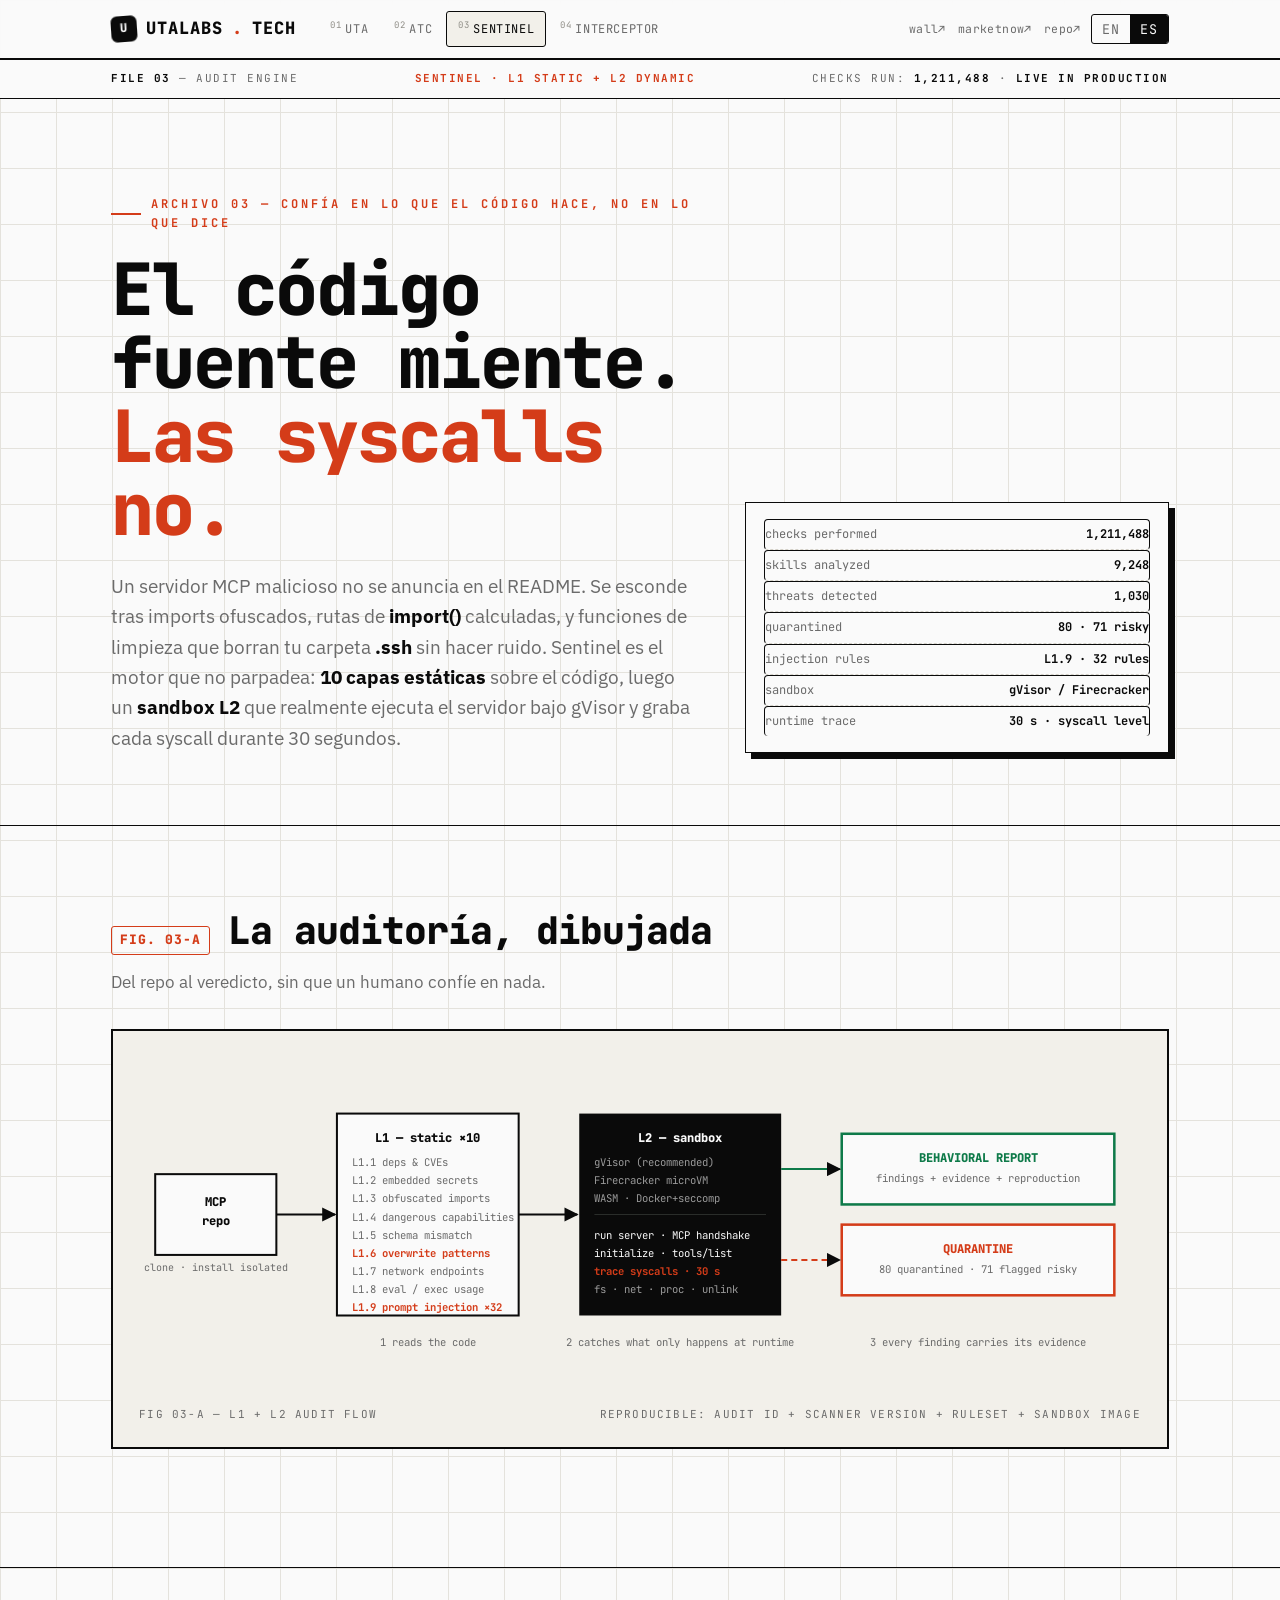
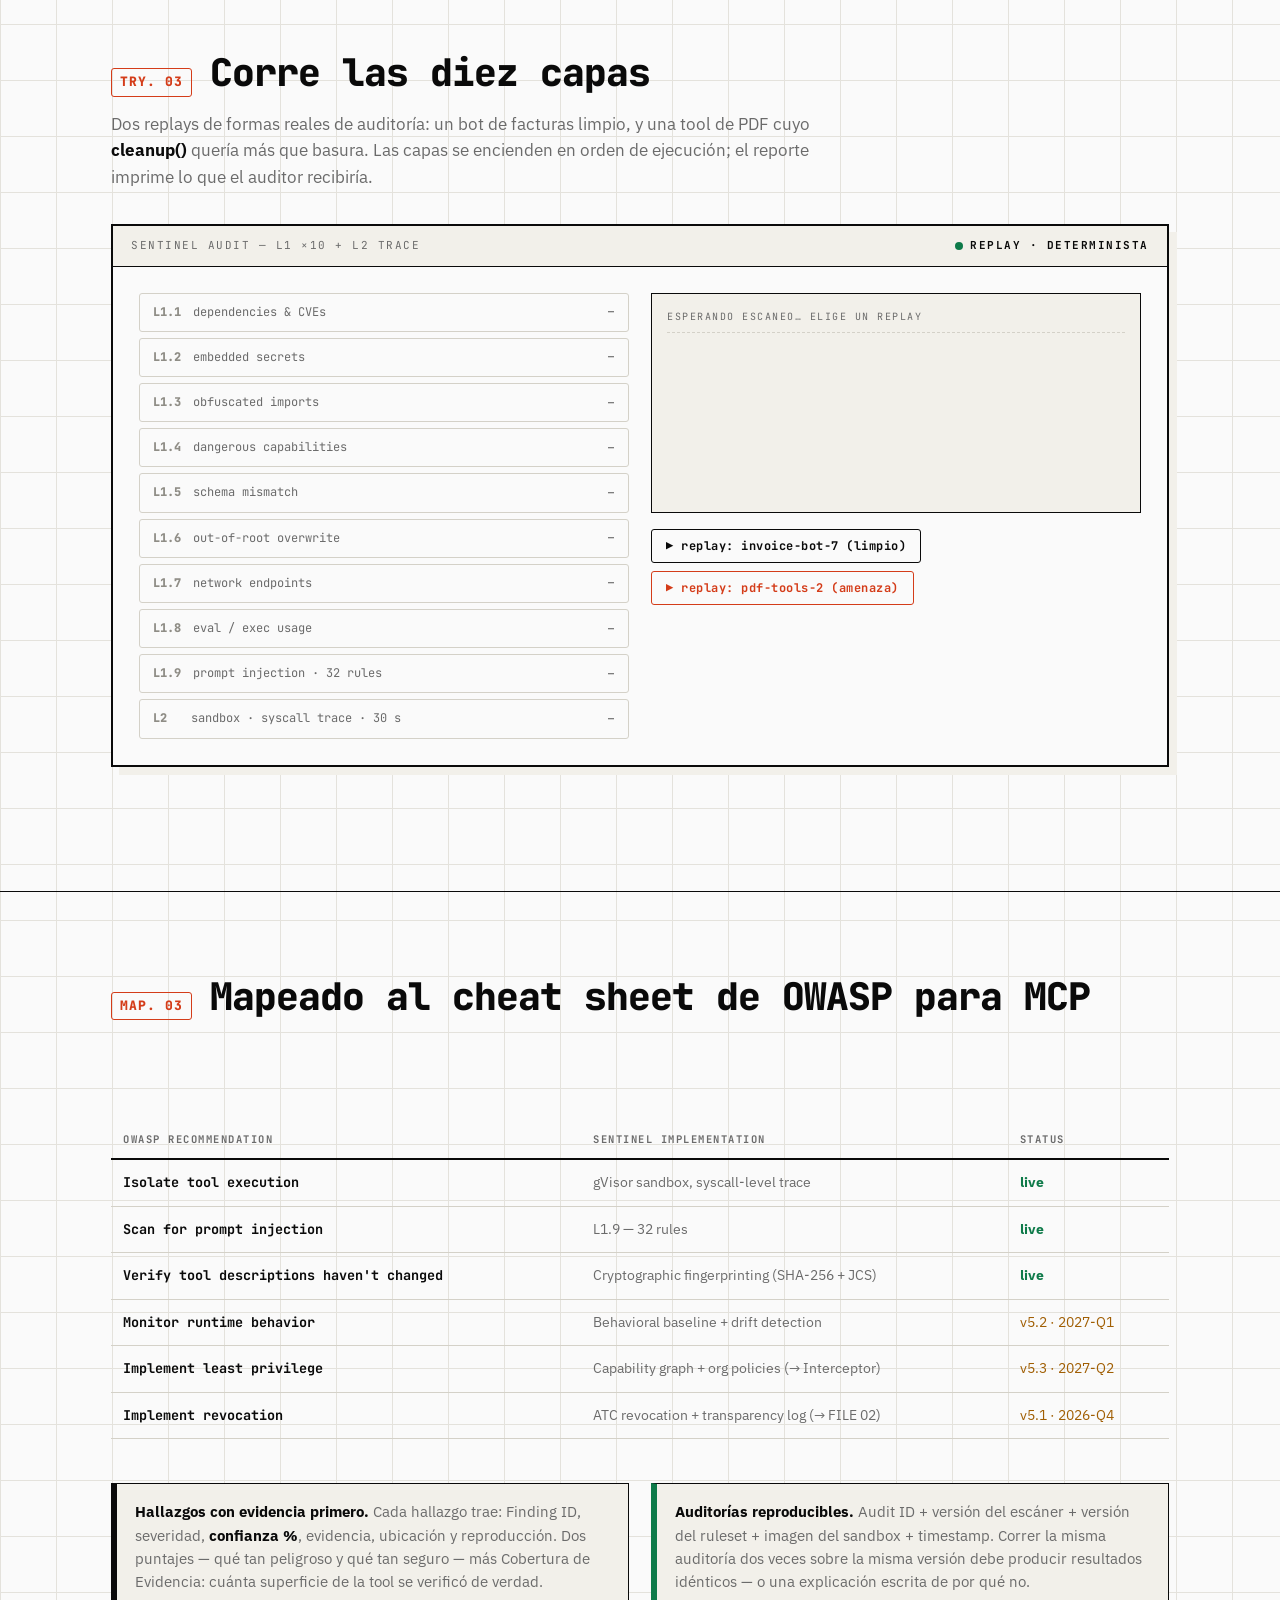
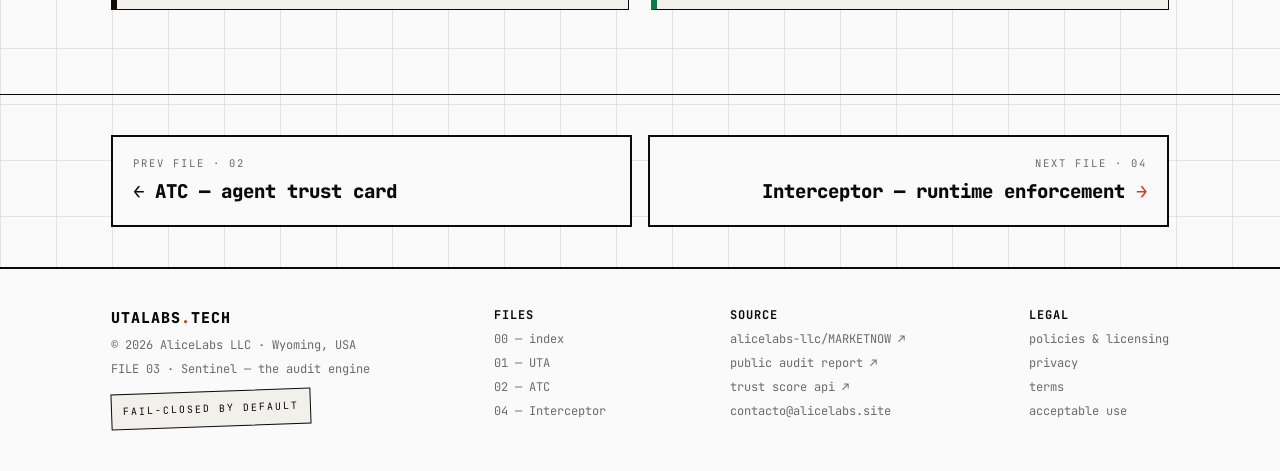
<file: sentinel/index.html>
<!DOCTYPE html>

<html data-lang="es" lang="es">
<head>
<meta charset="utf-8"/>
<meta content="width=device-width, initial-scale=1.0" name="viewport"/>
<title data-en="FILE 03 · Sentinel — the audit engine · utalabs.tech">ARCHIVO 03 · Sentinel — el motor de auditoría · utalabs.tech</title>
<meta content="Sentinel audita servidores MCP en 10 capas estáticas más un sandbox L2 que ejecuta cada servidor bajo gVisor y observa sus syscalls durante 30 segundos. 1.211.488 verificaciones realizadas, 1.030 amenazas detectadas. Por AliceLabs LLC." name="description"/>
<link href="https://utalabs.tech/sentinel/" rel="canonical"/>
<link href="data:image/svg+xml,%3Csvg xmlns='http://www.w3.org/2000/svg' viewBox='0 0 32 32'%3E%3Crect width='32' height='32' rx='6' fill='%230a0a0a'/%3E%3Cpath d='M8 10 L8 22 M8 22 L16 9 L24 22 M24 10 L24 22' stroke='%23d43c19' stroke-width='2.6' fill='none' stroke-linecap='square'/%3E%3C/svg%3E" rel="icon"/>
<link href="https://fonts.googleapis.com" rel="preconnect"/>
<link crossorigin="" href="https://fonts.gstatic.com" rel="preconnect"/>
<link href="https://fonts.googleapis.com/css2?family=JetBrains+Mono:wght@400;500;700;800&amp;family=IBM+Plex+Sans:wght@400;500;600;700&amp;display=swap" rel="stylesheet"/>
<link href="/assets/site.css" rel="stylesheet"/>
</head>
<body>
<nav class="topbar">
<div class="wrap">
<a class="brand" href="/"><span class="stamp">U</span>UTALABS<span style="color:var(--signal)">.</span>TECH</a>
<div class="navfiles">
<a href="/uta/"><sup>01</sup>UTA</a>
<a href="/atc/"><sup>02</sup>ATC</a>
<a class="on" href="/sentinel/"><sup>03</sup>SENTINEL</a>
<a href="/interceptor/"><sup>04</sup>INTERCEPTOR</a>
</div>
<div class="navright">
<div class="extlinks">
<a href="https://wall.utalabs.tech">wall↗</a>
<a href="https://www.marketnow.site">marketnow↗</a>
<a href="https://github.com/alicelabs-llc/MARKETNOW">repo↗</a>
</div>
<div class="langsw">
<button class="" data-setlang="en">EN</button>
<button class="on" data-setlang="es">ES</button>
</div>
</div>
</div>
</nav>
<div class="filestrip">
<div class="wrap">
<span><b>FILE 03</b> — audit engine</span>
<span class="fs-signal">Sentinel · L1 static + L2 dynamic</span>
<span>checks run: <b>1,211,488</b> · <b class="ok">live in production</b></span>
</div>
</div>
<header class="hero">
<div class="wrap herorow">
<div>
<div class="kick" data-en="File 03 — trust what the code does, not what it says">Archivo 03 — confía en lo que el código hace, no en lo que dice</div>
<h1 class="mega" data-en="Source code lies.&lt;br/&gt;&lt;em&gt;Syscalls don't.&lt;/em&gt;">El código fuente miente.<br/><em>Las syscalls no.</em></h1>
<p class="tagline" data-en="A malicious MCP server doesn't announce itself in the README. It hides behind obfuscated imports, computed &lt;b&gt;import()&lt;/b&gt; paths, and cleanup functions that quietly wipe your &lt;b&gt;.ssh&lt;/b&gt; folder. Sentinel is the engine that doesn't blink: &lt;b&gt;10 static layers&lt;/b&gt; over the source, then an &lt;b&gt;L2 sandbox&lt;/b&gt; that actually runs the server under gVisor and records every syscall for 30 seconds.">Un servidor MCP malicioso no se anuncia en el README. Se esconde tras imports ofuscados, rutas de <b>import()</b> calculadas, y funciones de limpieza que borran tu carpeta <b>.ssh</b> sin hacer ruido. Sentinel es el motor que no parpadea: <b>10 capas estáticas</b> sobre el código, luego un <b>sandbox L2</b> que realmente ejecuta el servidor bajo gVisor y graba cada syscall durante 30 segundos.</p>
</div>
<aside class="herometa rv">
<div class="row"><span>checks performed</span><b>1,211,488</b></div>
<div class="row"><span>skills analyzed</span><b>9,248</b></div>
<div class="row"><span>threats detected</span><b>1,030</b></div>
<div class="row"><span>quarantined</span><b>80 · 71 risky</b></div>
<div class="row"><span>injection rules</span><b>L1.9 · 32 rules</b></div>
<div class="row"><span>sandbox</span><b>gVisor / Firecracker</b></div>
<div class="row"><span>runtime trace</span><b class="ok">30 s · syscall level</b></div>
</aside>
</div>
</header>
<!-- ============ PIPELINE DIAGRAM ============ -->
<section class="blk">
<div class="wrap">
<div class="sec-head rv"><span class="no">FIG. 03-A</span><h2 data-en="The audit, drawn">La auditoría, dibujada</h2></div>
<p class="lede rv" data-en="From repo to verdict, without a human trusting anything.">Del repo al veredicto, sin que un humano confíe en nada.</p>
<figure class="dgm fig rv">
<svg aria-label="Sentinel audit pipeline" role="img" style="min-width:700px" viewbox="0 0 1000 340" width="100%">
<defs>
<marker id="ar3" markerheight="7" markerwidth="7" orient="auto-start-reverse" refx="9" refy="5" viewbox="0 0 10 10">
<path d="M0 0 L10 5 L0 10 z" fill="#0a0a0a"></path>
</marker>
</defs>
<g font-family="JetBrains Mono" font-size="12">
<!-- repo -->
<rect fill="#fafafa" height="80" stroke="#0a0a0a" stroke-width="2" width="120" x="20" y="120"></rect>
<text fill="#0a0a0a" font-weight="800" text-anchor="middle" x="80" y="152">MCP</text>
<text fill="#0a0a0a" font-weight="800" text-anchor="middle" x="80" y="170">repo</text>
<text fill="#6b6b6b" font-size="10" text-anchor="middle" x="80" y="216">clone · install isolated</text>
<!-- L1 -->
<rect fill="#fafafa" height="200" stroke="#0a0a0a" stroke-width="2" width="180" x="200" y="60"></rect>
<text fill="#0a0a0a" font-weight="800" text-anchor="middle" x="290" y="88">L1 — static ×10</text>
<g fill="#6b6b6b" font-size="10.5">
<text x="215" y="112">L1.1 deps &amp; CVEs</text>
<text x="215" y="130">L1.2 embedded secrets</text>
<text x="215" y="148">L1.3 obfuscated imports</text>
<text x="215" y="166">L1.4 dangerous capabilities</text>
<text x="215" y="184">L1.5 schema mismatch</text>
<text fill="#d43c19" font-weight="700" x="215" y="202">L1.6 overwrite patterns</text>
<text x="215" y="220">L1.7 network endpoints</text>
<text x="215" y="238">L1.8 eval / exec usage</text>
<text fill="#d43c19" font-weight="700" x="215" y="256">L1.9 prompt injection ×32</text>
</g>
<!-- L2 -->
<rect fill="#0a0a0a" height="200" width="200" x="440" y="60"></rect>
<text fill="#fafafa" font-weight="800" text-anchor="middle" x="540" y="88">L2 — sandbox</text>
<g fill="#9a9a9a" font-size="10.5">
<text x="455" y="112">gVisor (recommended)</text>
<text x="455" y="130">Firecracker microVM</text>
<text x="455" y="148">WASM · Docker+seccomp</text>
<line stroke="#2a2d2a" stroke-width="1" x1="455" x2="625" y1="160" y2="160"></line>
<text fill="#fafafa" x="455" y="184">run server · MCP handshake</text>
<text fill="#fafafa" x="455" y="202">initialize · tools/list</text>
<text fill="#d43c19" font-weight="700" x="455" y="220">trace syscalls · 30 s</text>
<text x="455" y="238">fs · net · proc · unlink</text>
</g>
<!-- report -->
<rect fill="#fafafa" height="70" stroke="#0e7a49" stroke-width="2.5" width="270" x="700" y="80"></rect>
<text fill="#0e7a49" font-weight="800" text-anchor="middle" x="835" y="108">BEHAVIORAL REPORT</text>
<text fill="#6b6b6b" font-size="10.5" text-anchor="middle" x="835" y="128">findings + evidence + reproduction</text>
<rect fill="#fafafa" height="70" stroke="#d43c19" stroke-width="2.5" width="270" x="700" y="170"></rect>
<text fill="#d43c19" font-weight="800" text-anchor="middle" x="835" y="198">QUARANTINE</text>
<text fill="#6b6b6b" font-size="10.5" text-anchor="middle" x="835" y="218">80 quarantined · 71 flagged risky</text>
<!-- arrows -->
<path d="M140 160 L 198 160" marker-end="url(#ar3)" stroke="#0a0a0a" stroke-width="2"></path>
<path d="M380 160 L 438 160" marker-end="url(#ar3)" stroke="#0a0a0a" stroke-width="2"></path>
<path d="M640 115 L 698 115" marker-end="url(#ar3)" stroke="#0e7a49" stroke-width="2"></path>
<path d="M640 205 L 698 205" marker-end="url(#ar3)" stroke="#d43c19" stroke-dasharray="6 4" stroke-width="2"></path>
<!-- footer annotation -->
<text fill="#6b6b6b" font-size="10.5" text-anchor="middle" x="290" y="290">1  reads the code</text>
<text fill="#6b6b6b" font-size="10.5" text-anchor="middle" x="540" y="290">2  catches what only happens at runtime</text>
<text fill="#6b6b6b" font-size="10.5" text-anchor="middle" x="835" y="290">3  every finding carries its evidence</text>
</g>
</svg>
<figcaption><span>fig 03-a — L1 + L2 audit flow</span><span>reproducible: audit id + scanner version + ruleset + sandbox image</span></figcaption>
</figure>
</div>
</section>
<!-- ============ SCAN SIMULATOR ============ -->
<section class="blk">
<div class="wrap">
<div class="sec-head rv"><span class="no">TRY. 03</span><h2 data-en="Run the ten layers">Corre las diez capas</h2></div>
<p class="lede rv" data-en="Two replays of real audit shapes: a clean invoice bot, and a PDF tool whose &lt;b&gt;cleanup()&lt;/b&gt; wanted more than garbage. Layer states light up in run order; the report prints what the auditor would receive.">Dos replays de formas reales de auditoría: un bot de facturas limpio, y una tool de PDF cuyo <b>cleanup()</b> quería más que basura. Las capas se encienden en orden de ejecución; el reporte imprime lo que el auditor recibiría.</p>
<div class="sim rv" id="sentinel-sim">
<div class="sim-head">
<span>sentinel audit — L1 ×10 + L2 trace</span>
<span class="live"><i></i><span data-en="replay · deterministic">replay · determinista</span></span>
</div>
<div class="sim-body">
<div class="scan-grid">
<div class="layers">
<div class="layer"><span class="no">L1.1</span><span class="nm">dependencies &amp; CVEs</span><span class="rst">—</span></div>
<div class="layer"><span class="no">L1.2</span><span class="nm">embedded secrets</span><span class="rst">—</span></div>
<div class="layer"><span class="no">L1.3</span><span class="nm">obfuscated imports</span><span class="rst">—</span></div>
<div class="layer"><span class="no">L1.4</span><span class="nm">dangerous capabilities</span><span class="rst">—</span></div>
<div class="layer"><span class="no">L1.5</span><span class="nm">schema mismatch</span><span class="rst">—</span></div>
<div class="layer"><span class="no">L1.6</span><span class="nm">out-of-root overwrite</span><span class="rst">—</span></div>
<div class="layer"><span class="no">L1.7</span><span class="nm">network endpoints</span><span class="rst">—</span></div>
<div class="layer"><span class="no">L1.8</span><span class="nm">eval / exec usage</span><span class="rst">—</span></div>
<div class="layer"><span class="no">L1.9</span><span class="nm">prompt injection · 32 rules</span><span class="rst">—</span></div>
<div class="layer"><span class="no">L2</span><span class="nm">sandbox · syscall trace · 30 s</span><span class="rst">—</span></div>
</div>
<div>
<div class="scanreport" id="sentinel-report">
<div class="tt" data-en="awaiting scan… pick a replay">esperando escaneo… elige un replay</div>
</div>
<div class="atc-btns">
<button class="tbtn" data-en="▶ replay: invoice-bot-7 (clean)" data-scan="clean" onclick="sentinelScan('clean')">▶ replay: invoice-bot-7 (limpio)</button>
<button class="tbtn danger" data-en="▶ replay: pdf-tools-2 (threat)" data-scan="threat" onclick="sentinelScan('threat')">▶ replay: pdf-tools-2 (amenaza)</button>
</div>
</div>
</div>
</div>
</div>
</div>
</section>
<!-- ============ OWASP ALIGNMENT ============ -->
<section class="blk">
<div class="wrap">
<div class="sec-head rv"><span class="no">MAP. 03</span><h2 data-en="Mapped to OWASP's MCP cheat sheet">Mapeado al cheat sheet de OWASP para MCP</h2></div>
<p class="lede rv" data-en="Not our invented checklist — the industry's. Live rows are shipped today; dated rows are on the public roadmap.">No un checklist inventado por nosotros — el de la industria. Las filas vivas están despachadas hoy; las fechadas están en el roadmap público.</p>
<div class="evwrap rv">
<table class="ev">
<thead><tr><th>owasp recommendation</th><th>sentinel implementation</th><th>status</th></tr></thead>
<tbody>
<tr><td>Isolate tool execution</td><td>gVisor sandbox, syscall-level trace</td><td><b style="color:var(--pass)">live</b></td></tr>
<tr><td>Scan for prompt injection</td><td>L1.9 — 32 rules</td><td><b style="color:var(--pass)">live</b></td></tr>
<tr><td>Verify tool descriptions haven't changed</td><td>Cryptographic fingerprinting (SHA-256 + JCS)</td><td><b style="color:var(--pass)">live</b></td></tr>
<tr><td>Monitor runtime behavior</td><td>Behavioral baseline + drift detection</td><td style="color:var(--amber)">v5.2 · 2027-Q1</td></tr>
<tr><td>Implement least privilege</td><td>Capability graph + org policies (→ Interceptor)</td><td style="color:var(--amber)">v5.3 · 2027-Q2</td></tr>
<tr><td>Implement revocation</td><td>ATC revocation + transparency log (→ FILE 02)</td><td style="color:var(--amber)">v5.1 · 2026-Q4</td></tr>
</tbody>
</table>
</div>
<div class="duo mt4">
<div class="note rv" data-en="&lt;b&gt;Evidence-first findings.&lt;/b&gt; Every finding carries: Finding ID, severity, &lt;b&gt;confidence %&lt;/b&gt;, evidence, location and reproduction. Two scores — how dangerous, and how sure — plus Evidence Coverage: how much of the tool surface was actually verified."><b>Hallazgos con evidencia primero.</b> Cada hallazgo trae: Finding ID, severidad, <b>confianza %</b>, evidencia, ubicación y reproducción. Dos puntajes — qué tan peligroso y qué tan seguro — más Cobertura de Evidencia: cuánta superficie de la tool se verificó de verdad.</div>
<div class="note green rv" data-en="&lt;b&gt;Reproducible audits.&lt;/b&gt; Audit ID + scanner version + ruleset version + sandbox image + timestamp. Running the same audit twice on the same version must produce identical results — or a written explanation of why it didn't."><b>Auditorías reproducibles.</b> Audit ID + versión del escáner + versión del ruleset + imagen del sandbox + timestamp. Correr la misma auditoría dos veces sobre la misma versión debe producir resultados idénticos — o una explicación escrita de por qué no.</div>
</div>
</div>
</section>
<!-- ============ NAV ============ -->
<div class="wrap">
<div class="filennav">
<a href="/atc/">
<div class="fno">prev file · 02</div>
<div class="ft">← ATC — agent trust card</div>
</a>
<a class="next" href="/interceptor/">
<div class="fno">next file · 04</div>
<div class="ft">Interceptor — runtime enforcement <span>→</span></div>
</a>
</div>
</div>
<footer>
<div class="wrap">
<div class="fcol">
<div class="fbrand">UTALABS<span style="color:var(--signal)">.</span>TECH</div>
<div>© 2026 AliceLabs LLC · Wyoming, USA</div>
<div>FILE 03 · Sentinel — the audit engine</div>
<div><span class="fseal">FAIL-CLOSED BY DEFAULT</span></div>
</div>
<div class="fcol">
<b>FILES</b><br/>
<a href="/">00 — index</a><br/>
<a href="/uta/">01 — UTA</a><br/>
<a href="/atc/">02 — ATC</a><br/>
<a href="/interceptor/">04 — Interceptor</a>
</div>
<div class="fcol">
<b>SOURCE</b><br/>
<a href="https://github.com/alicelabs-llc/MARKETNOW">alicelabs-llc/MARKETNOW ↗</a><br/>
<a href="https://www.marketnow.site/api/audit-report.json">public audit report ↗</a><br/>
<a href="https://www.marketnow.site/api/trust-score?skillId=1">trust score api ↗</a><br/>
<a href="mailto:contacto@alicelabs.site">contacto@alicelabs.site</a>
</div>
<div class="fcol">
<b>LEGAL</b><br/>
<a href="/policies/">policies &amp; licensing</a><br/>
<a href="/policies/#privacy">privacy</a><br/>
<a href="/policies/#terms">terms</a><br/>
<a href="/policies/#aups">acceptable use</a>
</div>
</div>
</footer>
<script src="/assets/site.js"></script>
</body>
</html>
</file>
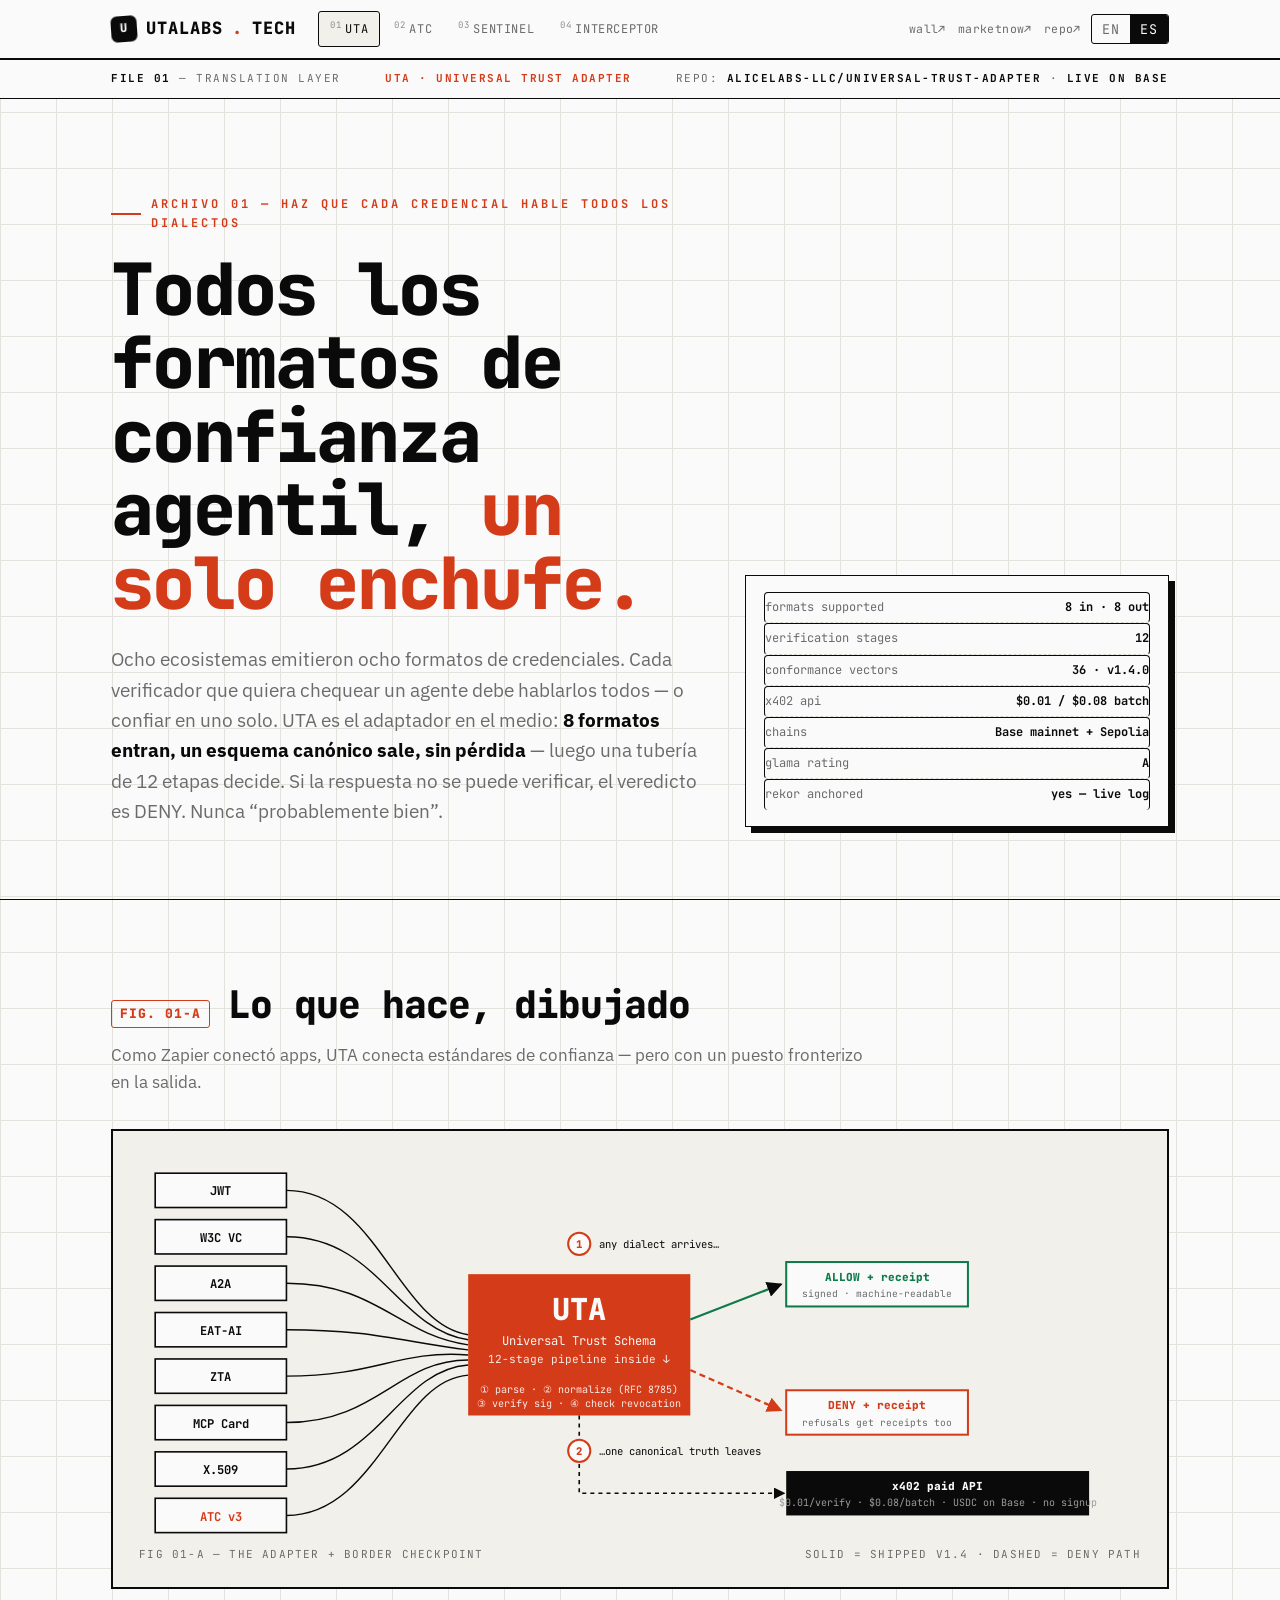
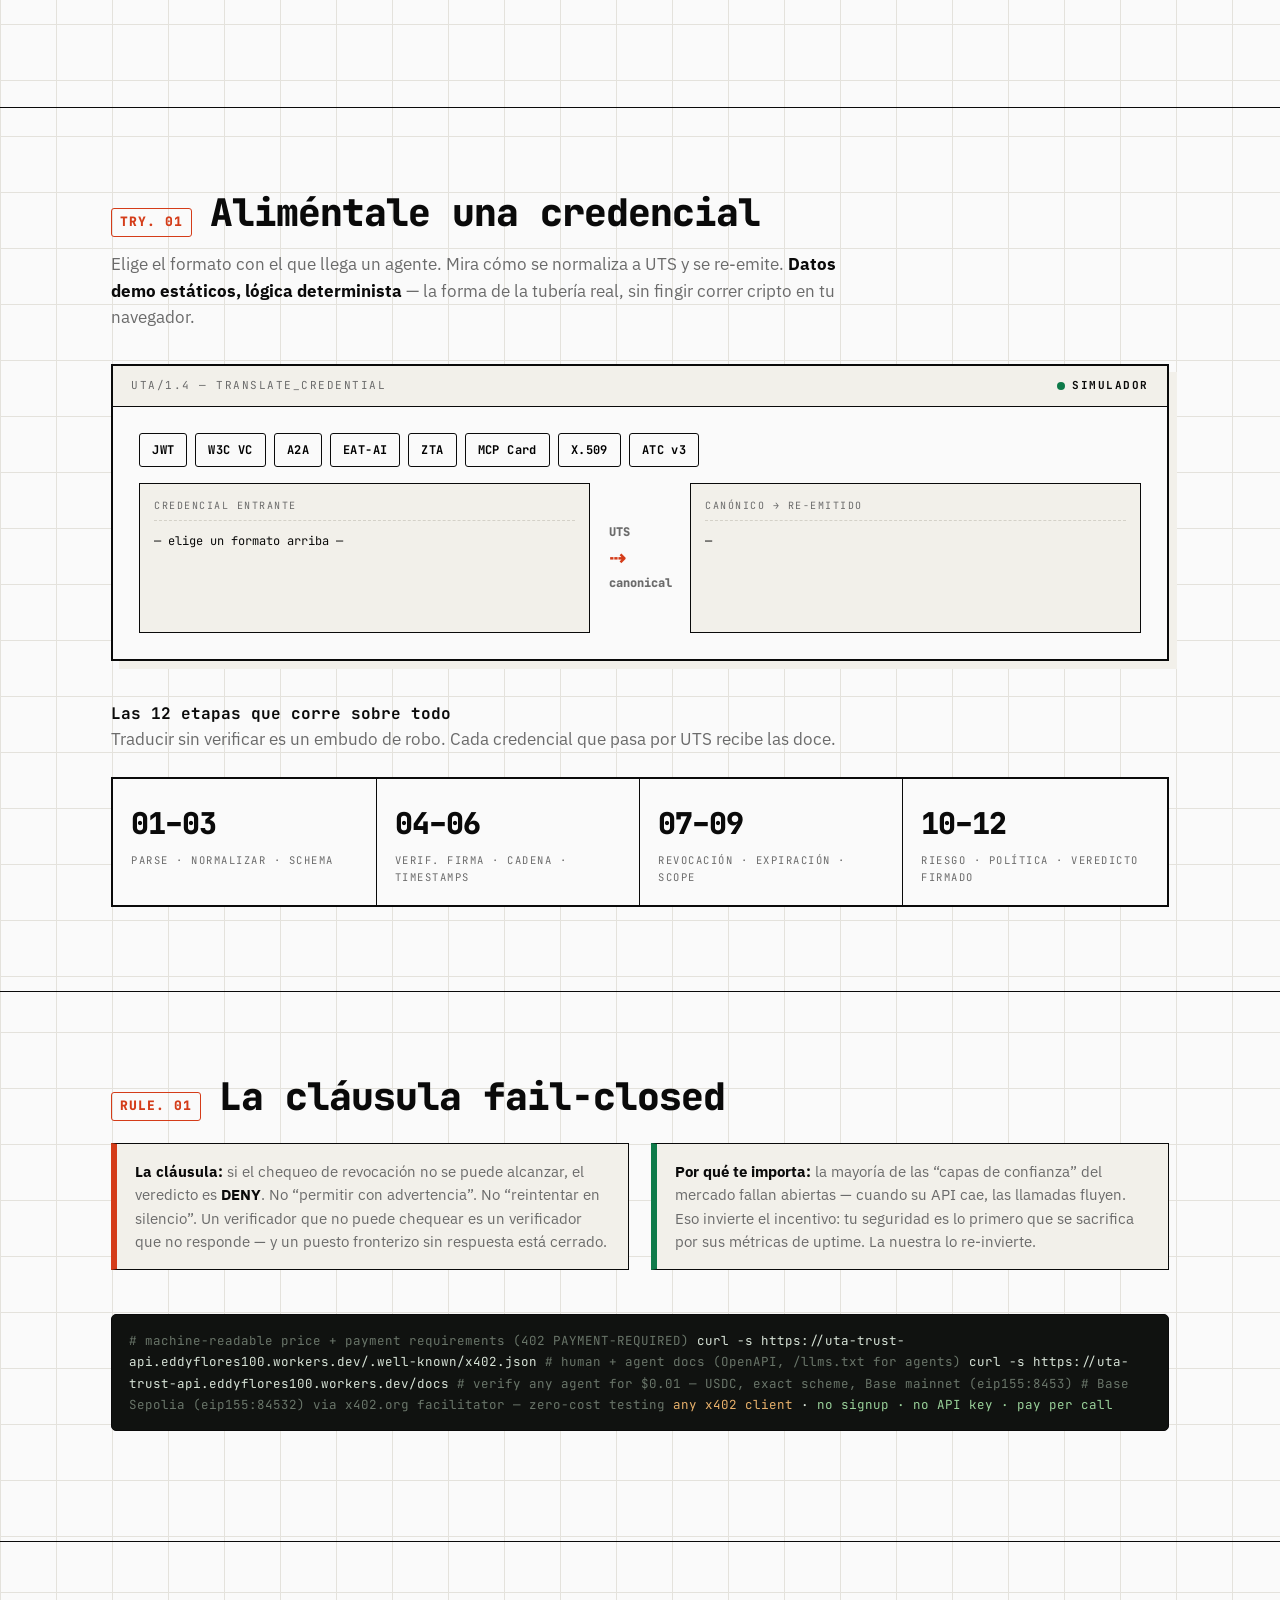
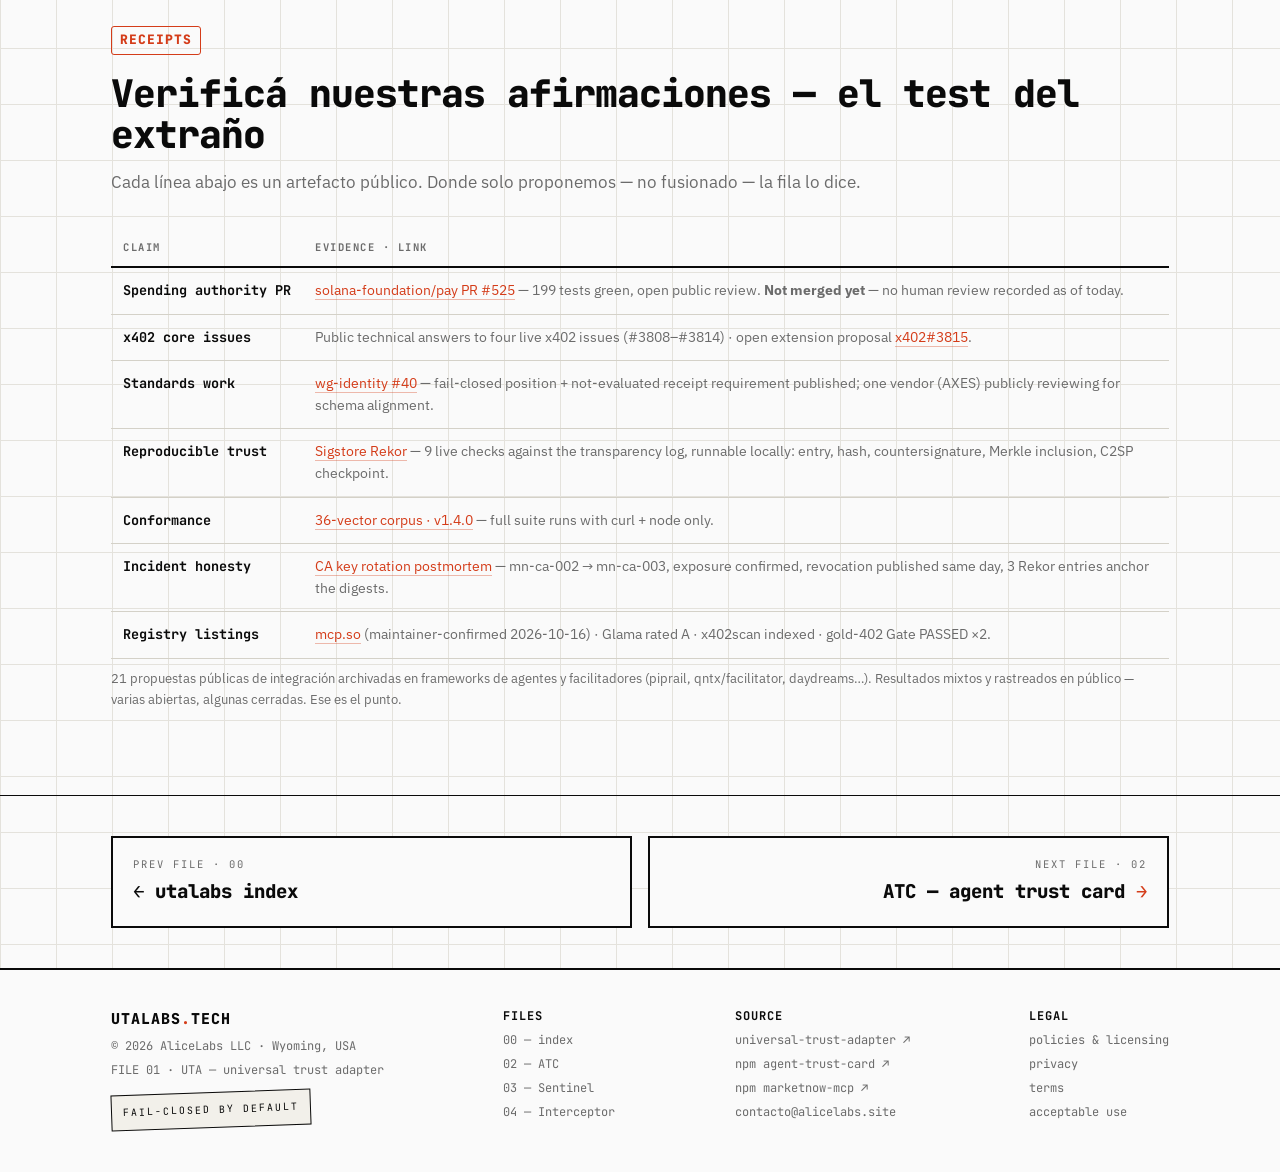
<file: uta/index.html>
<!DOCTYPE html>

<html data-lang="es" lang="es">
<head>
<meta charset="utf-8"/>
<meta content="width=device-width, initial-scale=1.0" name="viewport"/>
<title data-en="FILE 01 · UTA — universal trust adapter · utalabs.tech">ARCHIVO 01 · UTA — universal trust adapter · utalabs.tech</title>
<meta content="UTA traduce entre los 8 formatos de credenciales de confianza para agentes de IA vía un único Universal Trust Schema canónico — sin pérdida, fail-closed, listo para x402 a $0.01/verificación. El USB-C de la confianza para agentes, por AliceLabs LLC." name="description"/>
<link href="https://utalabs.tech/uta/" rel="canonical"/>
<link href="data:image/svg+xml,%3Csvg xmlns='http://www.w3.org/2000/svg' viewBox='0 0 32 32'%3E%3Crect width='32' height='32' rx='6' fill='%230a0a0a'/%3E%3Cpath d='M8 10 L8 22 M8 22 L16 9 L24 22 M24 10 L24 22' stroke='%23d43c19' stroke-width='2.6' fill='none' stroke-linecap='square'/%3E%3C/svg%3E" rel="icon"/>
<link href="https://fonts.googleapis.com" rel="preconnect"/>
<link crossorigin="" href="https://fonts.gstatic.com" rel="preconnect"/>
<link href="https://fonts.googleapis.com/css2?family=JetBrains+Mono:wght@400;500;700;800&amp;family=IBM+Plex+Sans:wght@400;500;600;700&amp;display=swap" rel="stylesheet"/>
<link href="/assets/site.css" rel="stylesheet"/>
</head>
<body>
<nav class="topbar">
<div class="wrap">
<a class="brand" href="/"><span class="stamp">U</span>UTALABS<span style="color:var(--signal)">.</span>TECH</a>
<div class="navfiles">
<a class="on" href="/uta/"><sup>01</sup>UTA</a>
<a href="/atc/"><sup>02</sup>ATC</a>
<a href="/sentinel/"><sup>03</sup>SENTINEL</a>
<a href="/interceptor/"><sup>04</sup>INTERCEPTOR</a>
</div>
<div class="navright">
<div class="extlinks">
<a href="https://wall.utalabs.tech">wall↗</a>
<a href="https://www.marketnow.site">marketnow↗</a>
<a href="https://github.com/alicelabs-llc/universal-trust-adapter">repo↗</a>
</div>
<div class="langsw">
<button class="" data-setlang="en">EN</button>
<button class="on" data-setlang="es">ES</button>
</div>
</div>
</div>
</nav>
<div class="filestrip">
<div class="wrap">
<span><b>FILE 01</b> — translation layer</span>
<span class="fs-signal">UTA · universal trust adapter</span>
<span>repo: <b>alicelabs-llc/universal-trust-adapter</b> · <b class="ok">live on Base</b></span>
</div>
</div>
<header class="hero">
<div class="wrap herorow">
<div>
<div class="kick" data-en="File 01 — make every credential speak every dialect">Archivo 01 — haz que cada credencial hable todos los dialectos</div>
<h1 class="mega" data-en="Every agent trust format, &lt;em&gt;one socket.&lt;/em&gt;">Todos los formatos de confianza agentil, <em>un solo enchufe.</em></h1>
<p class="tagline" data-en="Eight ecosystems issued eight credential formats. Every verifier that wants to check an agent must speak all of them — or trust only one. UTA is the adapter in between: &lt;b&gt;8 formats in, one canonical schema out, losslessly&lt;/b&gt; — then a 12-stage pipeline decides. If the answer can't be verified, the verdict is DENY. Never “probably fine”.">Ocho ecosistemas emitieron ocho formatos de credenciales. Cada verificador que quiera chequear un agente debe hablarlos todos — o confiar en uno solo. UTA es el adaptador en el medio: <b>8 formatos entran, un esquema canónico sale, sin pérdida</b> — luego una tubería de 12 etapas decide. Si la respuesta no se puede verificar, el veredicto es DENY. Nunca “probablemente bien”.</p>
</div>
<aside class="herometa rv">
<div class="row"><span>formats supported</span><b>8 in · 8 out</b></div>
<div class="row"><span>verification stages</span><b>12</b></div>
<div class="row"><span>conformance vectors</span><b>36 · v1.4.0</b></div>
<div class="row"><span>x402 api</span><b>$0.01 / $0.08 batch</b></div>
<div class="row"><span>chains</span><b>Base mainnet + Sepolia</b></div>
<div class="row"><span>glama rating</span><b class="ok">A</b></div>
<div class="row"><span>rekor anchored</span><b class="ok">yes — live log</b></div>
</aside>
</div>
</header>
<!-- ============ DIAGRAM ============ -->
<section class="blk">
<div class="wrap">
<div class="sec-head rv"><span class="no">FIG. 01-A</span><h2 data-en="What it does, drawn">Lo que hace, dibujado</h2></div>
<p class="lede rv" data-en="Like Zapier connected apps, UTA connects trust standards — but with a border checkpoint at the exit.">Como Zapier conectó apps, UTA conecta estándares de confianza — pero con un puesto fronterizo en la salida.</p>
<figure class="dgm fig rv">
<svg aria-label="UTA translation diagram" role="img" style="min-width:700px" viewbox="0 0 1000 380" width="100%">
<defs>
<marker id="ar1" markerheight="7" markerwidth="7" orient="auto-start-reverse" refx="9" refy="5" viewbox="0 0 10 10">
<path d="M0 0 L10 5 L0 10 z" fill="#0a0a0a"></path>
</marker>
<marker id="ar1r" markerheight="7" markerwidth="7" orient="auto-start-reverse" refx="9" refy="5" viewbox="0 0 10 10">
<path d="M0 0 L10 5 L0 10 z" fill="#d43c19"></path>
</marker>
</defs>
<!-- inbound formats -->
<g font-family="JetBrains Mono" font-size="12" font-weight="700">
<rect fill="#fafafa" height="34" stroke="#0a0a0a" stroke-width="1.6" width="130" x="20" y="20"></rect><text fill="#0a0a0a" text-anchor="middle" x="85" y="42">JWT</text>
<rect fill="#fafafa" height="34" stroke="#0a0a0a" stroke-width="1.6" width="130" x="20" y="66"></rect><text fill="#0a0a0a" text-anchor="middle" x="85" y="88">W3C VC</text>
<rect fill="#fafafa" height="34" stroke="#0a0a0a" stroke-width="1.6" width="130" x="20" y="112"></rect><text fill="#0a0a0a" text-anchor="middle" x="85" y="134">A2A</text>
<rect fill="#fafafa" height="34" stroke="#0a0a0a" stroke-width="1.6" width="130" x="20" y="158"></rect><text fill="#0a0a0a" text-anchor="middle" x="85" y="180">EAT-AI</text>
<rect fill="#fafafa" height="34" stroke="#0a0a0a" stroke-width="1.6" width="130" x="20" y="204"></rect><text fill="#0a0a0a" text-anchor="middle" x="85" y="226">ZTA</text>
<rect fill="#fafafa" height="34" stroke="#0a0a0a" stroke-width="1.6" width="130" x="20" y="250"></rect><text fill="#0a0a0a" text-anchor="middle" x="85" y="272">MCP Card</text>
<rect fill="#fafafa" height="34" stroke="#0a0a0a" stroke-width="1.6" width="130" x="20" y="296"></rect><text fill="#0a0a0a" text-anchor="middle" x="85" y="318">X.509</text>
<rect fill="#fafafa" height="34" stroke="#0a0a0a" stroke-width="1.6" width="130" x="20" y="342"></rect><text fill="#d43c19" text-anchor="middle" x="85" y="364">ATC v3</text>
</g>
<!-- connectors -->
<g fill="none" stroke="#0a0a0a" stroke-width="1.4">
<path d="M150 37 C 240 37 260 170 330 180"></path>
<path d="M150 83 C 240 83 260 175 330 185"></path>
<path d="M150 129 C 240 129 260 180 330 190"></path>
<path d="M150 175 C 235 175 265 187 330 195"></path>
<path d="M150 221 C 240 221 260 195 330 200"></path>
<path d="M150 267 C 240 267 260 205 330 205"></path>
<path d="M150 313 C 240 313 260 215 330 210"></path>
<path d="M150 359 C 240 359 260 225 330 220"></path>
</g>
<!-- UTA core -->
<g>
<rect fill="#d43c19" height="140" width="220" x="330" y="120"></rect>
<text fill="#fafafa" font-family="JetBrains Mono" font-size="30" font-weight="800" text-anchor="middle" x="440" y="165">UTA</text>
<text fill="#faf7f5" font-family="JetBrains Mono" font-size="12" text-anchor="middle" x="440" y="190">Universal Trust Schema</text>
<text fill="#fbe9e4" font-family="JetBrains Mono" font-size="11" text-anchor="middle" x="440" y="208">12-stage pipeline inside ↓</text>
<text fill="#fbe9e4" font-family="JetBrains Mono" font-size="10" text-anchor="middle" x="440" y="238">① parse · ② normalize (RFC 8785)</text>
<text fill="#fbe9e4" font-family="JetBrains Mono" font-size="10" text-anchor="middle" x="440" y="252">③ verify sig · ④ check revocation</text>
</g>
<!-- verdict branch -->
<g font-family="JetBrains Mono" font-size="11">
<path d="M550 165 L 640 130" marker-end="url(#ar1)" stroke="#0e7a49" stroke-width="2.2"></path>
<path d="M550 215 L 640 255" marker-end="url(#ar1r)" stroke="#d43c19" stroke-dasharray="6 4" stroke-width="2.2"></path>
<rect fill="#fafafa" height="44" stroke="#0e7a49" stroke-width="2" width="180" x="645" y="108"></rect>
<text fill="#0e7a49" font-weight="800" text-anchor="middle" x="735" y="127">ALLOW + receipt</text>
<text fill="#6b6b6b" font-size="9.5" text-anchor="middle" x="735" y="143">signed · machine-readable</text>
<rect fill="#fafafa" height="44" stroke="#d43c19" stroke-width="2" width="180" x="645" y="235"></rect>
<text fill="#d43c19" font-weight="800" text-anchor="middle" x="735" y="254">DENY + receipt</text>
<text fill="#6b6b6b" font-size="9.5" text-anchor="middle" x="735" y="270">refusals get receipts too</text>
</g>
<!-- x402 lane -->
<g font-family="JetBrains Mono" font-size="11">
<rect fill="#0a0a0a" height="44" width="300" x="645" y="315"></rect>
<text fill="#fafafa" font-weight="800" text-anchor="middle" x="795" y="334">x402 paid API</text>
<text fill="#9a9a9a" font-size="10" text-anchor="middle" x="795" y="350">$0.01/verify · $0.08/batch · USDC on Base · no signup</text>
<path d="M440 260 L 440 337 L 643 337" fill="none" marker-end="url(#ar1)" stroke="#0a0a0a" stroke-dasharray="4 4" stroke-width="1.6"></path>
</g>
<!-- annotation callouts -->
<g fill="#6b6b6b" font-family="JetBrains Mono" font-size="10.5">
<circle cx="440" cy="90" fill="#fafafa" r="11" stroke="#d43c19" stroke-width="2"></circle>
<text fill="#d43c19" font-weight="800" text-anchor="middle" x="440" y="94">1</text>
<text fill="#0a0a0a" x="460" y="94">any dialect arrives…</text>
<circle cx="440" cy="295" fill="#fafafa" r="11" stroke="#d43c19" stroke-width="2"></circle>
<text fill="#d43c19" font-weight="800" text-anchor="middle" x="440" y="299">2</text>
<text fill="#0a0a0a" x="460" y="299">…one canonical truth leaves</text>
</g>
</svg>
<figcaption><span>fig 01-a — the adapter + border checkpoint</span><span>solid = shipped v1.4 · dashed = deny path</span></figcaption>
</figure>
</div>
</section>
<!-- ============ SIMULATOR ============ -->
<section class="blk">
<div class="wrap">
<div class="sec-head rv"><span class="no">TRY. 01</span><h2 data-en="Feed it a credential">Aliméntale una credencial</h2></div>
<p class="lede rv" data-en="Pick the format an agent shows up with. Watch it normalize into UTS and re-emit. &lt;b&gt;Static demo data, deterministic logic&lt;/b&gt; — the shape of the real pipeline, without pretending to run crypto in your browser.">Elige el formato con el que llega un agente. Mira cómo se normaliza a UTS y se re-emite. <b>Datos demo estáticos, lógica determinista</b> — la forma de la tubería real, sin fingir correr cripto en tu navegador.</p>
<div class="sim rv" id="uta-sim">
<div class="sim-head">
<span>UTA/1.4 — translate_credential</span>
<span class="live"><i></i><span data-en="simulator">simulador</span></span>
</div>
<div class="sim-body">
<div class="fmtgrid">
<button class="fmt" onclick="utaTranslate('JWT')">JWT</button>
<button class="fmt" onclick="utaTranslate('W3C VC')">W3C VC</button>
<button class="fmt" onclick="utaTranslate('A2A')">A2A</button>
<button class="fmt" onclick="utaTranslate('EAT-AI')">EAT-AI</button>
<button class="fmt" onclick="utaTranslate('ZTA')">ZTA</button>
<button class="fmt" onclick="utaTranslate('MCP Card')">MCP Card</button>
<button class="fmt" onclick="utaTranslate('X.509')">X.509</button>
<button class="fmt" onclick="utaTranslate('ATC v3')">ATC v3</button>
</div>
<div class="transit">
<div class="tr-box"><div class="tt" data-en="inbound credential">credencial entrante</div><div class="ln" data-en="— pick a format above —" id="uta-src">— elige un formato arriba —</div></div>
<div class="tr-arrow"><div>UTS<div class="pulse">⇢</div>canonical</div></div>
<div class="tr-box"><div class="tt" data-en="canonical → re-emitted">canónico → re-emitido</div><div class="ln" data-en="—" id="uta-out">—</div></div>
</div>
<div class="tr-verdict" id="uta-verdict" style="display:none"></div>
</div>
</div>
<h3 class="mono mt2 rv" data-en="The 12 stages it runs on everything" style="font-size:16px">Las 12 etapas que corre sobre todo</h3>
<p class="lede rv" data-en="Translation without verification is a robbery funnel. Every credential that passes through UTS gets all twelve." style="margin-bottom:24px">Traducir sin verificar es un embudo de robo. Cada credencial que pasa por UTS recibe las doce.</p>
<div class="stats rv">
<div class="st"><div class="n">01–03</div><div class="l" data-en="parse · normalize · schema">parse · normalizar · schema</div></div>
<div class="st"><div class="n">04–06</div><div class="l" data-en="sig verify · chain · timestamps">verif. firma · cadena · timestamps</div></div>
<div class="st"><div class="n">07–09</div><div class="l" data-en="revocation · expiry · scope">revocación · expiración · scope</div></div>
<div class="st"><div class="n">10–12</div><div class="l" data-en="risk · policy · signed verdict">riesgo · política · veredicto firmado</div></div>
</div>
</div>
</section>
<!-- ============ FAIL CLOSED ============ -->
<section class="blk">
<div class="wrap">
<div class="sec-head rv"><span class="no">RULE. 01</span><h2 data-en="The fail-closed clause">La cláusula fail-closed</h2></div>
<div class="duo mt2">
<div class="note red rv" data-en="&lt;b&gt;The clause:&lt;/b&gt; if the revocation check cannot be reached, the verdict is &lt;b&gt;DENY&lt;/b&gt;. Not “allow with a warning”. Not “retry silently”. A verifier that can't check is a verifier that doesn't answer — and an unanswered checkpoint is a closed one."><b>La cláusula:</b> si el chequeo de revocación no se puede alcanzar, el veredicto es <b>DENY</b>. No “permitir con advertencia”. No “reintentar en silencio”. Un verificador que no puede chequear es un verificador que no responde — y un puesto fronterizo sin respuesta está cerrado.</div>
<div class="note green rv" data-en="&lt;b&gt;Why you should care:&lt;/b&gt; most “trust layers” on the market fail open — when their API is down, calls flow. That inverts the incentive: your security is the first thing sacrificed to their uptime metrics. Ours inverts it back."><b>Por qué te importa:</b> la mayoría de las “capas de confianza” del mercado fallan abiertas — cuando su API cae, las llamadas fluyen. Eso invierte el incentivo: tu seguridad es lo primero que se sacrifica por sus métricas de uptime. La nuestra lo re-invierte.</div>
</div>
<div class="codebox mt4 rv">
<div class="code"><span class="c"># machine-readable price + payment requirements (402 PAYMENT-REQUIRED)</span>
curl -s https://uta-trust-api.eddyflores100.workers.dev/.well-known/x402.json

<span class="c"># human + agent docs (OpenAPI, /llms.txt for agents)</span>
curl -s https://uta-trust-api.eddyflores100.workers.dev/docs

<span class="c"># verify any agent for $0.01 — USDC, exact scheme, Base mainnet (eip155:8453)</span>
<span class="c"># Base Sepolia (eip155:84532) via x402.org facilitator — zero-cost testing</span>
<span class="k">any x402 client</span> · <span class="s">no signup · no API key · pay per call</span></div>
</div>
</div>
</section>
<!-- ============ EVIDENCE ============ -->
<section class="blk">
<div class="wrap">
<div class="sec-head rv"><span class="no">RECEIPTS</span><h2 data-en="Verify our claims — the stranger test">Verificá nuestras afirmaciones — el test del extraño</h2></div>
<p class="lede rv" data-en="Every line below is a public artifact. Where we are only proposing — not merged — the row says so.">Cada línea abajo es un artefacto público. Donde solo proponemos — no fusionado — la fila lo dice.</p>
<div class="evwrap rv">
<table class="ev">
<thead><tr><th>claim</th><th>evidence · link</th></tr></thead>
<tbody>
<tr><td>Spending authority PR</td><td><a href="https://github.com/solana-foundation/pay">solana-foundation/pay PR #525</a> — 199 tests green, open public review. <b>Not merged yet</b> — no human review recorded as of today.</td></tr>
<tr><td>x402 core issues</td><td>Public technical answers to four live x402 issues (#3808–#3814) · open extension proposal <a href="https://github.com/x402-foundation/x402/pull/3815">x402#3815</a>.</td></tr>
<tr><td>Standards work</td><td><a href="https://github.com/x402-foundation/wg-identity">wg-identity #40</a> — fail-closed position + not-evaluated receipt requirement published; one vendor (AXES) publicly reviewing for schema alignment.</td></tr>
<tr><td>Reproducible trust</td><td><a href="https://www.marketnow.site/uta/conformance/anchors/">Sigstore Rekor</a> — 9 live checks against the transparency log, runnable locally: entry, hash, countersignature, Merkle inclusion, C2SP checkpoint.</td></tr>
<tr><td>Conformance</td><td><a href="https://www.marketnow.site/uta/conformance/">36-vector corpus · v1.4.0</a> — full suite runs with curl + node only.</td></tr>
<tr><td>Incident honesty</td><td><a href="https://marketnow.site/security/incidents/2026-09-08">CA key rotation postmortem</a> — mn-ca-002 → mn-ca-003, exposure confirmed, revocation published same day, 3 Rekor entries anchor the digests.</td></tr>
<tr><td>Registry listings</td><td><a href="https://mcp.so/servers/marketnow">mcp.so</a> (maintainer-confirmed 2026-10-16) · Glama rated A · x402scan indexed · gold-402 Gate PASSED ×2.</td></tr>
</tbody>
</table>
</div>
<p class="small rv" data-en="21 public integration proposals filed across agent frameworks and facilitators (piprail, qntx/facilitator, daydreams…). Outcomes mixed and tracked in public — several open, some closed. That's the point.">21 propuestas públicas de integración archivadas en frameworks de agentes y facilitadores (piprail, qntx/facilitator, daydreams…). Resultados mixtos y rastreados en público — varias abiertas, algunas cerradas. Ese es el punto.</p>
</div>
</section>
<!-- ============ NAV ============ -->
<div class="wrap">
<div class="filennav">
<a href="/">
<div class="fno">prev file · 00</div>
<div class="ft">← utalabs index</div>
</a>
<a class="next" href="/atc/">
<div class="fno">next file · 02</div>
<div class="ft">ATC — agent trust card <span>→</span></div>
</a>
</div>
</div>
<footer>
<div class="wrap">
<div class="fcol">
<div class="fbrand">UTALABS<span style="color:var(--signal)">.</span>TECH</div>
<div>© 2026 AliceLabs LLC · Wyoming, USA</div>
<div>FILE 01 · UTA — universal trust adapter</div>
<div><span class="fseal">FAIL-CLOSED BY DEFAULT</span></div>
</div>
<div class="fcol">
<b>FILES</b><br/>
<a href="/">00 — index</a><br/>
<a href="/atc/">02 — ATC</a><br/>
<a href="/sentinel/">03 — Sentinel</a><br/>
<a href="/interceptor/">04 — Interceptor</a>
</div>
<div class="fcol">
<b>SOURCE</b><br/>
<a href="https://github.com/alicelabs-llc/universal-trust-adapter">universal-trust-adapter ↗</a><br/>
<a href="https://www.npmjs.com/package/agent-trust-card">npm agent-trust-card ↗</a><br/>
<a href="https://www.npmjs.com/package/marketnow-mcp">npm marketnow-mcp ↗</a><br/>
<a href="mailto:contacto@alicelabs.site">contacto@alicelabs.site</a>
</div>
<div class="fcol">
<b>LEGAL</b><br/>
<a href="/policies/">policies &amp; licensing</a><br/>
<a href="/policies/#privacy">privacy</a><br/>
<a href="/policies/#terms">terms</a><br/>
<a href="/policies/#aups">acceptable use</a>
</div>
</div>
</footer>
<script src="/assets/site.js"></script>
</body>
</html>
</file>
<file: assets/site.css>
/* ============================================================
   UTALABS.TECH — field-manual design system
   paper white / ink / signal red / pass green — no AI gradients
   ============================================================ */
:root{
  --paper:#fafafa;
  --paper-2:#f2f0ea;
  --ink:#0a0a0a;
  --signal:#d43c19;
  --pass:#0e7a49;
  --amber:#a05e03;
  --edge:#e4e2dc;
  --edge-2:#d4d1c8;
  --thread:#9a9a9a;
  --muted:#6b6b6b;
  --faint:#8f8d86;
  --mono:'JetBrains Mono','IBM Plex Mono',ui-monospace,'Courier New',monospace;
  --sans:'IBM Plex Sans',-apple-system,BlinkMacSystemFont,'Segoe UI',Roboto,Arial,sans-serif;
  --gutter:clamp(18px,4vw,64px);
  --maxw:1160px;
}
*{margin:0;padding:0;box-sizing:border-box}
html{scroll-behavior:smooth}
body{
  background:var(--paper);
  color:var(--ink);
  font-family:var(--sans);
  font-size:16px;
  line-height:1.6;
  -webkit-font-smoothing:antialiased;
  background-image:
    linear-gradient(var(--edge) 1px,transparent 1px),
    linear-gradient(90deg,var(--edge) 1px,transparent 1px);
  background-size:56px 56px;
}
::selection{background:var(--signal);color:#fff}
a{color:inherit}
img,svg{display:block;max-width:100%}
button{font-family:inherit;cursor:pointer}
.wrap{max-width:var(--maxw);margin:0 auto;padding:0 var(--gutter)}

/* ---------- top file tab / nav ---------- */
.topbar{
  position:sticky;top:0;z-index:50;
  background:rgba(250,250,250,.94);
  backdrop-filter:blur(8px);
  border-bottom:2px solid var(--ink);
}
.topbar .wrap{
  display:flex;align-items:center;gap:18px;
  min-height:58px;flex-wrap:wrap;padding-top:6px;padding-bottom:6px;
}
.brand{
  font-family:var(--mono);font-weight:800;font-size:17px;
  letter-spacing:1px;text-decoration:none;display:flex;align-items:center;gap:9px;
  white-space:nowrap;
}
.brand .stamp{
  width:26px;height:26px;border:2px solid var(--ink);border-radius:6px;
  display:grid;place-items:center;font-size:12px;font-weight:800;
  background:var(--ink);color:var(--paper);
  transform:rotate(-4deg);
}
.navfiles{display:flex;gap:2px;flex-wrap:wrap;align-items:center;margin-left:4px}
.navfiles a{
  font-family:var(--mono);font-size:12px;letter-spacing:.6px;
  text-decoration:none;padding:6px 11px;border:1px solid transparent;
  color:var(--muted);border-radius:3px;white-space:nowrap;
}
.navfiles a sup{color:var(--faint);font-size:9px;margin-right:4px}
.navfiles a:hover{color:var(--ink);border-color:var(--ink)}
.navfiles a.on{color:var(--ink);border-color:var(--ink);background:var(--paper-2)}
.navright{margin-left:auto;display:flex;gap:10px;align-items:center}
.extlinks{display:flex;gap:12px}
.extlinks a{
  font-family:var(--mono);font-size:11.5px;color:var(--muted);
  text-decoration:none;letter-spacing:.4px;white-space:nowrap;
}
.extlinks a:hover{color:var(--signal)}
.langsw{
  display:flex;border:1.5px solid var(--ink);border-radius:3px;overflow:hidden;
  font-family:var(--mono);font-size:11px;font-weight:700;
}
.langsw button{
  background:transparent;border:0;padding:5px 10px;color:var(--muted);
  letter-spacing:1px;
}
.langsw button.on{background:var(--ink);color:var(--paper)}

/* ---------- dossier header strip ---------- */
.filestrip{border-bottom:1.5px solid var(--ink);background:var(--paper)}
.filestrip .wrap{
  display:flex;justify-content:space-between;gap:14px;flex-wrap:wrap;
  padding-top:10px;padding-bottom:10px;
  font-family:var(--mono);font-size:11px;letter-spacing:1.5px;
  color:var(--muted);text-transform:uppercase;
}
.filestrip b{color:var(--ink)}
.filestrip .fs-signal{color:var(--signal);font-weight:700}

/* ---------- hero ---------- */
.hero{padding:clamp(48px,8vw,96px) 0 clamp(40px,6vw,72px);border-bottom:1.5px solid var(--ink)}
.kick{
  font-family:var(--mono);font-size:12px;letter-spacing:3px;text-transform:uppercase;
  color:var(--signal);font-weight:700;margin-bottom:20px;display:flex;align-items:center;gap:10px;
}
.kick::before{content:"";width:34px;height:2px;background:var(--signal)}
h1.mega{
  font-family:var(--mono);
  font-size:clamp(34px,6.4vw,72px);
  line-height:1.02;font-weight:800;letter-spacing:-2px;
  max-width:900px;
}
h1.mega em{font-style:normal;color:var(--signal)}
h1.mega .hl{background:linear-gradient(transparent 58%,rgba(212,60,25,.22) 58%)}
.tagline{margin-top:24px;font-size:clamp(16px,2vw,19px);color:var(--muted);max-width:680px}
.tagline b{color:var(--ink)}
.herorow{display:grid;grid-template-columns:1.25fr .9fr;gap:44px;align-items:end}
@media(max-width:900px){.herorow{grid-template-columns:1fr}}
.herometa{
  font-family:var(--mono);font-size:12px;color:var(--muted);
  border:1.5px solid var(--ink);background:var(--paper);
  padding:16px 18px;box-shadow:6px 6px 0 var(--ink);
}
.herometa .row{display:flex;justify-content:space-between;gap:12px;padding:5px 0;border-bottom:1px dashed var(--edge-2)}
.herometa .row:last-child{border-bottom:0}
.herometa .row b{color:var(--ink)}
.herometa .ok{color:var(--pass);font-weight:700}

/* ---------- sections ---------- */
section.blk{padding:clamp(44px,7vw,84px) 0;border-bottom:1.5px solid var(--ink)}
.sec-head{display:flex;align-items:baseline;gap:18px;flex-wrap:wrap;margin-bottom:14px}
.sec-head .no{
  font-family:var(--mono);font-weight:800;font-size:13px;color:var(--signal);
  border:1.5px solid var(--signal);border-radius:3px;padding:3px 8px;letter-spacing:1px;
}
.sec-head h2{
  font-family:var(--mono);font-size:clamp(24px,3.6vw,38px);
  font-weight:800;letter-spacing:-1px;line-height:1.08;
}
.lede{color:var(--muted);font-size:16.5px;max-width:760px;margin-bottom:34px}
.lede b{color:var(--ink)}

/* ---------- product cards (home) ---------- */
.grid-products{display:grid;grid-template-columns:repeat(2,1fr);gap:20px}
@media(max-width:860px){.grid-products{grid-template-columns:1fr}}
.pcard{
  border:2px solid var(--ink);background:var(--paper);
  display:flex;flex-direction:column;text-decoration:none;
  transition:transform .16s ease,box-shadow .16s ease;position:relative;overflow:hidden;
}
.pcard:hover{transform:translate(-3px,-3px);box-shadow:7px 7px 0 var(--ink)}
.pcard .pc-top{
  display:flex;justify-content:space-between;align-items:center;gap:10px;
  padding:12px 16px;border-bottom:1.5px solid var(--ink);
  font-family:var(--mono);font-size:11px;letter-spacing:1.5px;text-transform:uppercase;color:var(--muted);
}
.pcard .pc-top .idx{color:var(--signal);font-weight:800}
.pcard .pc-body{padding:20px 20px 14px;display:grid;grid-template-columns:1fr;gap:14px}
.pcard h3{font-family:var(--mono);font-size:21px;font-weight:800;letter-spacing:-.5px}
.pcard h3 small{display:block;font-size:11px;letter-spacing:2px;color:var(--muted);font-weight:500;margin-top:3px;text-transform:uppercase}
.pcard p{color:var(--muted);font-size:14.5px}
.pcard p b{color:var(--ink)}
.pcard .pc-art{border:1.5px dashed var(--edge-2);background:var(--paper-2);padding:10px;margin-top:auto}
.pcard .pc-foot{
  display:flex;justify-content:space-between;align-items:center;gap:10px;
  padding:11px 16px;border-top:1.5px solid var(--ink);
  font-family:var(--mono);font-size:11.5px;letter-spacing:1px;
}
.pcard .pc-foot .go{color:var(--signal);font-weight:700}
.pcard .badge{
  font-family:var(--mono);font-size:10px;font-weight:700;letter-spacing:1px;
  padding:3px 8px;border:1.5px solid var(--pass);color:var(--pass);border-radius:3px;text-transform:uppercase;
}
.pcard .badge.hook{border-color:var(--amber);color:var(--amber)}
.pcard .badge.ext{border-color:var(--muted);color:var(--muted)}

/* ---------- pipeline interactive (home) ---------- */
.pipebox{border:2px solid var(--ink);background:var(--paper);box-shadow:8px 8px 0 var(--paper-2)}
.pipe-scene{padding:18px clamp(10px,2vw,26px) 6px;overflow-x:auto}
.pipe-controls{
  display:flex;gap:10px;flex-wrap:wrap;align-items:center;
  border-top:1.5px solid var(--ink);padding:13px 18px;background:var(--paper-2);
}
.pipe-controls .lbl{font-family:var(--mono);font-size:11px;letter-spacing:1.5px;color:var(--muted);text-transform:uppercase;margin-right:4px}
.tbtn{
  font-family:var(--mono);font-size:12px;font-weight:700;letter-spacing:.5px;
  border:1.5px solid var(--ink);background:var(--paper);color:var(--ink);
  padding:8px 14px;border-radius:3px;transition:.14s;
}
.tbtn:hover{background:var(--ink);color:var(--paper)}
.tbtn.danger{border-color:var(--signal);color:var(--signal)}
.tbtn.danger:hover{background:var(--signal);color:#fff}
.tbtn.on{background:var(--ink);color:var(--paper)}
.pipe-note{
  padding:14px 18px;border-top:1.5px dashed var(--edge-2);
  font-family:var(--mono);font-size:12.5px;color:var(--muted);min-height:64px;
}
.pipe-note b{color:var(--ink)}
.pipe-note .v-allow{color:var(--pass);font-weight:700}
.pipe-note .v-block{color:var(--signal);font-weight:700}

/* ---------- stat strip ---------- */
.stats{display:grid;grid-template-columns:repeat(auto-fit,minmax(170px,1fr));border:2px solid var(--ink);background:var(--paper)}
.stats .st{padding:20px 18px;border-right:1.5px solid var(--ink)}
.stats .st:last-child{border-right:0}
@media(max-width:720px){.stats .st{border-bottom:1.5px solid var(--ink)}}
.stats .st .n{font-family:var(--mono);font-weight:800;font-size:clamp(22px,3vw,30px);letter-spacing:-1px;color:var(--ink)}
.stats .st .n .u{font-size:.55em;color:var(--signal)}
.stats .st .l{font-family:var(--mono);font-size:10.5px;letter-spacing:1.5px;text-transform:uppercase;color:var(--muted);margin-top:5px}

/* ---------- generic diagram frame ---------- */
.dgm{
  border:2px solid var(--ink);background:var(--paper-2);
  padding:clamp(10px,2vw,22px);overflow-x:auto;
}
.dgm figcaption{
  font-family:var(--mono);font-size:11px;letter-spacing:1.2px;color:var(--muted);
  padding:9px 4px 2px;text-transform:uppercase;display:flex;justify-content:space-between;gap:10px;flex-wrap:wrap;
}
.fig{margin:0 0 34px}

/* ---------- flow list rows ---------- */
.rows{display:flex;flex-direction:column;gap:12px;max-width:940px}
.row{
  display:flex;gap:16px;align-items:flex-start;
  border:1.5px solid var(--ink);border-radius:4px;padding:15px 18px;background:var(--paper);
}
.row .b{
  font-family:var(--mono);font-size:11px;font-weight:700;color:var(--signal);
  letter-spacing:1px;text-transform:uppercase;white-space:nowrap;min-width:120px;padding-top:3px;
}
.row p{color:var(--muted);font-size:14.8px}
.row p b{color:var(--ink)}
@media(max-width:640px){.row{flex-direction:column;gap:6px}}

/* ---------- interactive simulators ---------- */
.sim{
  border:2px solid var(--ink);background:var(--paper);
  box-shadow:8px 8px 0 var(--paper-2);margin:6px 0 40px;
}
.sim-head{
  display:flex;justify-content:space-between;align-items:center;gap:10px;flex-wrap:wrap;
  border-bottom:1.5px solid var(--ink);padding:11px 18px;background:var(--paper-2);
  font-family:var(--mono);font-size:11px;letter-spacing:1.5px;text-transform:uppercase;color:var(--muted);
}
.sim-head .live{display:inline-flex;align-items:center;gap:7px;color:var(--ink);font-weight:700}
.sim-head .live i{width:8px;height:8px;border-radius:50%;background:var(--pass);display:inline-block;animation:blink 1.6s infinite}
.sim-head .live.simon i{background:var(--signal)}
@keyframes blink{0%,100%{opacity:1}50%{opacity:.25}}
.sim-body{padding:clamp(14px,2.4vw,26px)}

/* uta translator */
.fmtgrid{display:flex;flex-wrap:wrap;gap:8px;margin-bottom:16px}
.fmt{
  font-family:var(--mono);font-size:12px;font-weight:700;
  border:1.5px solid var(--ink);background:var(--paper);padding:8px 12px;border-radius:3px;letter-spacing:.4px;
}
.fmt:hover{background:var(--paper-2)}
.fmt.on{background:var(--ink);color:var(--paper)}
.transit{display:grid;grid-template-columns:1fr 84px 1fr;gap:8px;align-items:stretch;margin-top:6px}
@media(max-width:700px){.transit{grid-template-columns:1fr}}
.tr-box{border:1.5px solid var(--ink);background:var(--paper-2);padding:14px;font-family:var(--mono);font-size:12px;min-height:150px}
.tr-box .tt{font-size:10px;letter-spacing:1.5px;color:var(--muted);text-transform:uppercase;margin-bottom:8px;padding-bottom:6px;border-bottom:1px dashed var(--edge-2)}
.tr-box .ln{padding:3px 0;color:var(--ink);white-space:pre-wrap;word-break:break-all}
.tr-arrow{display:grid;place-items:center;font-family:var(--mono);font-weight:800;color:var(--muted);font-size:12px}
.tr-arrow .pulse{color:var(--signal);font-size:20px}
.tr-verdict{
  margin-top:14px;border:1.5px solid var(--pass);border-radius:3px;padding:11px 15px;
  font-family:var(--mono);font-size:12.5px;color:var(--pass);font-weight:700;background:rgba(14,122,73,.06);
}
.tr-verdict.deny{border-color:var(--signal);color:var(--signal);background:rgba(212,60,25,.06)}

/* atc card machine */
.atcgrid{display:grid;grid-template-columns:1.1fr .9fr;gap:22px}
@media(max-width:820px){.atcgrid{grid-template-columns:1fr}}
.atccard{
  border:2px solid var(--ink);border-radius:10px;padding:20px;background:var(--paper);
  position:relative;font-family:var(--mono);min-height:250px;
  background-image:repeating-linear-gradient(45deg,transparent 0 14px,rgba(10,10,10,.025) 14px 15px);
  transition:.25s;
}
.atccard .ac-top{display:flex;justify-content:space-between;font-size:10px;letter-spacing:2px;color:var(--muted);text-transform:uppercase;border-bottom:1.5px solid var(--ink);padding-bottom:9px;margin-bottom:13px}
.atccard .ac-id{font-size:19px;font-weight:800;letter-spacing:.5px}
.atccard .ac-sub{font-size:11px;color:var(--muted);margin-top:3px}
.atccard .ac-field{display:flex;justify-content:space-between;gap:10px;font-size:12px;padding:7px 0;border-bottom:1px dashed var(--edge-2)}
.atccard .ac-field span{color:var(--muted)}
.atccard .ac-state{
  position:absolute;right:16px;bottom:16px;
  font-size:13px;font-weight:800;letter-spacing:2px;
  border:2px solid var(--pass);color:var(--pass);padding:6px 12px;border-radius:3px;
  transform:rotate(-5deg);background:rgba(250,250,250,.85);
}
.atccard[data-state="SUSPENDED"] .ac-state{border-color:var(--amber);color:var(--amber)}
.atccard[data-state="REVOKED"] .ac-state{border-color:var(--signal);color:var(--signal)}
.atccard[data-state="REVOKED"]{opacity:.75}
.atccard[data-state="REVOKED"]::after{
  content:"";position:absolute;inset:0;border-radius:8px;
  background:repeating-linear-gradient(-45deg,rgba(212,60,25,.08) 0 12px,transparent 12px 24px);
  pointer-events:none;
}
.atc-btns{display:flex;flex-wrap:wrap;gap:8px;margin-top:16px}
.statelog p{font-family:var(--mono);font-size:12.5px;color:var(--muted);min-height:76px;padding:12px;border:1.5px dashed var(--edge-2);background:var(--paper-2);margin-bottom:12px}
.statelog p b{color:var(--ink)}
.statelog p .bad{color:var(--signal);font-weight:700}
.statelog p .warn{color:var(--amber);font-weight:700}
.statelog p .good{color:var(--pass);font-weight:700}

/* sentinel scanner */
.scan-grid{display:grid;grid-template-columns:1fr 1fr;gap:22px}
@media(max-width:820px){.scan-grid{grid-template-columns:1fr}}
.layers{display:flex;flex-direction:column;gap:6px}
.layer{
  display:flex;align-items:center;gap:12px;font-family:var(--mono);font-size:12px;
  border:1.5px solid var(--edge-2);background:var(--paper);padding:9px 13px;border-radius:3px;color:var(--muted);
  transition:.2s;
}
.layer .no{font-weight:800;color:var(--faint);min-width:26px}
.layer .nm{flex:1}
.layer .rst{font-size:10px;letter-spacing:1px;font-weight:700;min-width:64px;text-align:right}
.layer.wait{border-color:var(--ink)}
.layer.run{border-color:var(--ink);background:#fff;color:var(--ink)}
.layer.run .no::after{content:"";display:inline-block;width:9px;height:9px;border:2px solid var(--signal);border-top-color:transparent;border-radius:50%;margin-left:7px;animation:spin .7s linear infinite;vertical-align:-1px}
@keyframes spin{to{transform:rotate(360deg)}}
.layer.ok{border-color:var(--pass)}
.layer.ok .rst{color:var(--pass)}
.layer.alert{border-color:var(--signal);background:rgba(212,60,25,.05)}
.layer.alert .rst{color:var(--signal)}
.scanreport{border:1.5px solid var(--ink);background:var(--paper-2);padding:15px;font-family:var(--mono);font-size:12px;min-height:220px}
.scanreport .tt{font-size:10px;letter-spacing:1.5px;color:var(--muted);text-transform:uppercase;border-bottom:1px dashed var(--edge-2);padding-bottom:7px;margin-bottom:9px}
.scanreport .ln{padding:3px 0;white-space:pre-wrap}
.scanreport .ln.hit{color:var(--signal);font-weight:700}
.scanreport .ln.passln{color:var(--pass)}

/* interceptor policy sim */
.term{
  border:1.5px solid var(--ink);background:#101210;color:#d7e3d7;border-radius:5px;
  font-family:var(--mono);font-size:13px;overflow:hidden;
}
.term .tbar{display:flex;gap:6px;padding:9px 13px;background:#1a1c1a;border-bottom:1px solid #2a2d2a}
.term .tbar i{width:10px;height:10px;border-radius:50%;background:#3a3d3a;display:block}
.term .tbar i:first-child{background:var(--signal)}
.term .tbar span{margin-left:9px;font-size:10.5px;letter-spacing:1.5px;color:#7d8a7d}
.term .tbody{padding:15px;min-height:190px;max-height:260px;overflow-y:auto;line-height:1.75}
.term .ln{white-space:pre-wrap;word-break:break-all}
.term .pr{color:#79b879}
.term .op-allow{color:#6ee7a0;font-weight:700}
.term .op-block{color:#ff7a5c;font-weight:700}
.term .dim{color:#697569}
.tcaps{display:flex;flex-wrap:wrap;gap:8px;margin-top:14px}
.tcap{
  font-family:var(--mono);font-size:11.5px;border:1.5px solid var(--ink);
  background:var(--paper);padding:7px 11px;border-radius:3px;
}
.tcap:hover{background:var(--ink);color:var(--paper)}
.tcap.bad{border-color:var(--signal);color:var(--signal)}
.tcap.bad:hover{background:var(--signal);color:#fff}
.policetags{display:flex;flex-wrap:wrap;gap:8px;margin-top:16px}
.ptag{font-family:var(--mono);font-size:10.5px;letter-spacing:.5px;border:1px dashed var(--ink);padding:4px 9px;border-radius:3px;color:var(--muted);background:var(--paper-2)}
.ptag b{color:var(--ink)}

/* honesty policy legend */
.legend{display:flex;gap:18px;flex-wrap:wrap;font-family:var(--mono);font-size:11.5px;color:var(--muted);margin:6px 0 26px}
.legend .li{display:flex;align-items:center;gap:8px}
.legend .solid{width:34px;height:0;border-top:2.5px solid var(--ink)}
.legend .dashed{width:34px;height:0;border-top:2.5px dashed var(--ink)}

/* two-col prose */
.duo{display:grid;grid-template-columns:1fr 1fr;gap:22px}
@media(max-width:820px){.duo{grid-template-columns:1fr}}
.note{
  border:1.5px solid var(--ink);border-left-width:6px;padding:16px 18px;background:var(--paper-2);
  font-size:14.5px;color:var(--muted);
}
.note b{color:var(--ink)}
.note.red{border-left-color:var(--signal)}
.note.green{border-left-color:var(--pass)}
.note.amber{border-left-color:var(--amber)}

/* code / terminal static */
.code{
  font-family:var(--mono);font-size:12.5px;background:#101210;color:#d7e3d7;
  border-radius:5px;padding:15px 17px;overflow-x:auto;line-height:1.7;
  border:1.5px solid var(--ink);
}
.code .c{color:#697569}
.code .k{color:#e8b16b}
.code .s{color:#9ad29a}
.code .hl2{color:#ff9d85}
.codebox{margin:0 0 26px}

/* faq */
.faq{border-top:1.5px solid var(--ink);max-width:940px}
.faq details{border-bottom:1.5px solid var(--ink)}
.faq summary{
  list-style:none;cursor:pointer;display:flex;justify-content:space-between;gap:14px;align-items:center;
  padding:17px 4px;font-family:var(--mono);font-size:14.5px;font-weight:700;
}
.faq summary::-webkit-details-marker{display:none}
.faq summary .pm{font-family:var(--mono);color:var(--signal);font-weight:800;font-size:17px}
.faq details[open] summary .pm{transform:rotate(45deg)}
.faq .fa{padding:0 4px 18px;color:var(--muted);font-size:14.5px;max-width:800px}
.faq .fa b{color:var(--ink)}

/* evidence table */
.ev{width:100%;border-collapse:collapse;font-size:13.5px}
.ev th{
  font-family:var(--mono);font-size:10.5px;letter-spacing:1.5px;text-transform:uppercase;
  color:var(--muted);text-align:left;padding:10px 12px;border-bottom:2px solid var(--ink);
}
.ev td{padding:12px;border-bottom:1px solid var(--edge-2);vertical-align:top;color:var(--muted)}
.ev td:first-child{font-family:var(--mono);font-weight:700;color:var(--ink);white-space:nowrap}
.ev td a{color:var(--signal);text-decoration:none;border-bottom:1px solid rgba(212,60,25,.35)}
.ev td a:hover{border-bottom-color:var(--signal)}
.evwrap{overflow-x:auto;margin:0 0 10px}

/* page footer nav (next file / prev file) */
.filennav{display:grid;grid-template-columns:1fr 1fr;gap:16px;padding:40px 0}
@media(max-width:700px){.filennav{grid-template-columns:1fr}}
.filennav a{
  border:2px solid var(--ink);padding:18px 20px;text-decoration:none;background:var(--paper);
  transition:.15s;display:block;
}
.filennav a:hover{box-shadow:6px 6px 0 var(--ink);transform:translate(-2px,-2px)}
.filennav .fno{font-family:var(--mono);font-size:10.5px;letter-spacing:2px;color:var(--muted);text-transform:uppercase}
.filennav .ft{font-family:var(--mono);font-weight:800;font-size:19px;margin-top:5px}
.filennav .next{text-align:right}
.filennav .ft span{color:var(--signal)}

/* footer */
footer{border-top:2.5px solid var(--ink);padding:34px 0 44px;background:var(--paper)}
footer .wrap{display:flex;justify-content:space-between;gap:18px;flex-wrap:wrap}
footer .fcol{font-family:var(--mono);font-size:12px;color:var(--muted);line-height:2}
footer .fcol a{color:var(--muted);text-decoration:none}
footer .fcol a:hover{color:var(--signal)}
footer .fcol b{color:var(--ink);letter-spacing:1px}
footer .fbrand{font-family:var(--mono);font-weight:800;font-size:15px;color:var(--ink);letter-spacing:1px}
footer .fseal{
  margin-top:10px;display:inline-block;border:1.5px solid var(--ink);padding:7px 11px;
  font-size:10px;letter-spacing:2px;transform:rotate(-2deg);color:var(--ink);background:var(--paper-2);
}

/* ---------- scroll reveal ---------- */
.rv{opacity:0;transform:translateY(16px);transition:opacity .6s ease,transform .6s ease}
.rv.in{opacity:1;transform:none}
@media(prefers-reduced-motion:reduce){
  .rv{opacity:1;transform:none;transition:none}
  *{animation-duration:.001s !important}
}

/* utility */
.mt2{margin-top:22px}.mt4{margin-top:44px}
.mono{font-family:var(--mono)}
.small{font-size:13px;color:var(--muted)}
.sig{color:var(--signal)}.ok{color:var(--pass)}
.uplink{font-family:var(--mono);font-size:12px;color:var(--muted);text-decoration:none;letter-spacing:1px}
.uplink:hover{color:var(--signal)}
</file>
